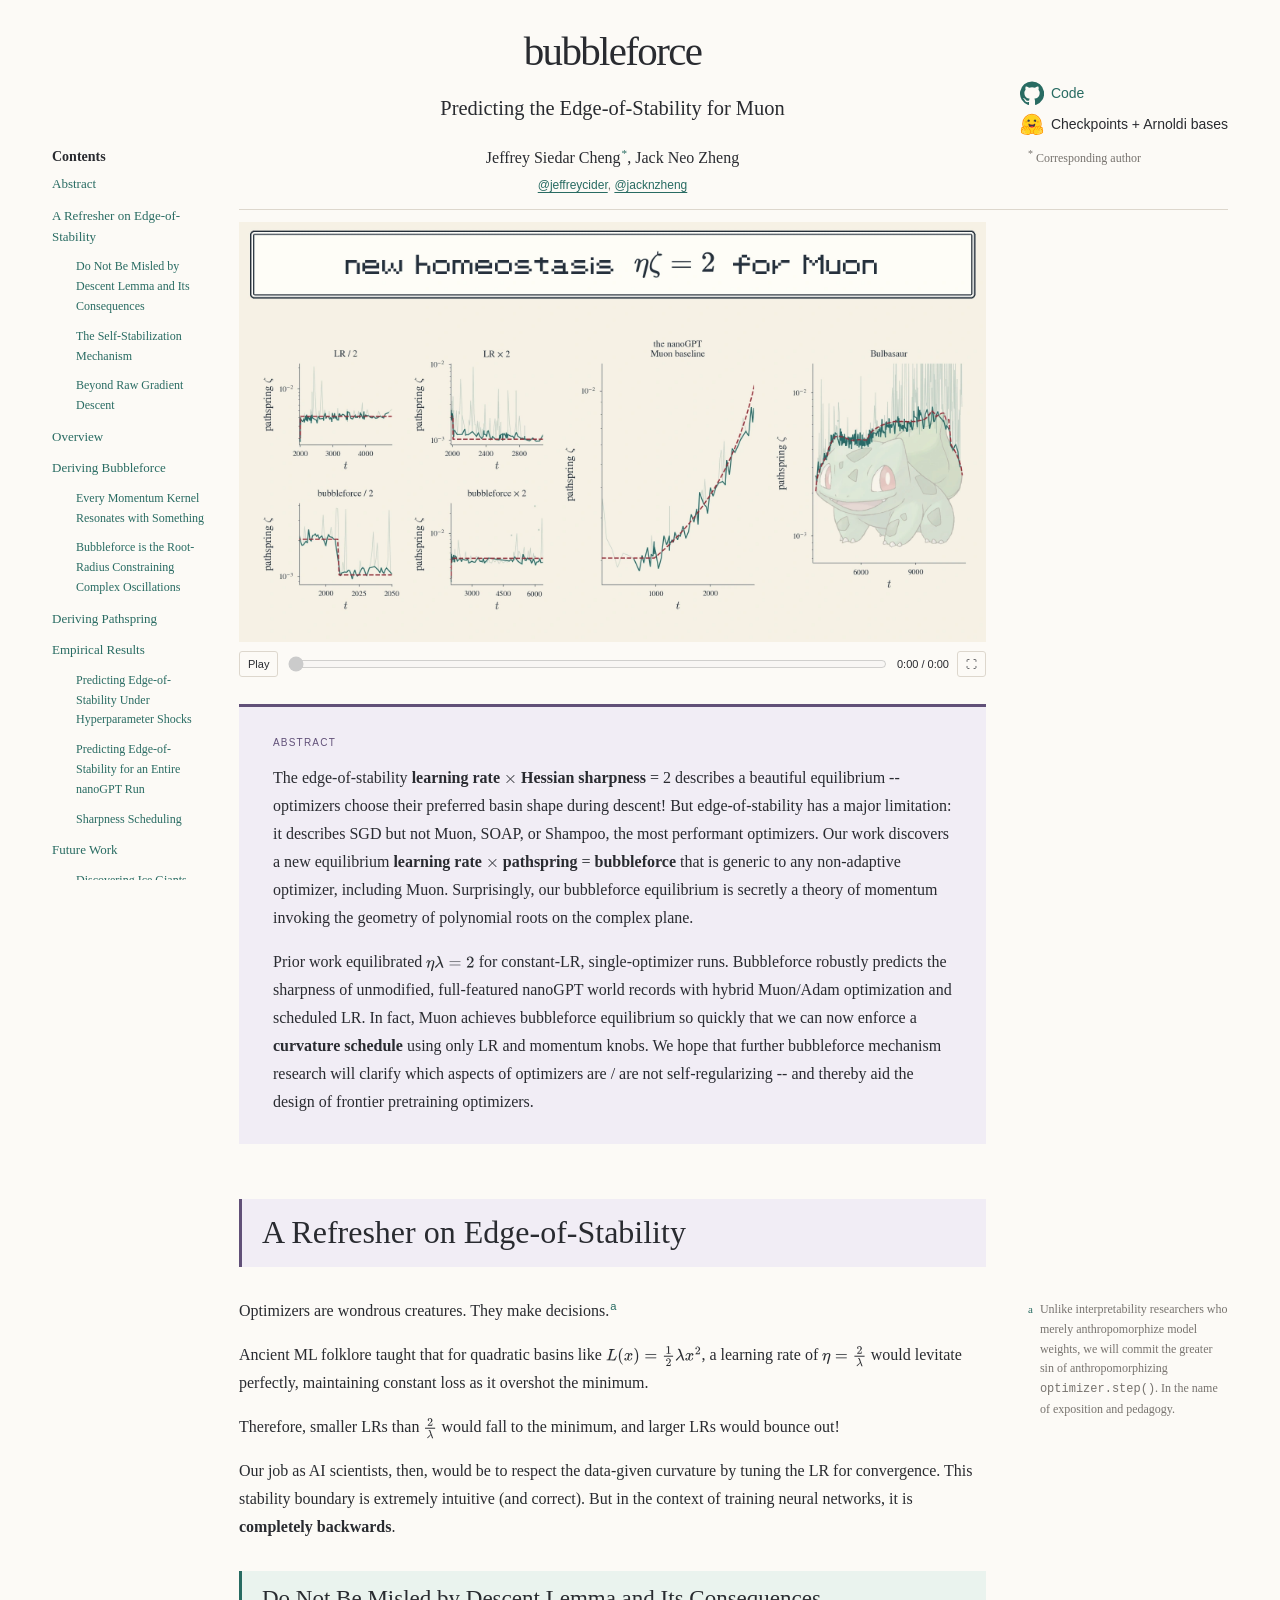
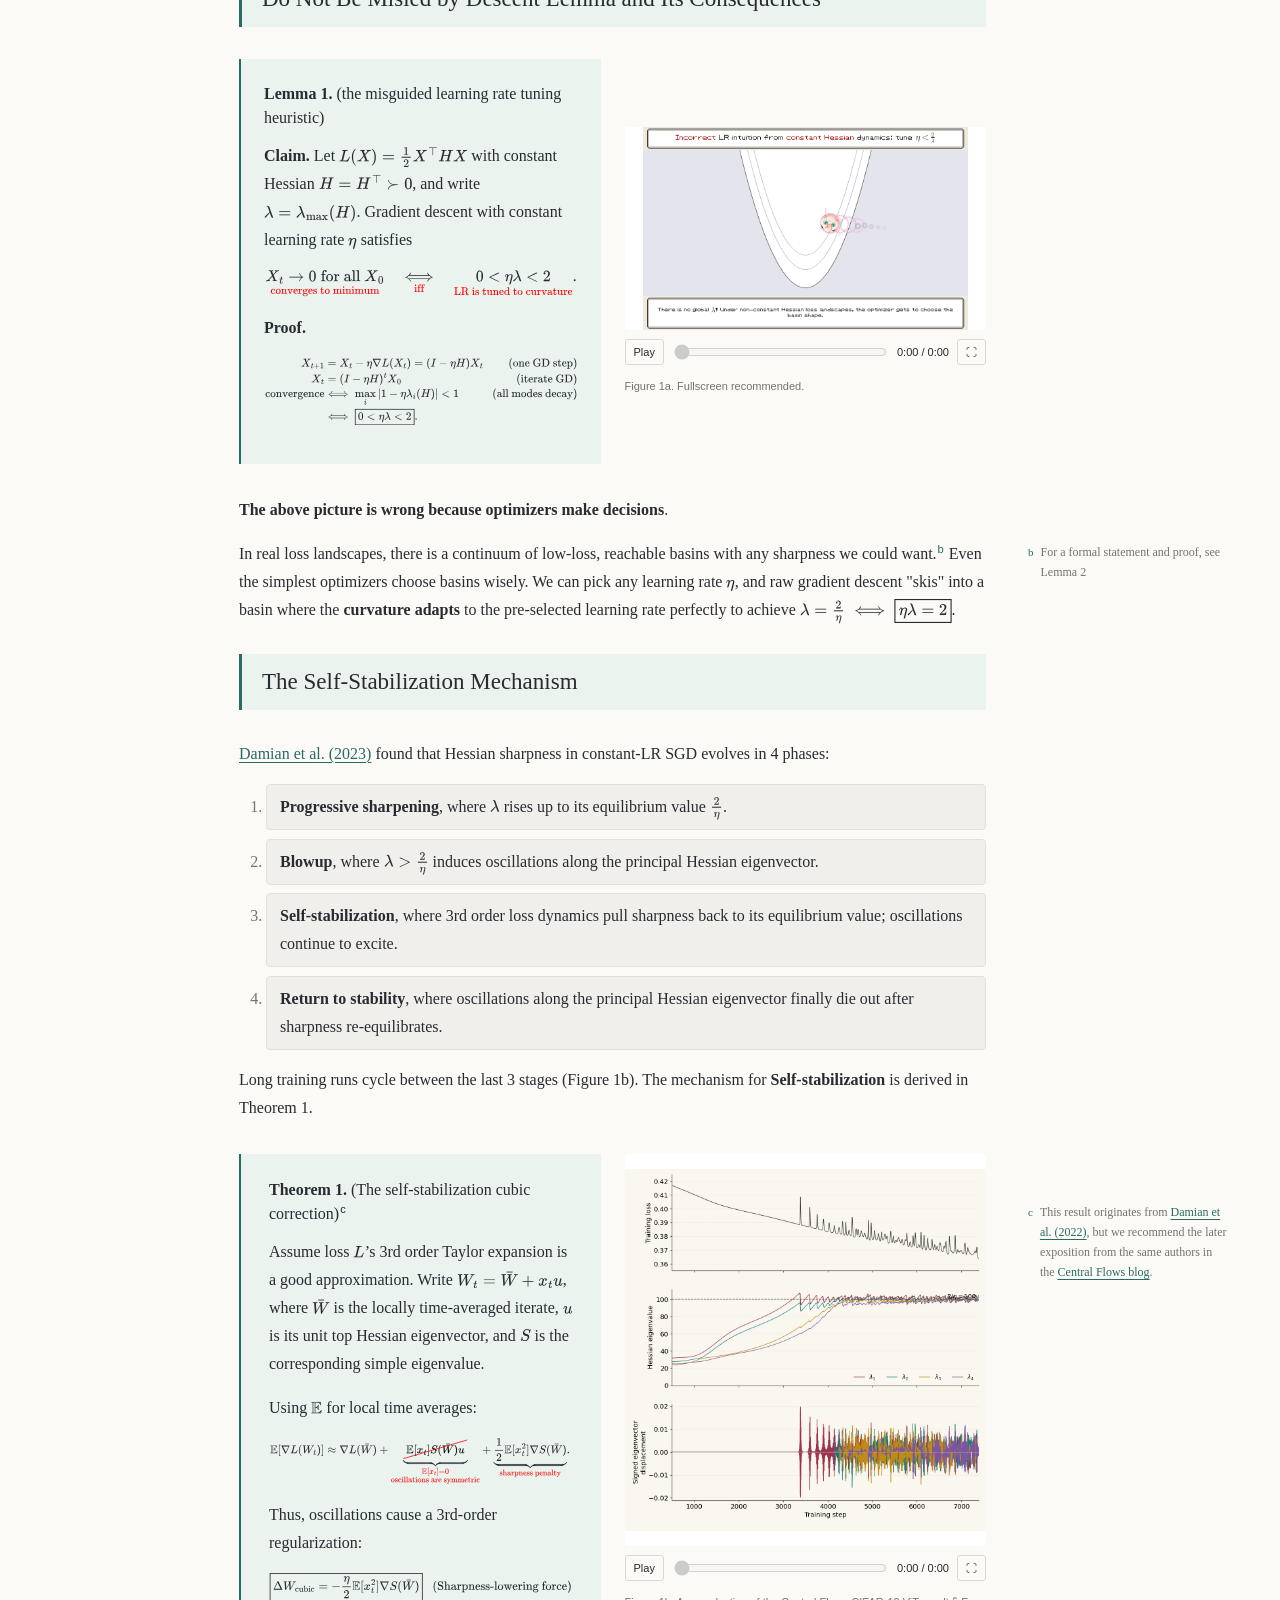
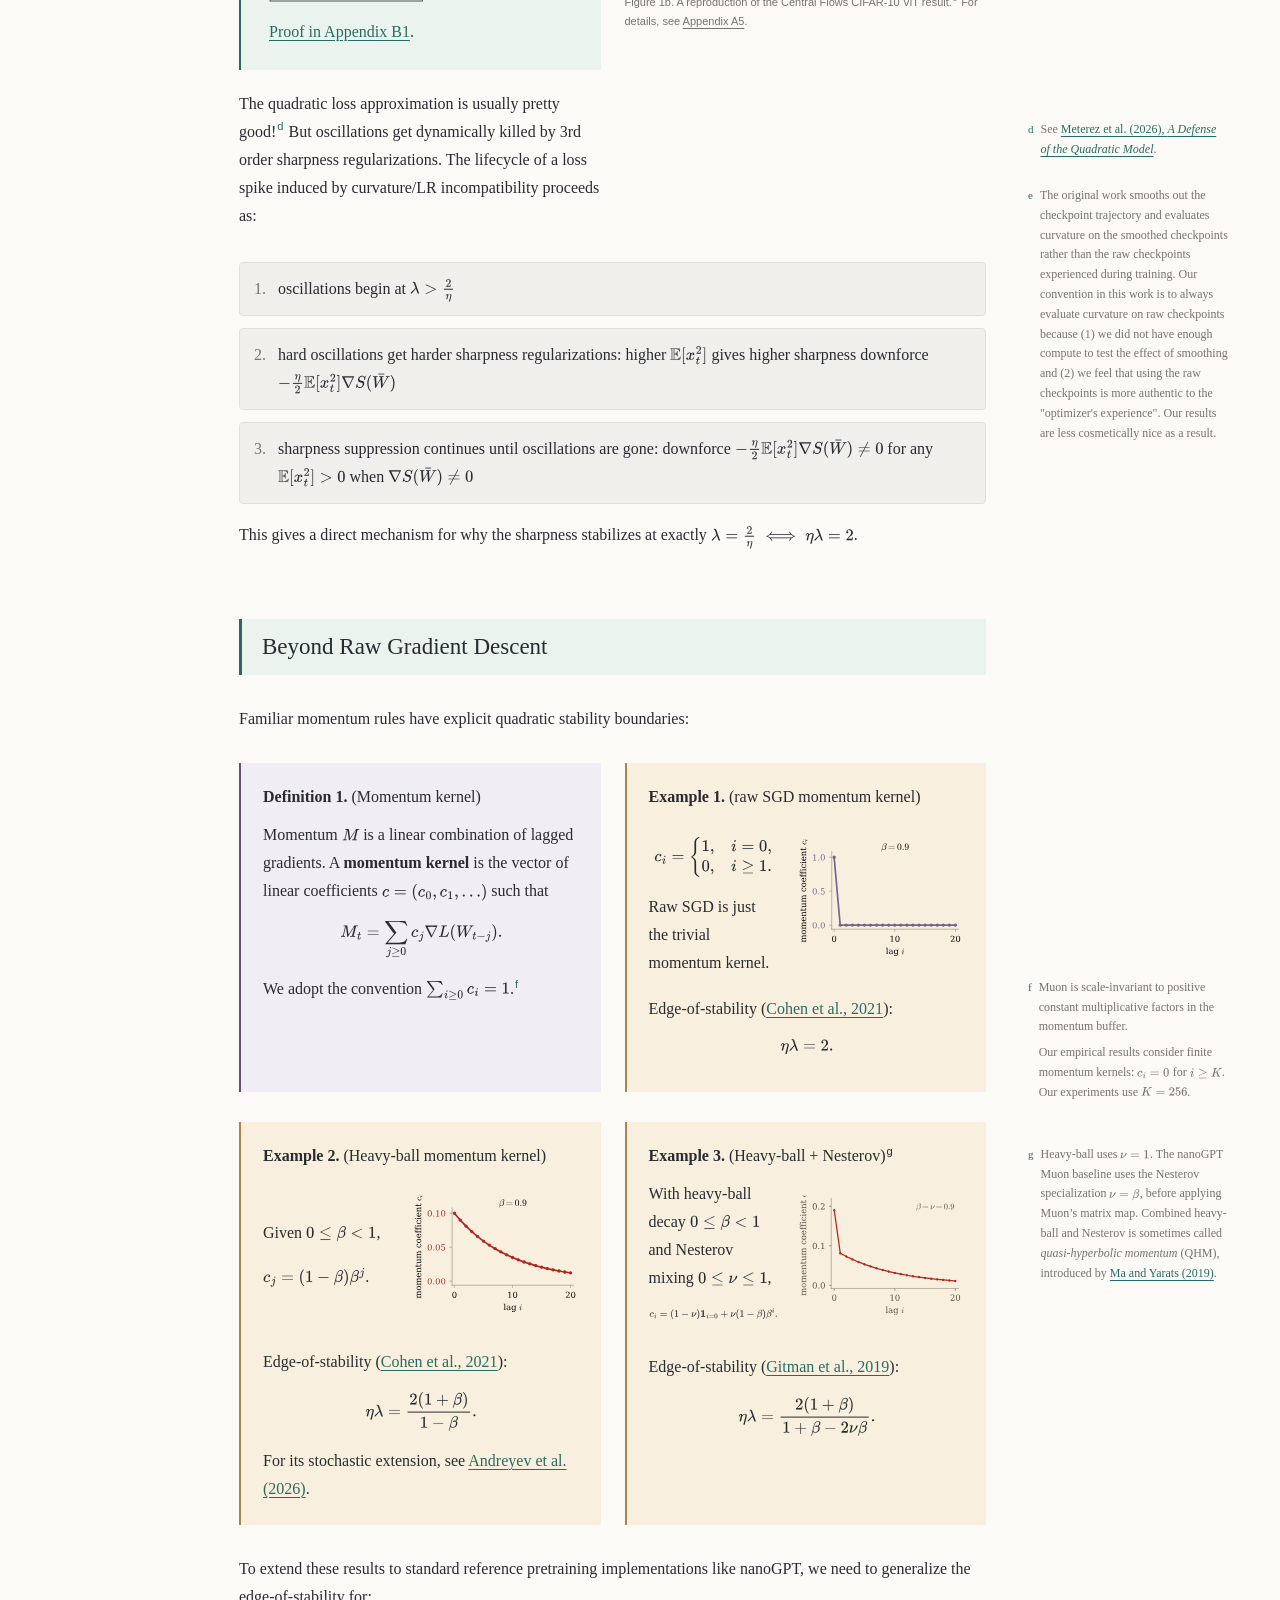
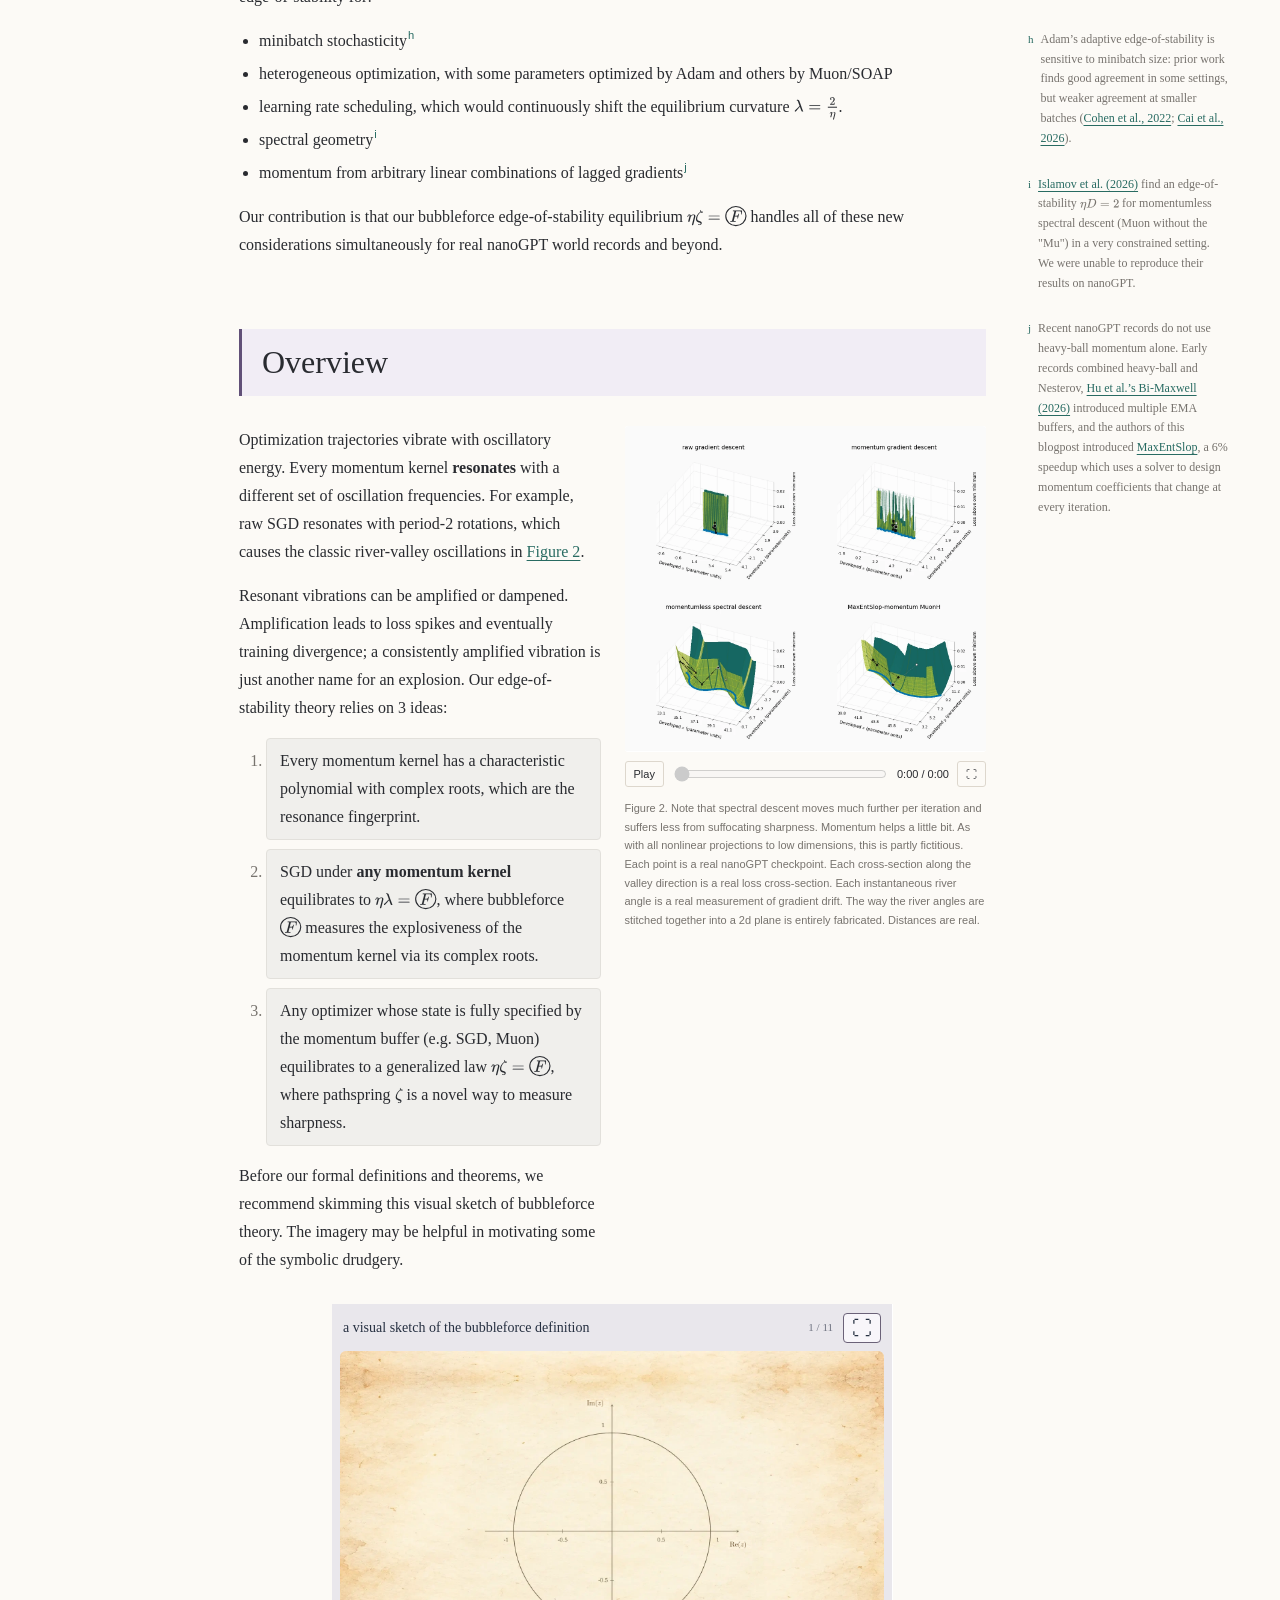
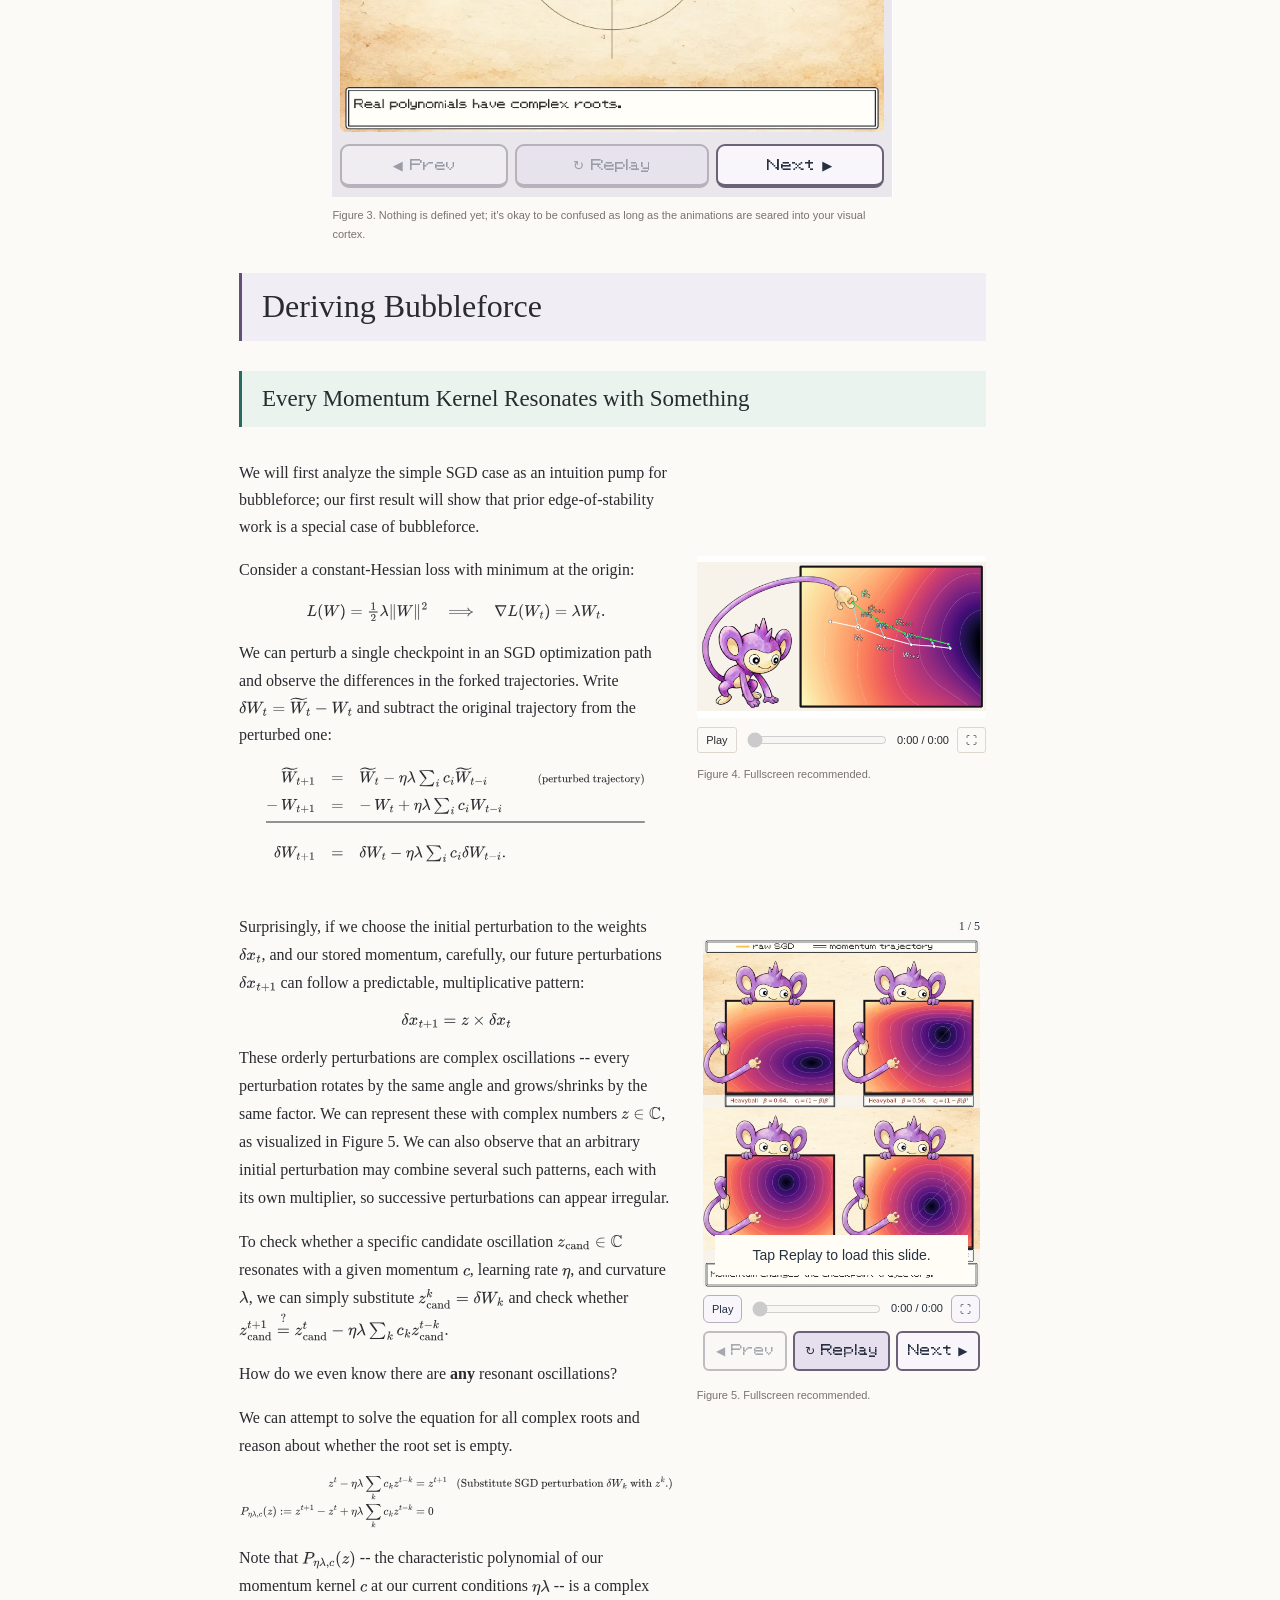
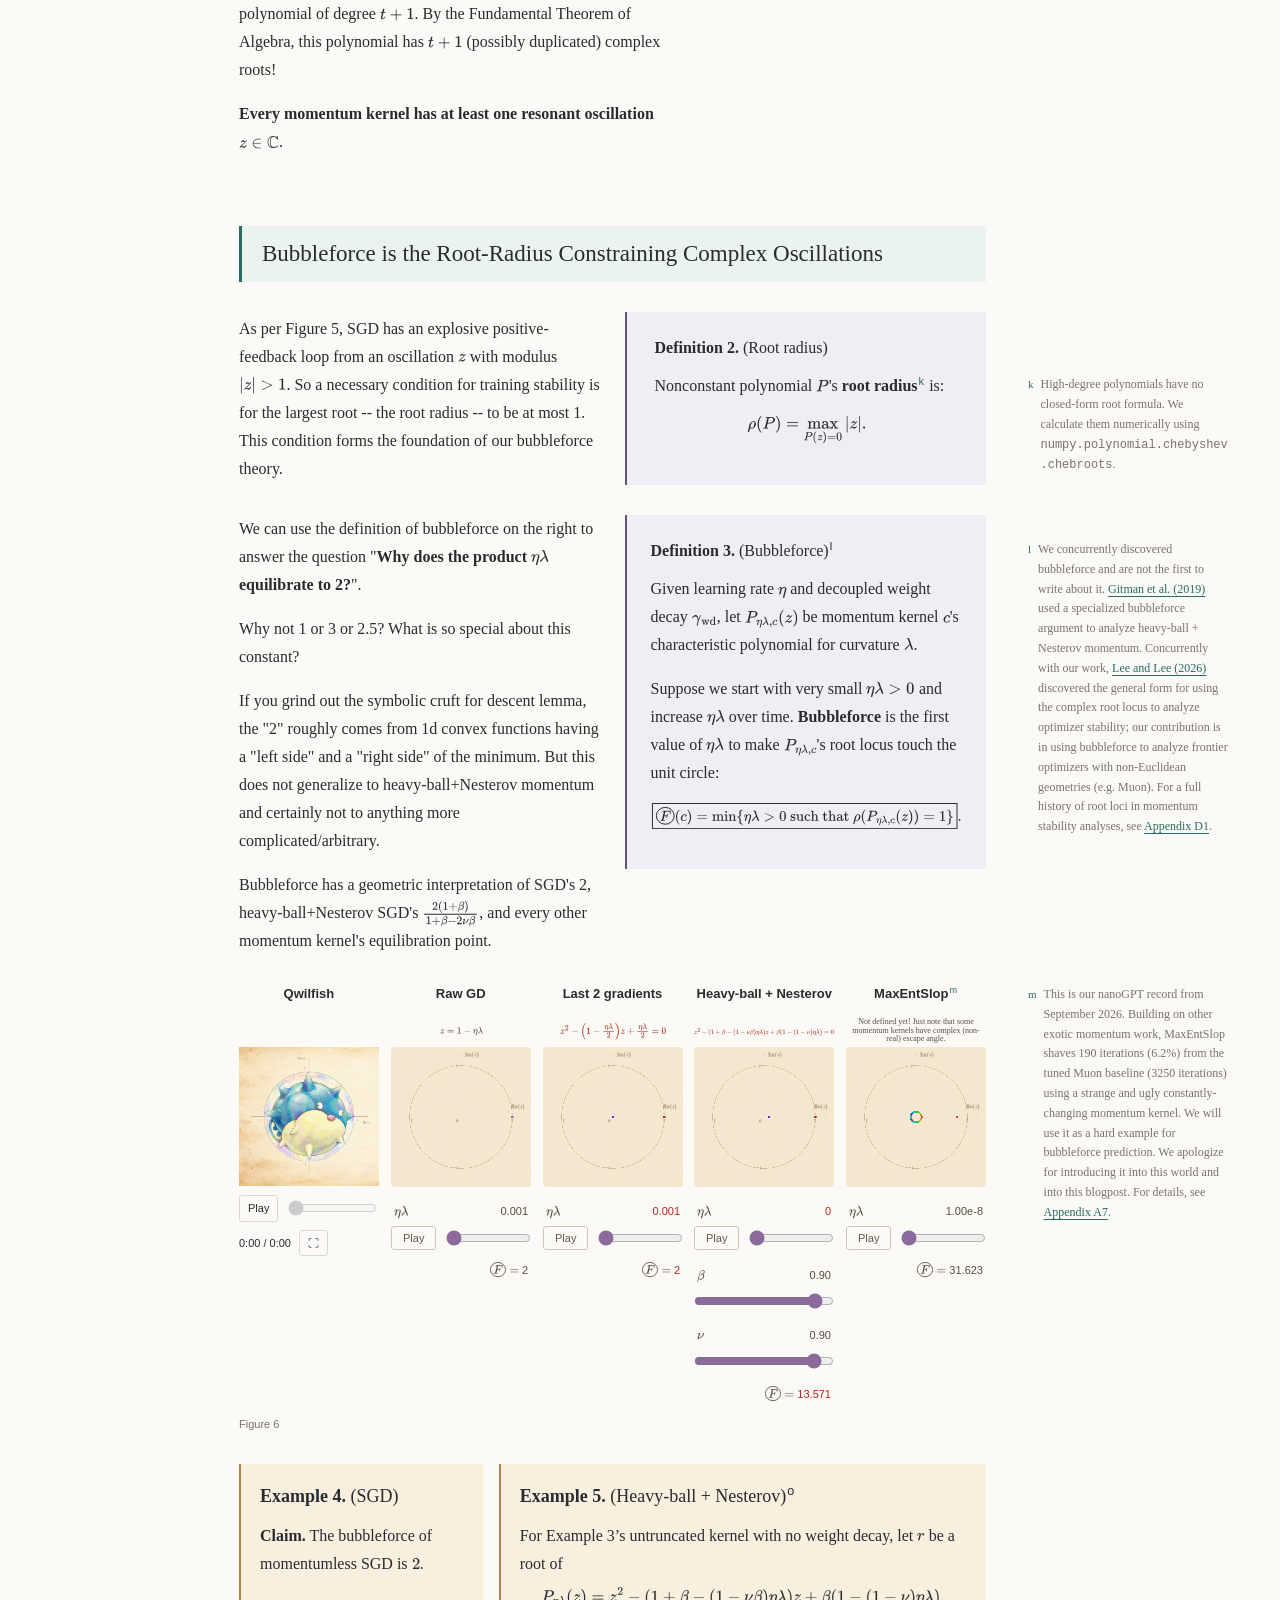
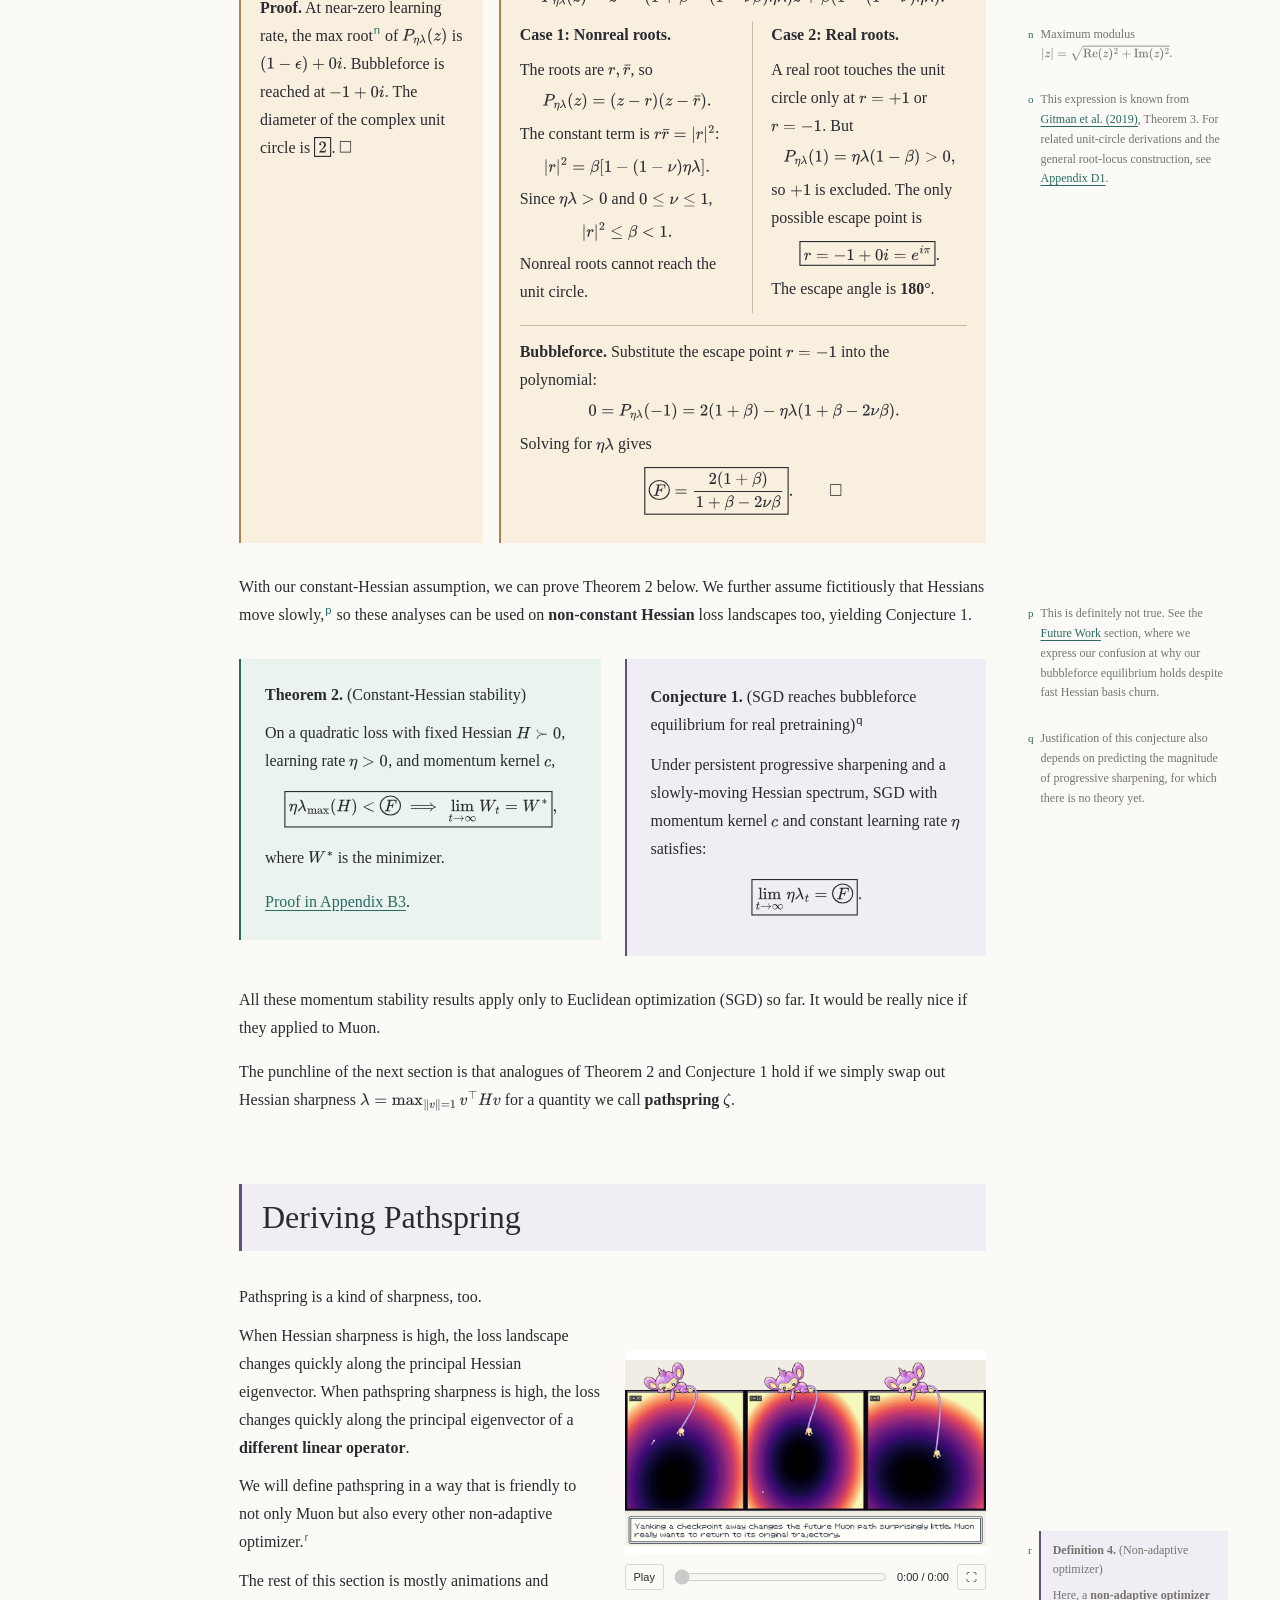
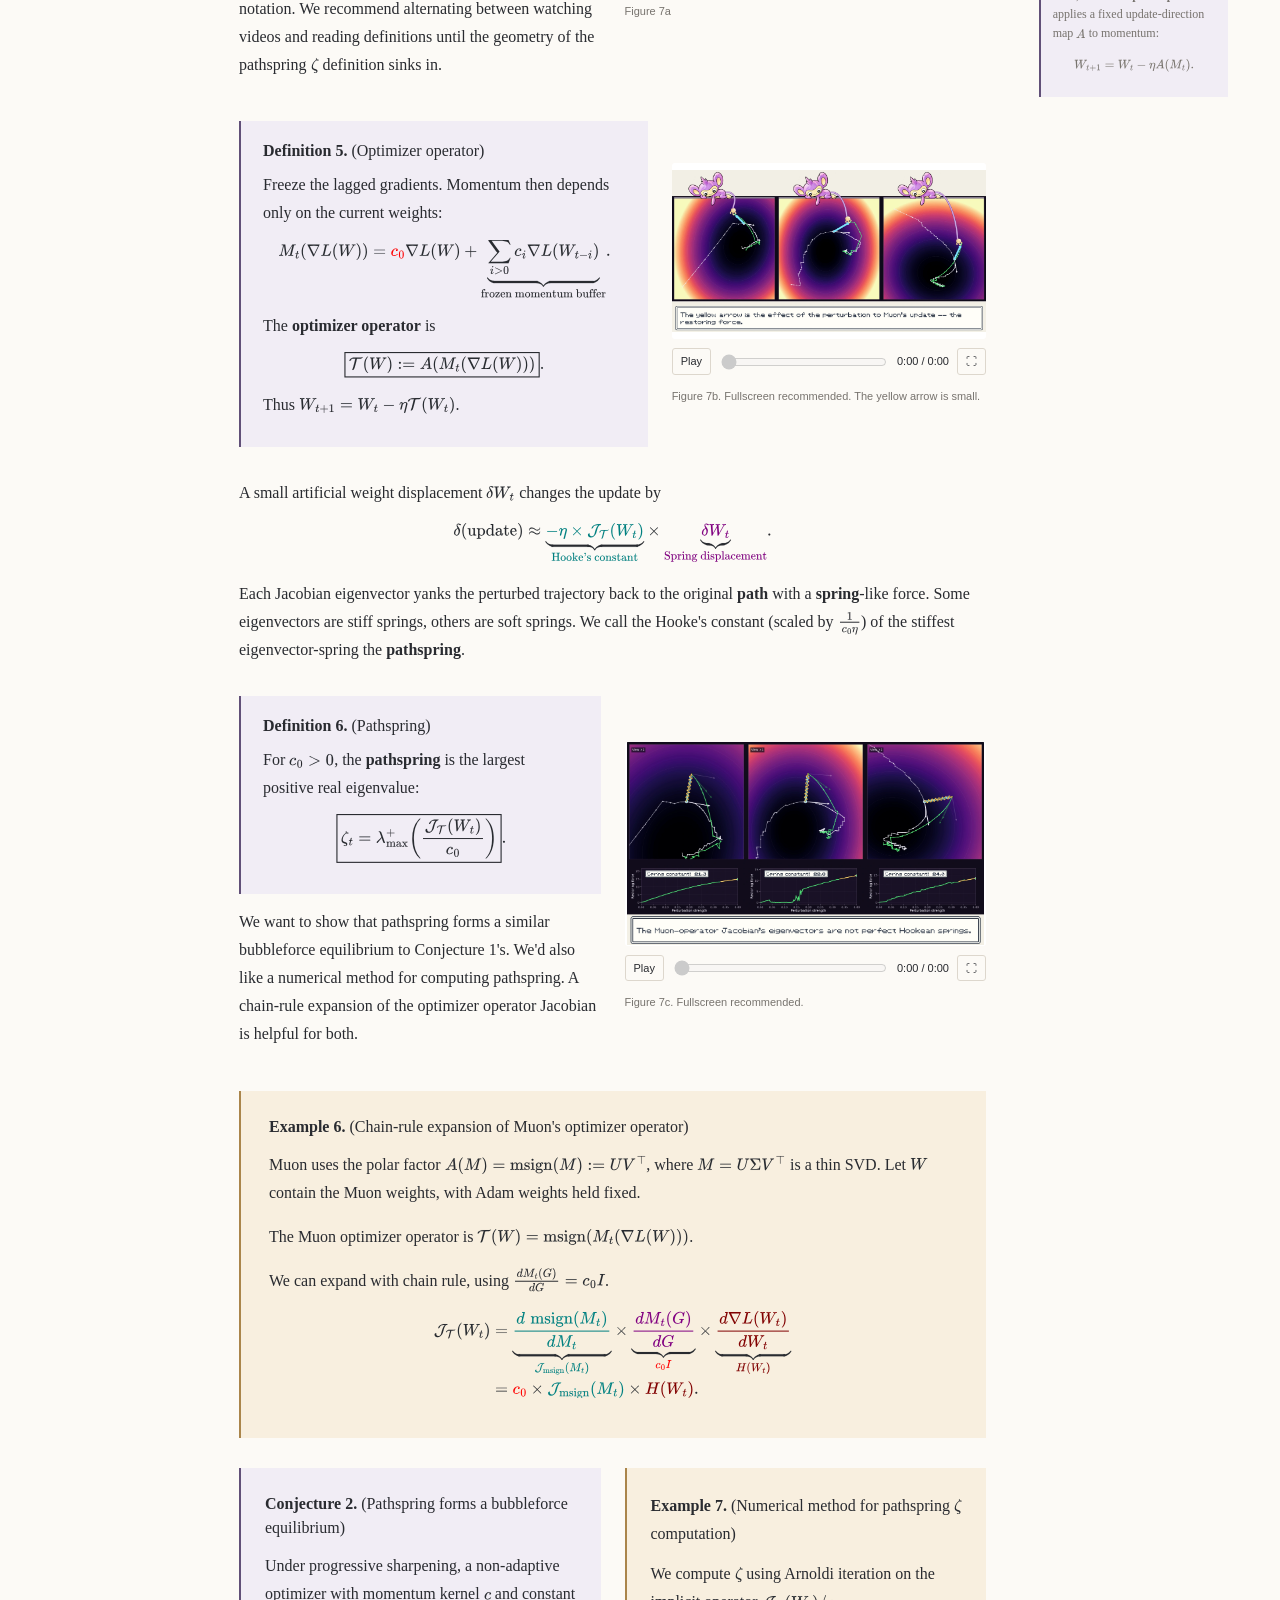
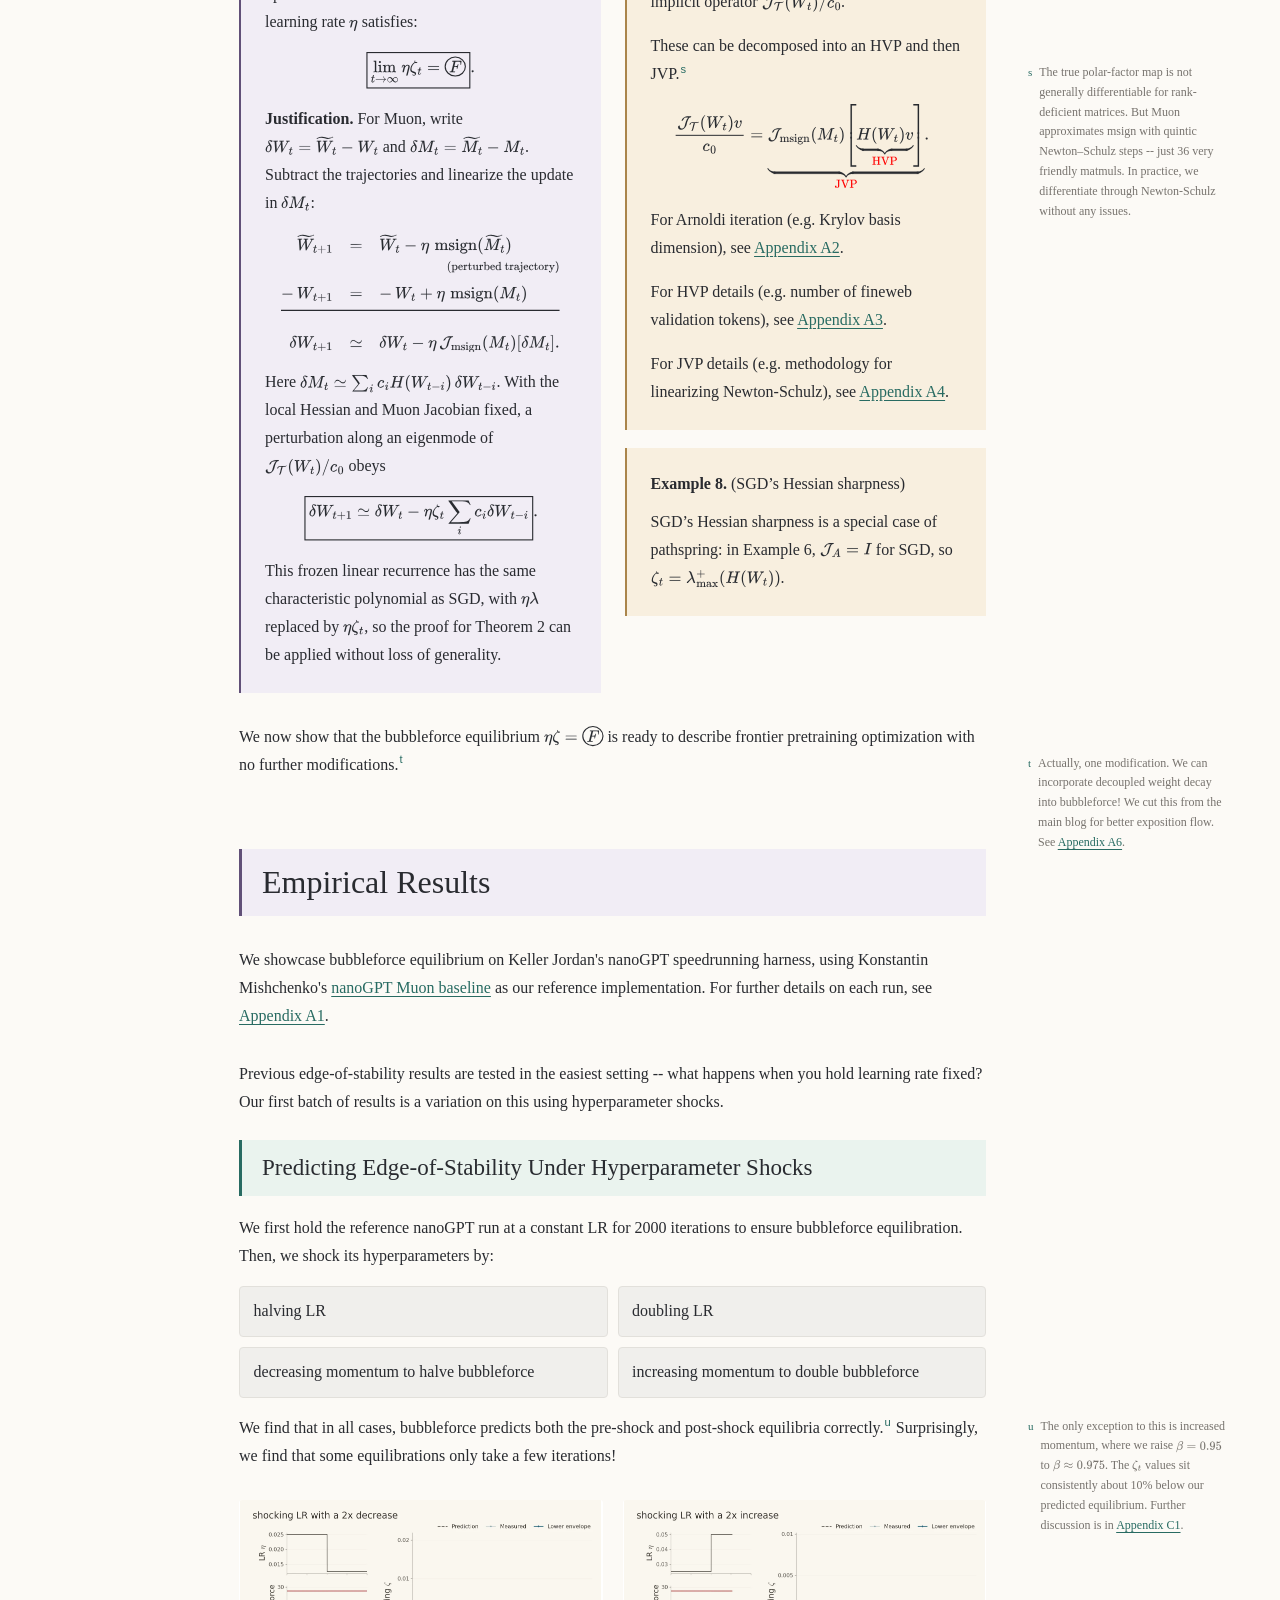
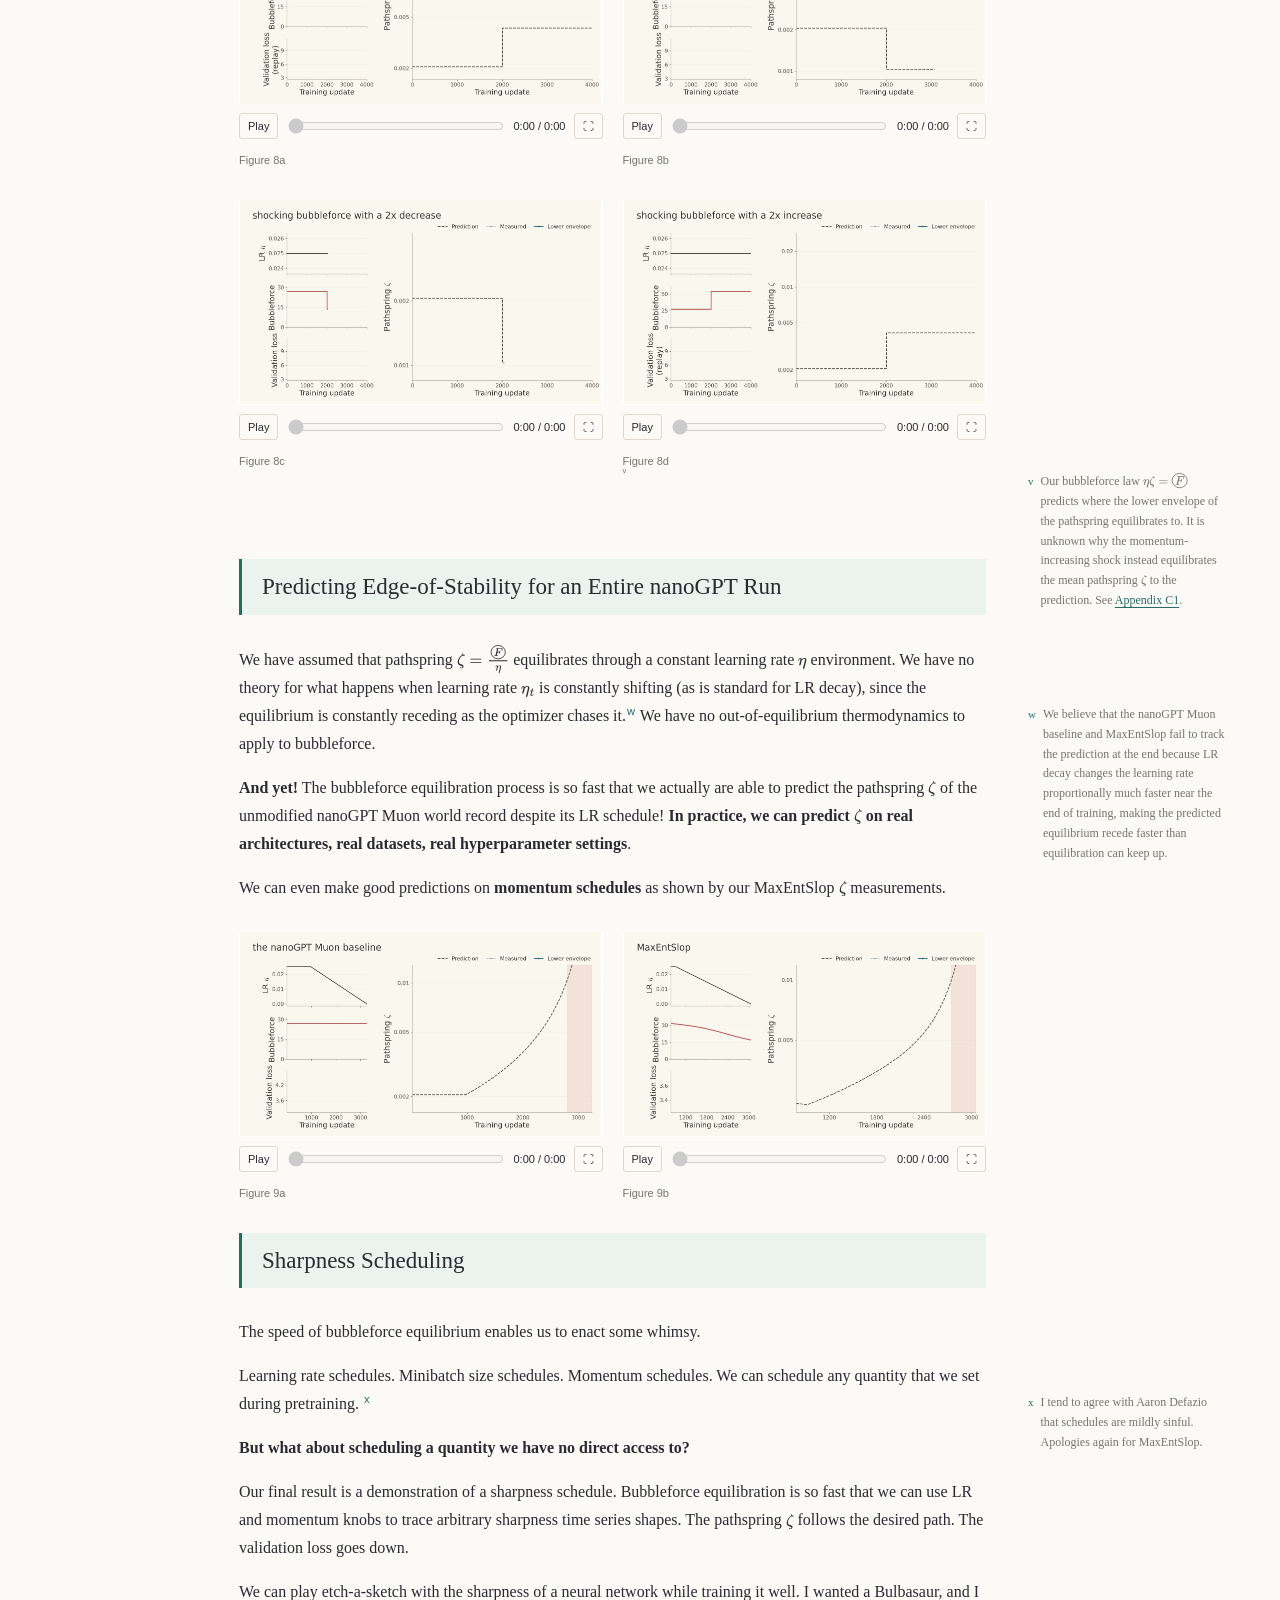
<file: posts/bubbleforce/index.html>
<!doctype html>
<html lang="en">
  <head>
    <meta charset="utf-8" />
    <meta content="width=device-width,initial-scale=1" name="viewport" />
    <meta
      content="bubbleforce — Jeffrey Siedar Cheng and Jack Neo Zheng on momentum, stability, and pathspring."
      name="description"
    />
    <title>bubbleforce: Predicting the Edge-of-Stability for Muon</title>
    <meta name="citation_title" content="bubbleforce: Predicting the Edge-of-Stability for Muon" />
    <meta name="citation_author" content="Jeffrey Siedar Cheng" />
    <meta name="citation_author" content="Jack Neo Zheng" />
    <meta name="citation_publication_date" content="2026" />
    <link rel="canonical" href="https://jeffreycider.github.io/posts/bubbleforce/" />
    <script type="application/ld+json">
      {
        "@context": "https://schema.org",
        "@type": "ScholarlyArticle",
        "@id": "https://jeffreycider.github.io/posts/bubbleforce/#article",
        "headline": "bubbleforce: Predicting the Edge-of-Stability for Muon",
        "url": "https://jeffreycider.github.io/posts/bubbleforce/",
        "inLanguage": "en",
        "author": [
          {
            "@type": "Person",
            "name": "Jeffrey Siedar Cheng",
            "sameAs": "https://scholar.google.com/citations?user=M8rllkcAAAAJ&hl=en"
          },
          {
            "@type": "Person",
            "name": "Jack Neo Zheng"
          }
        ]
      }
    </script>
    <link
      href="./favicon.png?v=pink-cyan-bubble6"
      rel="icon"
      type="image/png"
      sizes="64x64"
    />
    <link
      href="./favicon.svg?v=pink-cyan-bubble6"
      rel="icon"
      type="image/svg+xml"
      sizes="any"
    />
    <link href="./styles.css?v=still-tiled-a1-20261105" rel="stylesheet" />
    <script>
      window.MathJax = {
        loader: {
          paths: { mathjax: "./vendor/mathjax" },
          load: ["[tex]/enclose"],
        },
        tex: {
          packages: { "[+]": ["enclose"] },
          inlineMath: [
            ["$", "$"],
            ["\\(", "\\)"],
          ],
          displayMath: [
            ["$$", "$$"],
            ["\\[", "\\]"],
          ],
          processEscapes: true,
          macros: {
            script: ["\\mathcal{#1}", 1],
            bubbleforce: "\\mathord{\\enclose{circle}{F}}",
          },
        },
        svg: { fontCache: "global" },
        startup: { typeset: false },
      };
    </script>
    <script defer="" src="./vendor/mathjax/tex-svg.js"></script>
    <script defer="" src="reader.js?v=uranus-still3"></script>
  </head>
  <body>
    <main id="top">
      <nav aria-label="Table of contents" class="contents-rail">
        <strong>Contents</strong>
        <div id="contents-links">
          <a href="#abstract">Abstract</a
          ><a href="#heading-text-9515114f-58a2-4de6-8ab1-81e0f5251e71"
            >A Refresher on Edge-of-Stability</a
          ><a
            href="#heading-text-84718a60-5e1d-4a63-9e7e-cfe59e49741d"
            class="contents-subsection"
            >Do Not Be Misled by Descent Lemma and Its Consequences</a
          ><a
            href="#heading-text-839ff9dd-2f58-4145-b875-1f24e10a138d"
            class="contents-subsection"
            >The Self-Stabilization Mechanism</a
          ><a class="contents-subsection" href="#beyond-raw-gradient-descent"
            >Beyond Raw Gradient Descent</a
          ><a href="#bubbleforce">Overview</a
          ><a href="#heading-text-f4ac6807-8535-45a0-87c2-5e864e824eec"
            >Deriving Bubbleforce</a
          ><a
            href="#heading-text-278defdd-a231-4f93-9f94-23d192d2d495"
            class="contents-subsection"
            >Every Momentum Kernel Resonates with Something</a
          ><a href="#bubbleforce-root-radius" class="contents-subsection"
            >Bubbleforce is the Root-Radius Constraining Complex Oscillations</a
          ><a href="#pathspring">Deriving Pathspring</a
          ><a href="#results">Empirical Results</a
          ><a
            href="#predicting-hyperparameter-shocks"
            class="contents-subsection"
            >Predicting Edge-of-Stability Under Hyperparameter Shocks</a
          ><a href="#predicting-entire-run" class="contents-subsection"
            >Predicting Edge-of-Stability for an Entire nanoGPT Run</a
          ><a
            href="#heading-text-022772e9-04e1-4f6d-bd13-35da096f238e"
            class="contents-subsection"
            >Sharpness Scheduling</a
          ><a href="#heading-text-9fac017d-3b2d-43e3-9bfa-aefb3bd15521"
            >Future Work</a
          ><a href="#discovering-ice-giants" class="contents-subsection"
            >Discovering Ice Giants</a
          ><a href="#unsolved-mysteries" class="contents-subsection"
            >Unsolved Mysteries</a
          ><a href="#acknowledgements">Acknowledgements</a
          ><a href="#appendix">Appendix</a
          ><a href="#appendix-methods" class="contents-subsection"
            >A. Methods Details</a
          ><a href="#heading-runs-appendix-heading" class="contents-subsection"
            >A1. nanoGPT Implementation Details</a
          ><a
            href="#heading-arnoldi-appendix-heading"
            class="contents-subsection"
            >A2. Arnoldi Iteration Details</a
          ><a href="#heading-hvp-appendix-heading" class="contents-subsection"
            >A3. HVP Implementation Details</a
          ><a href="#heading-jvp-appendix-heading" class="contents-subsection"
            >A4. Optimizer JVP details</a
          ><a
            href="#heading-reproduction-appendix-heading"
            class="contents-subsection"
            >A5. Edge-of-Stability Reproduction Details</a
          ><a
            href="#heading-weight-decay-appendix-heading"
            class="contents-subsection"
            >A6. Decoupled Weight Decay</a
          ><a class="contents-subsection" href="#appendix-maxentslop"
            >A7. MaxEntSlop Momentum</a
          ><a href="#appendix-proofs" class="contents-subsection"
            >B. Proof Details</a
          ><a
            href="#heading-central-appendix-heading"
            class="contents-subsection"
            >B1. Proof of Theorem 1</a
          ><a href="#appendix-escape-path" class="contents-subsection"
            >B2. A Decreasing-Loss Escape Path</a
          ><a
            href="#heading-hessian-appendix-heading"
            class="contents-subsection"
            >B3. Proof of Theorem 2</a
          ><a href="#appendix-negative" class="contents-subsection"
            >C. Unexplained results</a
          ><a
            href="#heading-negative-momentum-heading"
            class="contents-subsection"
            >C1. Increased-Momentum Shock</a
          ><a
            href="#heading-negative-bulbasaur-heading"
            class="contents-subsection"
            >C2. Bulbasaur Lower Outline</a
          ><a href="#appendix-related" class="contents-subsection"
            >D. Related Work</a
          ><a
            href="#heading-influences-appendix-heading"
            class="contents-subsection"
            >D1. Selected Influences and Contemporary Work</a
          ><a href="#appendix-references" class="contents-subsection"
            >D2. References</a
          ><a href="#citation-heading">Citation</a>
        </div>
      </nav>
      <div class="manuscript-body">
        <header class="masthead">
          <div>
            <h1>
              <div
                class="text-block"
                data-text-style="paragraph"
                data-block="title"
              >
                <div class="rendered"><p>bubbleforce</p></div>
              </div>
            </h1>
            <p class="subtitle">Predicting the Edge-of-Stability for Muon</p>
            <div
              class="text-block authors"
              data-text-style="paragraph"
              data-block="authors"
            >
              <div class="rendered">
                <p>
                  Jeffrey Siedar Cheng<a href="#author-note">*</a>, Jack Neo
                  Zheng
                </p>
              </div>
            </div>
            <div
              class="text-block handles"
              data-text-style="paragraph"
              data-block="handles"
            >
              <div class="rendered">
                <p>
                  <a
                    href="https://x.com/jeffreycider"
                    target="_blank"
                    rel="noopener noreferrer"
                    >@jeffreycider</a
                  >,
                  <a
                    href="https://x.com/jacknzheng"
                    target="_blank"
                    rel="noopener noreferrer"
                    >@jacknzheng</a
                  >
                </p>
              </div>
            </div>
            <nav class="paper-links" aria-label="Project resources">
              <a href="https://github.com/jeffreycider/bubbleforce"
                ><svg viewBox="0 0 24 24" aria-hidden="true">
                  <path
                    fill="currentColor"
                    d="M12 .5a12 12 0 0 0-3.79 23.39c.6.11.82-.26.82-.58v-2.24c-3.34.73-4.04-1.42-4.04-1.42-.55-1.39-1.34-1.76-1.34-1.76-1.09-.75.08-.73.08-.73 1.21.09 1.85 1.24 1.85 1.24 1.07 1.84 2.81 1.31 3.5 1 .11-.78.42-1.31.76-1.61-2.67-.3-5.47-1.34-5.47-5.93 0-1.31.47-2.38 1.24-3.22-.12-.3-.54-1.52.12-3.18 0 0 1.01-.32 3.3 1.23a11.5 11.5 0 0 1 6 0c2.29-1.55 3.3-1.23 3.3-1.23.66 1.66.24 2.88.12 3.18.77.84 1.24 1.91 1.24 3.22 0 4.6-2.81 5.62-5.49 5.92.43.37.82 1.1.82 2.22v3.33c0 .32.22.7.83.58A12 12 0 0 0 12 .5Z"
                  /></svg
                ><span>Code</span></a
              ><a
                class="assets-link"
                href="https://huggingface.co/buckets/jacknzheng/bubbleforce"
                target="_blank"
                rel="noopener noreferrer"
                ><img
                  src="./media/huggingface-logo.svg"
                  width="24"
                  height="23"
                  alt="Hugging Face"
                /><span>Checkpoints + Arnoldi bases</span></a
              >
            </nav>
          </div>
          <aside class="margin-note" id="author-note">
            <div
              class="text-block"
              data-text-style="paragraph"
              data-block="author-note"
            >
              <div class="rendered">
                <p><sup>*</sup> Corresponding author</p>
              </div>
            </div>
          </aside>
        </header>
        <div class="manuscript-columns">
          <div class="paper-flow">
            <div
              class="asset-row abstract-row abstract-summary-row"
              data-row-id="row-0"
            >
              <figure class="abstract-art abstract-summary">
                <video
                  aria-label="Bubbleforce summary: SGD stability, Muon results, momentum roots, pathspring, and the equilibrium law."
                  muted=""
                  playsinline=""
                  poster="./media/bubbleforce-summary-20261103-poster.webp?v=homeostasis3"
                  preload="none"
                  src="./media/bubbleforce-summary-20261103.mp4?v=stability-math3"
                ></video>
              </figure>
              <section class="abstract" id="abstract">
                <div class="label">Abstract</div>
                <div
                  class="text-block"
                  data-text-style="paragraph"
                  data-block="abstract"
                >
                  <div class="rendered">
                    <p>
                      The edge-of-stability
                      <strong>learning rate</strong> $\times$
                      <strong>Hessian sharpness</strong> = 2 describes a
                      beautiful equilibrium -- optimizers choose their preferred
                      basin shape during descent! But edge-of-stability has a
                      major limitation: it describes SGD but not Muon, SOAP, or
                      Shampoo, the most performant optimizers. Our work
                      discovers a new equilibrium
                      <strong>learning rate</strong> $\times$
                      <strong>pathspring</strong> =
                      <strong>bubbleforce</strong> that is generic to any
                      non-adaptive optimizer, including Muon. Surprisingly, our
                      bubbleforce equilibrium is secretly a theory of momentum
                      invoking the geometry of polynomial roots on the complex
                      plane.
                    </p>
                    <p>
                      Prior work equilibrated $\eta\lambda=2$ for constant-LR,
                      single-optimizer runs. Bubbleforce robustly predicts the
                      sharpness of unmodified, full-featured nanoGPT world
                      records with hybrid Muon/Adam optimization and scheduled
                      LR. In fact, Muon achieves bubbleforce equilibrium so
                      quickly that we can now enforce a
                      <strong>curvature schedule</strong> using only LR and
                      momentum knobs. We hope that further bubbleforce mechanism
                      research will clarify which aspects of optimizers are /
                      are not self-regularizing -- and thereby aid the design of
                      frontier pretraining optimizers.
                    </p>
                  </div>
                </div>
              </section>
            </div>
            <div
              class="asset-row inserted-row"
              data-row-id="text-9515114f-58a2-4de6-8ab1-81e0f5251e71"
            >
              <div
                class="text-block"
                data-text-style="section"
                id="heading-text-9515114f-58a2-4de6-8ab1-81e0f5251e71"
                data-block="text-9515114f-58a2-4de6-8ab1-81e0f5251e71"
              >
                <div class="rendered">
                  <h2 class="heading-strip">
                    A Refresher on Edge-of-Stability
                  </h2>
                </div>
              </div>
            </div>
            <div
              class="asset-row inserted-row"
              data-row-id="text-7372ffc5-7dfa-4d08-8e80-72cb128bf8e7"
            >
              <div
                class="text-block"
                data-text-style="paragraph"
                data-block="text-7372ffc5-7dfa-4d08-8e80-72cb128bf8e7"
              >
                <div class="rendered">
                  <p>
                    Optimizers are wondrous creatures. They make decisions.<sup
                      class="footnote-ref"
                      id="footnote-ref-anthropomorphism"
                      ><a
                        aria-label="Footnote a"
                        href="#footnote-anthropomorphism"
                        >a</a
                      ></sup
                    >
                  </p>
                  <p>
                    Ancient ML folklore taught that for quadratic basins like
                    $L(x)=\frac{1}{2}\lambda x^2$, a learning rate of
                    $\eta=\frac{2}{\lambda}$ would levitate perfectly,
                    maintaining constant loss as it overshot the minimum.
                  </p>
                  <p>
                    Therefore, smaller LRs than $\frac{2}{\lambda}$ would fall
                    to the minimum, and larger LRs would bounce out!
                  </p>
                  <p>
                    Our job as AI scientists, then, would be to respect the
                    data-given curvature by tuning the LR for convergence. This
                    stability boundary is extremely intuitive (and correct). But
                    in the context of training neural networks, it is
                    <strong>completely backwards</strong>.
                  </p>
                </div>
              </div>
            </div>
            <div
              class="asset-row inserted-row"
              data-row-id="text-84718a60-5e1d-4a63-9e7e-cfe59e49741d"
            >
              <div
                class="text-block"
                data-text-style="subsection"
                id="heading-text-84718a60-5e1d-4a63-9e7e-cfe59e49741d"
                data-block="text-84718a60-5e1d-4a63-9e7e-cfe59e49741d"
              >
                <div class="rendered">
                  <h3 class="heading-strip">
                    Do Not Be Misled by Descent Lemma and Its Consequences
                  </h3>
                </div>
              </div>
            </div>
            <div class="asset-row" data-row-id="row-1">
              <div class="video-row">
                <div class="statement theorem heuristic-lemma">
                  <div class="statement-heading">
                    <strong>Lemma 1.</strong> (the misguided learning rate
                    tuning heuristic)
                  </div>
                  <div
                    class="text-block"
                    data-text-style="paragraph"
                    data-block="derivation"
                  >
                    <div class="rendered">
                      <p>
                        <strong>Claim.</strong> Let $L(X)=\tfrac12 X^\top HX$
                        with constant Hessian $H=H^\top\succ0$, and write
                        $\lambda=\lambda_{\max}(H)$. Gradient descent with
                        constant learning rate $\eta$ satisfies
                      </p>
                      <p>
                        $$\underset{\color{red}{\text{converges to minimum}}}{X_t\to0\;\text{for all }X_0}\quad\underset{\color{red}{\text{iff}}}{\Longleftrightarrow}\quad\underset{\color{red}{\text{LR is tuned to curvature}}}{0&lt;\eta\lambda&lt;2}.$$
                      </p>
                      <p>
                        <strong>Proof.</strong> $$\begin{align*}
                        X_{t+1}&amp;=X_t-\eta\nabla L(X_t)=(I-\eta H)X_t
                        \tag{one GD step}\\ X_t&amp;=(I-\eta H)^tX_0
                        \tag{iterate GD}\\
                        \text{convergence}&amp;\iff\max_i|1-\eta\lambda_i(H)|&lt;1
                        \tag{all modes decay}\\
                        &amp;\iff\boxed{0&lt;\eta\lambda&lt;2}. \end{align*}$$
                      </p>
                    </div>
                  </div>
                </div>
                <figure class="figure">
                  <video
                    aria-label="**Figure 1a · Jigglypuff.** A quadratic stability story."
                    muted=""
                    playsinline=""
                    poster="./media/jigglypuff-r105-poster.png"
                    preload="none"
                  >
                    <source
                      src="./media/jigglypuff-r105.mp4"
                      type="video/mp4"
                    />
                  </video>
                  <div class="caption">Figure 1a. Fullscreen recommended.</div>
                </figure>
              </div>
            </div>
            <div
              class="asset-row inserted-row"
              data-row-id="text-5f1899c2-b7d2-4b49-9338-fe8701fed64a"
            >
              <div
                class="text-block"
                data-text-style="paragraph"
                data-block="text-5f1899c2-b7d2-4b49-9338-fe8701fed64a"
              >
                <div class="rendered">
                  <p>
                    <strong
                      >The above picture is wrong because optimizers make
                      decisions</strong
                    >.
                  </p>
                  <p>
                    In real loss landscapes, there is a continuum of low-loss,
                    reachable basins with any sharpness we could want.<sup
                      class="footnote-ref"
                      id="footnote-ref-1"
                      ><a aria-label="Footnote b" href="#footnote-1">b</a></sup
                    >
                    Even the simplest optimizers choose basins wisely. We can
                    pick any learning rate $\eta$, and raw gradient descent
                    "skis" into a basin where the
                    <strong>curvature adapts</strong> to the pre-selected
                    learning rate perfectly to achieve $\lambda=\frac{2}{\eta}
                    \iff \boxed{\eta\lambda=2}$.
                  </p>
                </div>
              </div>
            </div>
            <div class="asset-row" data-row-id="row-2"></div>
            <div
              class="asset-row inserted-row"
              data-row-id="text-839ff9dd-2f58-4145-b875-1f24e10a138d"
            >
              <div
                class="text-block"
                data-text-style="subsection"
                id="heading-text-839ff9dd-2f58-4145-b875-1f24e10a138d"
                data-block="text-839ff9dd-2f58-4145-b875-1f24e10a138d"
              >
                <div class="rendered">
                  <h3 class="heading-strip">
                    The Self-Stabilization Mechanism
                  </h3>
                </div>
              </div>
            </div>
            <div
              class="asset-row inserted-row"
              data-row-id="text-11c24a3c-5e91-4412-b756-85217202e178"
            >
              <div
                class="text-block"
                data-text-style="paragraph"
                data-block="text-11c24a3c-5e91-4412-b756-85217202e178"
              >
                <div class="rendered">
                  <p>
                    <a href="#ref-damian2022">Damian et al. (2023)</a> found
                    that Hessian sharpness in constant-LR SGD evolves in 4
                    phases:
                  </p>
                  <ol>
                    <li>
                      <strong>Progressive sharpening</strong>, where $\lambda$
                      rises up to its equilibrium value $\frac{2}{\eta}$.
                    </li>
                    <li>
                      <strong>Blowup</strong>, where $\lambda &gt;
                      \frac{2}{\eta}$ induces oscillations along the principal
                      Hessian eigenvector.
                    </li>
                    <li>
                      <strong>Self-stabilization</strong>, where 3rd order loss
                      dynamics pull sharpness back to its equilibrium value;
                      oscillations continue to excite.
                    </li>
                    <li>
                      <strong>Return to stability</strong>, where oscillations
                      along the principal Hessian eigenvector finally die out
                      after sharpness re-equilibrates.
                    </li>
                  </ol>
                  <p>
                    Long training runs cycle between the last 3 stages (Figure
                    1b). The mechanism for
                    <strong>Self-stabilization</strong> is derived in Theorem 1.
                  </p>
                </div>
              </div>
            </div>
            <div class="asset-row" data-row-id="row-3">
              <div class="video-row central-flows-row">
                <div class="central-flows-text">
                  <section class="statement theorem" id="central-flows-theorem">
                    <div class="statement-heading">
                      <strong>Theorem 1.</strong> (<a href="#ref-damian2022"
                        >The self-stabilization cubic correction</a
                      >)<sup class="footnote-ref" id="footnote-ref-2"
                        ><a aria-label="Footnote c" href="#footnote-2"
                          >c</a
                        ></sup
                      >
                    </div>
                    <div
                      class="text-block"
                      data-text-style="paragraph"
                      data-block="central_theorem"
                    >
                      <div class="rendered">
                        <p>
                          Assume loss $L$’s 3rd order Taylor expansion is a good
                          approximation. Write $W_t=\bar W+x_tu$, where $\bar W$
                          is the locally time-averaged iterate, $u$ is its unit
                          top Hessian eigenvector, and $S$ is the corresponding
                          simple eigenvalue.
                        </p>
                        <p>Using $\mathbb E$ for local time averages:</p>
                        <p>
                          $$\mathbb E[\nabla L(W_t)]\approx\nabla L(\bar
                          W)+\underbrace{{\color{red}\enclose{updiagonalstrike}{{\color{black}\mathbb
                          E[x_t]S(\bar W)u}}}}_{\color{red}{\substack{\mathbb
                          E[x_t]=0\\\text{oscillations are symmetric}}}}+\underbrace{\frac12\mathbb
                          E[x_t^2]\nabla S(\bar W)}_{\color{red}{\text{sharpness penalty}}}.$$
                        </p>
                        <p>
                          Thus, oscillations cause a 3rd-order regularization:
                        </p>
                        <p>
                          $$\boxed{\Delta
                          W_{\mathrm{cubic}}=-\frac{\eta}{2}\mathbb
                          E[x_t^2]\nabla S(\bar W)}\tag{Sharpness-lowering force}$$
                        </p>
                        <p>
                          <a href="#appendix-central-flows"
                            >Proof in Appendix B1</a
                          >.
                        </p>
                      </div>
                    </div>
                  </section>
                  <div
                    class="text-block"
                    data-block="central-flows-commentary"
                    data-text-style="paragraph"
                  >
                    <div class="rendered">
                      <p>
                        The quadratic loss approximation is usually pretty
                        good!<sup
                          class="footnote-ref"
                          id="footnote-ref-quadratic"
                          ><a aria-label="Footnote d" href="#footnote-quadratic"
                            >d</a
                          ></sup
                        >
                        But oscillations get dynamically killed by 3rd order
                        sharpness regularizations. The lifecycle of a loss spike
                        induced by curvature/LR incompatibility proceeds as:
                      </p>
                    </div>
                  </div>
                </div>
                <figure class="figure">
                  <video
                    aria-label="Figure 1b. CIFAR-10 gradient descent on 40,000 training images: loss, four leading Hessian eigenvalues, and sign-aligned eigenvector displacements, zooming out through step 7,389."
                    muted=""
                    playsinline=""
                    poster="./media/central-flows-summary-poster.webp?v=clean-7389"
                    preload="none"
                  >
                    <source
                      src="./media/central-flows-summary.mp4?v=clean-7389"
                      type="video/mp4"
                    />
                  </video>
                  <div
                    class="caption text-block"
                    data-text-style="paragraph"
                    data-block="figure-2a-caption"
                  >
                    <div class="rendered">
                      <p>
                        Figure 1b. A reproduction of the Central Flows CIFAR-10
                        ViT result.<sup class="footnote-ref" id="footnote-ref-3"
                          ><a aria-label="Footnote e" href="#footnote-3"
                            >e</a
                          ></sup
                        >
                        For details, see
                        <a href="#appendix-reproduction">Appendix A5</a>.
                      </p>
                    </div>
                  </div>
                </figure>
              </div>
            </div>
            <div class="asset-row" data-row-id="row-central-flows-mechanism">
              <div
                class="text-block"
                data-block="central-flows-mechanism"
                data-text-style="paragraph"
              >
                <div class="rendered">
                  <ol class="tiled-enumeration">
                    <li>oscillations begin at $\lambda &gt; \frac{2}{\eta}$</li>
                    <li>
                      hard oscillations get harder sharpness regularizations:
                      higher $\mathbb E[x_t^2]$ gives higher sharpness downforce
                      $-\frac{\eta}{2}\mathbb E[x_t^2]\nabla S(\bar W)$
                    </li>
                    <li>
                      sharpness suppression continues until oscillations are
                      gone: downforce $-\frac{\eta}{2}\mathbb E[x_t^2]\nabla
                      S(\bar W)\ne0$ for any $\mathbb E[x_t^2]&gt;0$ when
                      $\nabla S(\bar W)\ne0$
                    </li>
                  </ol>
                  <p>
                    This gives a direct mechanism for why the sharpness
                    stabilizes at exactly $\lambda = \frac{2}{\eta} \iff
                    \eta\lambda=2$.
                  </p>
                </div>
              </div>
            </div>
            <div
              class="asset-row"
              data-row-id="row-beyond-raw-gradient-descent"
            >
              <header class="section-head" id="beyond-raw-gradient-descent">
                <h3 class="heading-strip">Beyond Raw Gradient Descent</h3>
              </header>
            </div>
            <div class="asset-row" data-row-id="row-momentum-boundaries-intro">
              <div
                class="text-block"
                data-block="momentum-boundaries-intro"
                data-text-style="paragraph"
              >
                <div class="rendered">
                  <p>
                    <span
                      >Familiar momentum rules have explicit quadratic stability
                      boundaries:</span
                    >
                  </p>
                </div>
              </div>
            </div>
            <div class="asset-row" data-row-id="row-6">
              <div class="momentum-example-pair">
                <section class="statement definition">
                  <div class="statement-heading">
                    <strong>Definition 1.</strong> (Momentum kernel)
                  </div>
                  <div
                    class="text-block"
                    data-text-style="paragraph"
                    data-block="momentum_definition"
                  >
                    <div class="rendered">
                      <p>
                        Momentum $M$ is a linear combination of lagged
                        gradients. A <strong>momentum kernel</strong> is the
                        vector of linear coefficients $c=(c_0,c_1,\ldots)$ such
                        that
                      </p>
                      <p>$$M_t=\sum_{j\ge0}c_j\nabla L(W_{t-j}).$$</p>
                      <p>
                        <span>We adopt the convention $\sum_{i\ge0}c_i=1$.</span
                        ><sup class="footnote-ref" id="footnote-ref-4"
                          ><a aria-label="Footnote f" href="#footnote-4"
                            >f</a
                          ></sup
                        >
                      </p>
                    </div>
                  </div>
                </section>
                <section class="statement example">
                  <div class="statement-heading">
                    <strong>Example 1.</strong> (raw SGD momentum kernel)
                  </div>
                  <div class="kernel-example-layout">
                    <div
                      class="text-block"
                      data-text-style="paragraph"
                      data-block="kernel-sgd"
                    >
                      <div class="rendered">
                        <p>
                          $$c_i=\begin{cases}1,&amp;i=0,\\0,&amp;i\ge1.\end{cases}$$
                        </p>
                        <p>Raw SGD is just the trivial momentum kernel.</p>
                      </div>
                    </div>
                    <img
                      alt="SGD momentum kernel: coefficient one at rank zero and zero thereafter."
                      class="kernel-mini-plot"
                      loading="lazy"
                      src="./figures/kernel-sgd-v14.svg?v=math-axes1"
                    />
                  </div>
                  <div
                    class="text-block kernel-stability"
                    data-block="kernel-sgd-stability"
                    data-text-style="paragraph"
                  >
                    <div class="rendered">
                      <p>
                        Edge-of-stability (<a href="#ref-cohen2021"
                          >Cohen et al., 2021</a
                        >):
                      </p>
                      <p>$$\eta\lambda=2.$$</p>
                    </div>
                  </div>
                </section>
              </div>
            </div>
            <div class="asset-row" data-row-id="row-qhm-kernel">
              <div class="momentum-example-pair">
                <section class="statement example">
                  <div class="statement-heading">
                    <strong>Example 2.</strong> (Heavy-ball momentum kernel)
                  </div>
                  <div class="kernel-example-layout">
                    <div
                      class="text-block"
                      data-text-style="paragraph"
                      data-block="kernel-heavyball"
                    >
                      <div class="rendered">
                        <p>Given $0\le\beta&lt;1$,</p>
                        <p><span>$c_j=(1-\beta)\beta^j$</span>.</p>
                      </div>
                    </div>
                    <img
                      alt="Heavyball momentum kernel with beta 0.9: exponentially decreasing coefficients."
                      class="kernel-mini-plot"
                      loading="lazy"
                      src="./figures/kernel-heavyball-v14.svg?v=math-axes1"
                    />
                  </div>
                  <div
                    class="text-block kernel-stability"
                    data-block="kernel-heavyball-stability"
                    data-text-style="paragraph"
                  >
                    <div class="rendered">
                      <p>
                        Edge-of-stability (<a href="#ref-cohen2021"
                          >Cohen et al., 2021</a
                        >):
                      </p>
                      <p>
                        <span>$$\eta\lambda=\frac{2(1+\beta)}{1-\beta}.$$</span>
                      </p>
                      <p>
                        For its stochastic extension, see
                        <a href="#ref-andreyev2026">Andreyev et al. (2026)</a>.
                      </p>
                    </div>
                  </div>
                </section>
                <section class="statement example" id="example-qhm">
                  <div class="statement-heading">
                    <strong>Example 3.</strong> (Heavy-ball + Nesterov)<sup
                      class="footnote-ref"
                      id="footnote-ref-qhm"
                      ><a aria-label="Footnote g" href="#footnote-qhm"
                        >g</a
                      ></sup
                    >
                  </div>
                  <div class="kernel-example-layout">
                    <div
                      class="text-block"
                      data-block="kernel-qhm"
                      data-text-style="paragraph"
                    >
                      <div class="rendered">
                        <p>
                          With heavy-ball decay $0\le\beta&lt;1$ and Nesterov
                          mixing $0\le\nu\le1$,
                        </p>
                        <p>
                          <span
                            >$$c_i=(1-\nu)\mathbf{1}_{i=0}+\nu(1-\beta)\beta^i.$$</span
                          >
                        </p>
                      </div>
                    </div>
                    <img
                      alt="Heavy-ball plus Nesterov momentum kernel with beta and nu both 0.9: unit total weight, with a boosted current gradient and an exponentially decreasing tail."
                      class="kernel-mini-plot"
                      loading="lazy"
                      src="./figures/kernel-qhm.svg?v=math-axes1"
                    />
                  </div>
                  <div
                    class="text-block kernel-stability"
                    data-block="kernel-qhm-stability"
                    data-text-style="paragraph"
                  >
                    <div class="rendered">
                      <p>
                        Edge-of-stability (<a href="#ref-gitman2019"
                          >Gitman et al., 2019</a
                        >):
                      </p>
                      <p>
                        <span
                          >$$\eta\lambda=\frac{2(1+\beta)}{1+\beta-2\nu\beta}.$$</span
                        >
                      </p>
                    </div>
                  </div>
                </section>
              </div>
            </div>
            <div
              class="asset-row inserted-row"
              data-row-id="text-8f7cf07b-a41d-4b9a-957b-fb27541ed4d6"
            >
              <div
                class="text-block"
                data-text-style="paragraph"
                data-block="text-8f7cf07b-a41d-4b9a-957b-fb27541ed4d6"
              >
                <div class="rendered">
                  <p>
                    To extend these results to standard reference pretraining
                    implementations like nanoGPT, we need to generalize the
                    edge-of-stability for:
                  </p>
                  <ul>
                    <li>
                      minibatch stochasticity<sup
                        class="footnote-ref"
                        id="footnote-ref-adam-literature"
                        ><a
                          aria-label="Footnote h"
                          href="#footnote-adam-literature"
                          >h</a
                        ></sup
                      >
                    </li>
                    <li>
                      heterogeneous optimization, with some parameters optimized
                      by Adam and others by Muon/SOAP
                    </li>
                    <li>
                      learning rate scheduling, which would continuously shift
                      the equilibrium curvature $\lambda=\frac{2}{\eta}$.
                    </li>
                    <li>
                      spectral geometry<sup
                        class="footnote-ref"
                        id="footnote-ref-spectral-literature"
                        ><a
                          aria-label="Footnote i"
                          href="#footnote-spectral-literature"
                          >i</a
                        ></sup
                      >
                    </li>
                    <li>
                      momentum from arbitrary linear combinations of lagged
                      gradients<sup
                        class="footnote-ref"
                        id="footnote-ref-momentum-literature"
                        ><a
                          aria-label="Footnote j"
                          href="#footnote-momentum-literature"
                          >j</a
                        ></sup
                      >
                    </li>
                  </ul>
                  <p>
                    Our contribution is that our bubbleforce edge-of-stability
                    equilibrium $\eta\zeta=\bubbleforce$ handles all of these
                    new considerations simultaneously for real nanoGPT world
                    records and beyond.
                  </p>
                </div>
              </div>
            </div>
            <div class="asset-row" data-row-id="row-5">
              <header class="section-head" id="bubbleforce">
                <h2 class="heading-strip">
                  <div
                    class="text-block"
                    data-text-style="section"
                    data-block="bubbleforce-heading"
                  >
                    <div class="rendered"><p>Overview</p></div>
                  </div>
                </h2>
              </header>
            </div>
            <div class="asset-row" data-row-id="row-7">
              <div class="overview-mosaic">
                <div
                  class="text-block"
                  data-block="video-text-2"
                  data-text-style="paragraph"
                >
                  <div class="rendered">
                    <p>
                      Optimization trajectories vibrate with oscillatory energy.
                      Every momentum kernel <strong>resonates</strong> with a
                      different set of oscillation frequencies. For example, raw
                      SGD resonates with period-2 rotations, which causes the
                      classic river-valley oscillations in
                      <a href="#figure-2">Figure 2</a>.
                    </p>
                    <p>
                      Resonant vibrations can be amplified or dampened.
                      Amplification leads to loss spikes and eventually training
                      divergence; a consistently amplified vibration is just
                      another name for an explosion. Our edge-of-stability
                      theory relies on 3 ideas:
                    </p>
                    <ol>
                      <li>
                        Every momentum kernel has a characteristic polynomial
                        with complex roots, which are the resonance fingerprint.
                      </li>
                      <li>
                        SGD under
                        <strong>any momentum kernel</strong> equilibrates to
                        $\eta\lambda=\bubbleforce$, where bubbleforce
                        $\bubbleforce$ measures the explosiveness of the
                        momentum kernel via its complex roots.
                      </li>
                      <li>
                        Any optimizer whose state is fully specified by the
                        momentum buffer (e.g. SGD, Muon) equilibrates to a
                        generalized law $\eta\zeta=\bubbleforce$, where
                        pathspring $\zeta$ is a novel way to measure sharpness.
                      </li>
                    </ol>
                    <p>
                      Before our formal definitions and theorems, we recommend
                      skimming this visual sketch of bubbleforce theory. The
                      imagery may be helpful in motivating some of the symbolic
                      drudgery.
                    </p>
                  </div>
                </div>
                <div class="overview-figures">
                  <figure class="figure river-valley-figure" id="figure-2">
                    <video
                      aria-label="River-valley oscillations with raw gradients and momentum"
                      muted=""
                      playsinline=""
                      poster="./media/river-valley.webp?v=math-axes1"
                      preload="none"
                      src="./media/river-valley.mp4?v=math-axes1"
                    ></video>
                    <figcaption class="caption">
                      Figure 2. Note that spectral descent moves much further
                      per iteration and suffers less from suffocating sharpness.
                      Momentum helps a little bit. As with all nonlinear
                      projections to low dimensions, this is partly fictitious.
                      Each point is a real nanoGPT checkpoint. Each
                      cross-section along the valley direction is a real loss
                      cross-section. Each instantaneous river angle is a real
                      measurement of gradient drift. The way the river angles
                      are stitched together into a 2d plane is entirely
                      fabricated. Distances are real.
                    </figcaption>
                  </figure>
                </div>
              </div>
            </div>
            <div class="asset-row" data-row-id="row-figure-3" id="figure-3">
              <figure class="figure">
                <iframe
                  class="player-frame"
                  loading="lazy"
                  src="./v71/qwilfish/index.html?v=freeze9-1"
                  allow="fullscreen"
                  allowfullscreen=""
                  title="a visual sketch of the bubbleforce definition"
                ></iframe>
                <figcaption class="caption">
                  Figure 3. Nothing is defined yet; it’s okay to be confused as
                  long as the animations are seared into your visual cortex.
                </figcaption>
              </figure>
            </div>
            <div
              class="asset-row inserted-row"
              data-row-id="text-f4ac6807-8535-45a0-87c2-5e864e824eec"
            >
              <div
                class="text-block"
                data-text-style="section"
                id="heading-text-f4ac6807-8535-45a0-87c2-5e864e824eec"
                data-block="text-f4ac6807-8535-45a0-87c2-5e864e824eec"
              >
                <div class="rendered">
                  <h2 class="heading-strip">Deriving Bubbleforce</h2>
                </div>
              </div>
            </div>
            <div
              class="asset-row inserted-row"
              data-row-id="text-278defdd-a231-4f93-9f94-23d192d2d495"
            >
              <div
                class="text-block"
                data-text-style="subsection"
                id="heading-text-278defdd-a231-4f93-9f94-23d192d2d495"
                data-block="text-278defdd-a231-4f93-9f94-23d192d2d495"
              >
                <div class="rendered">
                  <h3 class="heading-strip">
                    Every Momentum Kernel Resonates with Something
                  </h3>
                </div>
              </div>
            </div>
            <div
              class="asset-row trajectory-derivation-row"
              data-row-id="row-8"
            >
              <div class="video-row">
                <div
                  class="text-block"
                  data-text-style="paragraph"
                  data-block="video-text-3"
                >
                  <div class="rendered">
                    <p>
                      We will first analyze the simple SGD case as an intuition
                      pump for bubbleforce; our first result will show that
                      prior edge-of-stability work is a special case of
                      bubbleforce.
                    </p>
                    <p>
                      Consider a constant-Hessian loss with minimum at the
                      origin:
                    </p>
                    <p>
                      $$L(W)=\tfrac12\lambda\|W\|^2 \quad\Longrightarrow\quad
                      \nabla L(W_t)=\lambda W_t.$$
                    </p>
                    <p>
                      We can perturb a single checkpoint in an SGD optimization
                      path and observe the differences in the forked
                      trajectories. Write $\delta W_t=\widetilde W_t-W_t$ and
                      subtract the original trajectory from the perturbed one:
                    </p>
                    <p>
                      $$\begin{array}{rcll} \widetilde
                      W_{t+1}&amp;=&amp;\widetilde W_t-\eta\lambda\sum_i
                      c_i\widetilde
                      W_{t-i}&amp;\quad\scriptstyle\text{(perturbed trajectory)}
                      \\[0.3em] -\,W_{t+1}&amp;=&amp;-\,W_t+\eta\lambda\sum_i
                      c_iW_{t-i} \\[0.5em]\hline\\[-0.5em] \delta
                      W_{t+1}&amp;=&amp;\delta W_t-\eta\lambda\sum_i c_i\delta
                      W_{t-i}. \end{array}$$
                    </p>
                  </div>
                </div>
                <figure class="figure">
                  <video
                    aria-label="**Figure 4 · Defining $\delta W_t$.** Crouching SGD · horizontal labels and wrist alignment."
                    muted=""
                    playsinline=""
                    poster="./media/aipom-delta-w-r83-poster.webp"
                    preload="none"
                  >
                    <source
                      src="./media/aipom-delta-w-r83.mp4"
                      type="video/mp4"
                    />
                  </video>
                  <div class="caption">Figure 4. Fullscreen recommended.</div>
                </figure>
              </div>
            </div>
            <div class="asset-row" data-row-id="row-9">
              <div class="video-row">
                <div class="resonance-text-stack">
                  <div
                    class="text-block"
                    data-text-style="paragraph"
                    data-block="video-text-4"
                  >
                    <div class="rendered">
                      <p>
                        Surprisingly, if we choose the initial perturbation to
                        the weights $\delta x_t$, and our stored momentum,
                        carefully, our future perturbations $\delta x_{t+1}$
                        can follow a predictable, multiplicative pattern:
                      </p>
                      <p>$$\delta x_{t+1}=z\times\delta x_t$$</p>
                      <p>
                        These orderly perturbations are complex oscillations --
                        every perturbation rotates by the same angle and
                        grows/shrinks by the same factor. We can represent these
                        with complex numbers $z\in\mathbb{C}$, as visualized in
                        Figure 5. We can also observe that an arbitrary initial
                        perturbation may combine several such patterns, each
                        with its own multiplier, so successive perturbations
                        can appear irregular.
                      </p>
                      <p>
                        To check whether a specific candidate oscillation
                        $z_{\text{cand}}\in\mathbb{C}$ resonates with a given
                        momentum $c$, learning rate $\eta$, and curvature
                        $\lambda$, we can simply substitute
                        $z_{\text{cand}}^k=\delta W_k$ and check whether
                        $z^{t+1}_{\text{cand}}\overset{?}{=}z^t_{\text{cand}}-\eta\lambda\sum_k
                        c_kz^{t-k}_{\text{cand}}$.
                      </p>
                      <p>
                        How do we even know there are
                        <strong>any</strong> resonant oscillations?
                      </p>
                    </div>
                  </div>
                  <div
                    class="text-block"
                    data-text-style="paragraph"
                    data-block="text-4b97dc33-b657-441c-aa07-d2488b6b9efc"
                  >
                    <div class="rendered">
                      <p>
                        We can attempt to solve the equation for all complex
                        roots and reason about whether the root set is empty.
                      </p>
                      <p>
                        $$\begin{align} z^t-\eta\lambda \sum_k c_k
                        z^{t-k}&amp;=z^{t+1}\tag{Substitute SGD perturbation $\delta W_k$ with $z^k$.}\\ P_{\eta\lambda,
                        c}(z):=z^{t+1}-z^t+\eta\lambda \sum_k c_k
                        z^{t-k}&amp;=0\\ \end{align} $$
                      </p>
                      <p>
                        Note that $P_{\eta\lambda, c}(z)$ -- the characteristic
                        polynomial of our momentum kernel $c$ at our current
                        conditions $\eta\lambda$ -- is a complex polynomial of
                        degree $t+1$. By the Fundamental Theorem of Algebra,
                        this polynomial has $t+1$ (possibly duplicated) complex
                        roots!
                      </p>
                      <p>
                        <strong
                          >Every momentum kernel has at least one resonant
                          oscillation $z\in\mathbb{C}$</strong
                        >.
                      </p>
                    </div>
                  </div>
                </div>
                <figure class="figure">
                  <iframe
                    class="player-frame aipom-player-frame"
                    loading="lazy"
                    src="./v57/aipom/index.html?v=math-axes1"
                    title="Figure 5: momentum trajectories and resonant perturbations"
                  ></iframe>
                  <div class="caption">Figure 5. Fullscreen recommended.</div>
                </figure>
              </div>
            </div>
            <div class="asset-row" data-row-id="row-root-radius-heading">
              <header class="section-head" id="bubbleforce-root-radius">
                <h3 class="heading-strip">
                  Bubbleforce is the Root-Radius Constraining Complex
                  Oscillations
                </h3>
              </header>
            </div>
            <div class="asset-row" data-row-id="row-root-radius">
              <div
                class="text-block"
                data-text-style="paragraph"
                data-block="root-radius-commentary"
              >
                <div class="rendered">
                  <p>
                    As per Figure 5, SGD has an explosive positive-feedback loop
                    from an oscillation $z$ with modulus $|z|&gt;1$. So a
                    necessary condition for training stability is for the
                    largest root -- the root radius -- to be at most 1. This
                    condition forms the foundation of our bubbleforce theory.
                  </p>
                </div>
              </div>
              <section class="statement definition">
                <div class="statement-heading">
                  <strong>Definition 2.</strong> (Root radius)
                </div>
                <div
                  class="text-block"
                  data-text-style="paragraph"
                  data-block="root-radius-definition"
                >
                  <div class="rendered">
                    <p>
                      Nonconstant polynomial $P$'s <strong>root radius</strong
                      ><sup class="footnote-ref" id="footnote-ref-root-numerics"
                        ><a
                          aria-label="Footnote k"
                          href="#footnote-root-numerics"
                          >k</a
                        ></sup
                      >
                      is:
                    </p>
                    <p>$$\rho(P)=\max_{P(z)=0}|z|.$$</p>
                  </div>
                </div>
              </section>
            </div>
            <div class="asset-row" data-row-id="row-10">
              <div class="statement-pair">
                <div
                  class="text-block"
                  data-text-style="paragraph"
                  data-block="bubbleforce-commentary"
                >
                  <div class="rendered">
                    <p>
                      We can use the definition of bubbleforce on the right to
                      answer the question "<strong
                        >Why does the product $\eta\lambda$ equilibrate to
                        2?</strong
                      >".
                    </p>
                    <p>
                      Why not 1 or 3 or 2.5? What is so special about this
                      constant?
                    </p>
                    <p>
                      If you grind out the symbolic cruft for descent lemma, the
                      "2" roughly comes from 1d convex functions having a "left
                      side" and a "right side" of the minimum. But this does not
                      generalize to heavy-ball+Nesterov momentum and certainly
                      not to anything more complicated/arbitrary.
                    </p>
                    <p>
                      Bubbleforce has a geometric interpretation of SGD's 2,
                      heavy-ball+Nesterov SGD's
                      <span>$\frac{2(1+\beta)}{1+\beta-2\nu\beta}$</span>, and
                      every other momentum kernel's equilibration point.
                    </p>
                  </div>
                </div>
                <section class="statement definition">
                  <div class="statement-heading">
                    <strong>Definition 3.</strong> (Bubbleforce)<sup
                      class="footnote-ref"
                      id="footnote-ref-bubbleforce-history"
                      ><a
                        aria-label="Footnote l"
                        href="#footnote-bubbleforce-history"
                        >l</a
                      ></sup
                    >
                  </div>
                  <div
                    class="text-block"
                    data-text-style="paragraph"
                    data-block="bubbleforce_definition"
                  >
                    <div class="rendered">
                      <p>
                        Given learning rate $\eta$ and decoupled weight decay
                        $\gamma_{\mathrm{wd}}$, let $P_{\eta\lambda,c}(z)$ be
                        momentum kernel $c$'s characteristic polynomial for
                        curvature $\lambda$.
                      </p>
                      <p>
                        Suppose we start with very small $\eta\lambda &gt;0$ and
                        increase $\eta\lambda$ over time.
                        <strong>Bubbleforce</strong> is the first value of
                        $\eta\lambda$ to make $P_{\eta\lambda,c}$'s root locus
                        touch the unit circle:
                      </p>
                      <p>
                        $$\boxed{\bubbleforce(c)=\min\{\eta\lambda&gt;0\
                        \text{such that}\ \rho(P_{\eta\lambda,c}(z))=1\}}.$$
                      </p>
                    </div>
                  </div>
                </section>
              </div>
            </div>
            <div class="asset-row" data-row-id="row-13">
              <div class="four-up roots-with-text">
                <div class="root-card qwilfish-root-card">
                  <div class="root-card-heading"><h3>Qwilfish</h3></div>
                  <video
                    aria-label="Qwilfish pulse mode"
                    loop=""
                    muted=""
                    playsinline=""
                    poster="./v28/qwilfish/pulse-poster.webp"
                    preload="none"
                    src="./v28/qwilfish/pulse.mp4?v=math-axes1"
                  ></video>
                </div>
                <div class="root-card">
                  <div class="root-card-heading"><h3>Raw GD</h3></div>
                  <iframe
                    loading="lazy"
                    src="./blog/widgets/no-momentum.html?v=math-axes1"
                    title="raw gradients complex root locus visualizer"
                  ></iframe>
                </div>
                <div class="root-card">
                  <div class="root-card-heading"><h3>Last 2 gradients</h3></div>
                  <iframe
                    loading="lazy"
                    src="./blog/widgets/last-two.html?v=math-axes1"
                    title="Last two gradients complex root locus visualizer"
                  ></iframe>
                </div>
                <div class="root-card">
                  <div class="root-card-heading">
                    <h3>Heavy-ball + Nesterov</h3>
                  </div>
                  <iframe
                    loading="lazy"
                    src="./blog/widgets/qhm.html?v=math-axes1"
                    title="Heavy-ball + Nesterov complex root locus visualizer"
                  ></iframe>
                </div>
                <div class="root-card">
                  <div class="root-card-heading">
                    <h3>
                      MaxEntSlop<sup
                        class="footnote-ref"
                        id="footnote-ref-maxentslop"
                        ><a aria-label="Footnote m" href="#footnote-maxentslop"
                          >m</a
                        ></sup
                      >
                    </h3>
                  </div>
                  <iframe
                    loading="lazy"
                    src="./blog/widgets/maxent.html?v=escape-note1"
                    title="MaxEntSlop complex root locus visualizer"
                  ></iframe>
                </div>
              </div>
              <p class="caption">Figure 6</p>
            </div>
            <div class="asset-row" data-row-id="row-15"></div>
            <div class="asset-row" data-row-id="row-16">
              <div class="example-row">
                <section class="statement example">
                  <div class="statement-heading">
                    <strong>Example 4.</strong> (SGD)
                  </div>
                  <div
                    class="text-block"
                    data-block="gd-example"
                    data-text-style="paragraph"
                  >
                    <div class="rendered">
                      <p>
                        <strong>Claim.</strong> The bubbleforce of momentumless
                        SGD is $2$.
                      </p>
                      <p>
                        <strong>Proof.</strong> At near-zero learning rate, the
                        max root<sup class="footnote-ref" id="footnote-ref-5"
                          ><a aria-label="Footnote n" href="#footnote-5"
                            >n</a
                          ></sup
                        >
                        of $P_{\eta\lambda}(z)$ is $(1-\epsilon)+0i$.
                        Bubbleforce is reached at $-1+0i$. The diameter of the
                        complex unit circle is $\boxed{2}$. $\square$
                      </p>
                    </div>
                  </div>
                </section>
                <section class="statement example">
                  <div class="statement-heading">
                    <strong>Example 5.</strong> (Heavy-ball + Nesterov)<sup
                      class="footnote-ref"
                      id="footnote-ref-qhm-proof"
                      ><a aria-label="Footnote o" href="#footnote-qhm-proof"
                        >o</a
                      ></sup
                    >
                  </div>
                  <div
                    class="text-block"
                    data-block="heavyball-example"
                    data-text-style="paragraph"
                  >
                    <div class="rendered">
                      <p>
                        For Example 3’s untruncated kernel with no weight decay,
                        let $r$ be a root of
                      </p>
                      <p>
                        <span
                          >$$P_{\eta\lambda}(z)=z^2-\left(1+\beta-(1-\nu\beta)\eta\lambda\right)z+\beta\!\left(1-(1-\nu)\eta\lambda\right).$$</span
                        >
                      </p>
                      <div class="qhm-escape-cases">
                        <div class="qhm-escape-case">
                          <p><strong>Case 1: Nonreal roots.</strong></p>
                          <p>The roots are $r,\bar r$, so</p>
                          <p>$$P_{\eta\lambda}(z)=(z-r)(z-\bar r).$$</p>
                          <p>The constant term is $r\bar r=|r|^2$:</p>
                          <p>
                            <span
                              >$$|r|^2=\beta\!\left[1-(1-\nu)\eta\lambda\right].$$</span
                            >
                          </p>
                          <p>Since $\eta\lambda&gt;0$ and $0\le\nu\le1$,</p>
                          <p><span>$$|r|^2\le\beta&lt;1.$$</span></p>
                          <p>Nonreal roots cannot reach the unit circle.</p>
                        </div>
                        <div class="qhm-escape-case">
                          <p><strong>Case 2: Real roots.</strong></p>
                          <p>
                            A real root touches the unit circle only at $r=+1$
                            or $r=-1$. But
                          </p>
                          <p>
                            $$P_{\eta\lambda}(1)=\eta\lambda(1-\beta)&gt;0,$$
                          </p>
                          <p>
                            so $+1$ is excluded. The only possible escape point
                            is
                          </p>
                          <p>$$\boxed{r=-1+0i=e^{i\pi}}.$$</p>
                          <p>The escape angle is <strong>180°</strong>.</p>
                        </div>
                      </div>
                      <div class="qhm-boundary">
                        <p>
                          <strong>Bubbleforce.</strong> Substitute the escape
                          point $r=-1$ into the polynomial:
                        </p>
                        <p>
                          <span
                            >$$0=P_{\eta\lambda}(-1)=2(1+\beta)-\eta\lambda(1+\beta-2\nu\beta).$$</span
                          >
                        </p>
                        <p>Solving for $\eta\lambda$ gives</p>
                        <p>
                          <span
                            >$$\boxed{\bubbleforce=\frac{2(1+\beta)}{1+\beta-2\nu\beta}}.\qquad\square$$</span
                          >
                        </p>
                      </div>
                    </div>
                  </div>
                </section>
              </div>
            </div>
            <div class="asset-row" data-row-id="row-hessian-introduction">
              <div
                class="text-block"
                data-text-style="paragraph"
                data-block="hessian-introduction"
              >
                <div class="rendered">
                  <p>
                    With our constant-Hessian assumption, we can prove Theorem 2
                    below. We further assume fictitiously that Hessians move
                    slowly,<sup
                      class="footnote-ref"
                      id="footnote-ref-hessian-churn"
                      ><a aria-label="Footnote p" href="#footnote-hessian-churn"
                        >p</a
                      ></sup
                    >
                    so these analyses can be used on
                    <strong>non-constant Hessian</strong> loss landscapes too,
                    yielding Conjecture 1.
                  </p>
                </div>
              </div>
            </div>
            <div class="asset-row" data-row-id="row-hessian-theorem">
              <div class="statement-pair">
                <section class="statement theorem">
                  <div class="statement-heading">
                    <strong>Theorem 2.</strong> (Constant-Hessian stability)
                  </div>
                  <div
                    class="text-block"
                    data-text-style="paragraph"
                    data-block="hessian_theorem"
                  >
                    <div class="rendered">
                      <p>
                        On a quadratic loss with fixed Hessian $H\succ0$,
                        learning rate $\eta&gt;0$, and momentum kernel $c$,
                      </p>
                      <p>
                        $$\boxed{\eta\lambda_{\max}(H)&lt;\bubbleforce\
                        \Longrightarrow\ \lim_{t\rightarrow\infty}W_t=W^*},$$
                      </p>
                      <p>where $W^*$ is the minimizer.</p>
                      <p>
                        <a href="#appendix-hessian-stability"
                          >Proof in Appendix B3</a
                        >.
                      </p>
                    </div>
                  </div>
                </section>
                <section class="statement conjecture conjecture-one">
                  <div
                    class="text-block statement-heading"
                    data-text-style="paragraph"
                    data-block="equilibrium-title"
                  >
                    <div class="rendered">
                      <p>
                        <strong>Conjecture 1.</strong> (SGD reaches bubbleforce
                        equilibrium for real pretraining)<sup
                          class="footnote-ref"
                          id="footnote-ref-6"
                          ><a aria-label="Footnote q" href="#footnote-6"
                            >q</a
                          ></sup
                        >
                      </p>
                    </div>
                  </div>
                  <div
                    class="text-block"
                    data-text-style="paragraph"
                    data-block="equilibrium_draft"
                  >
                    <div class="rendered">
                      <p>
                        Under persistent progressive sharpening and a
                        slowly-moving Hessian spectrum, SGD with momentum kernel
                        $c$ and constant learning rate $\eta$ satisfies:
                        $$\boxed{\lim_{t\rightarrow\infty}\eta\lambda_t=\bubbleforce}.$$
                      </p>
                    </div>
                  </div>
                </section>
              </div>
            </div>
            <div class="asset-row" data-row-id="row-17">
              <div
                class="text-block"
                data-text-style="paragraph"
                data-block="muon_theorem"
              >
                <div class="rendered">
                  <p>
                    All these momentum stability results apply only to Euclidean
                    optimization (SGD) so far. It would be really nice if they
                    applied to Muon.
                  </p>
                  <p>
                    The punchline of the next section is that analogues of
                    Theorem 2 and Conjecture 1 hold if we simply swap out
                    Hessian sharpness $\lambda=\max_{\lVert v\rVert=1} v^\top
                    Hv$ for a quantity we call
                    <strong>pathspring</strong> $\zeta$.
                  </p>
                </div>
              </div>
            </div>
            <div class="asset-row" data-row-id="row-18">
              <header class="section-head" id="pathspring">
                <h2 class="heading-strip">
                  <div
                    class="text-block"
                    data-text-style="section"
                    data-block="pathspring-heading"
                  >
                    <div class="rendered"><p>Deriving Pathspring</p></div>
                  </div>
                </h2>
              </header>
            </div>
            <div class="asset-row" data-row-id="row-19">
              <div class="video-row pathspring-row">
                <div class="pathspring-definition-stack">
                  <div
                    class="text-block"
                    data-text-style="paragraph"
                    data-block="text-9de27111-a233-4a14-b50e-55b1cfb9dafe"
                  >
                    <div class="rendered">
                      <p>Pathspring is a kind of sharpness, too.</p>
                      <p>
                        When Hessian sharpness is high, the loss landscape
                        changes quickly along the principal Hessian eigenvector.
                        When pathspring sharpness is high, the loss changes
                        quickly along the principal eigenvector of a
                        <strong>different linear operator</strong>.
                      </p>
                      <p>
                        We will define pathspring in a way that is friendly to
                        not only Muon but also every other non-adaptive
                        optimizer.<sup class="footnote-ref" id="footnote-ref-7"
                          ><a aria-label="Footnote r" href="#footnote-7"
                            >r</a
                          ></sup
                        >
                      </p>
                      <p>
                        The rest of this section is mostly animations and
                        notation. We recommend alternating between watching
                        videos and reading definitions until the geometry of the
                        pathspring $\zeta$ definition sinks in.
                      </p>
                    </div>
                  </div>
                </div>
                <figure class="figure">
                  <video
                    aria-label="**Figure 7a · Muon trajectory.** Perturb a checkpoint and compare its future path."
                    muted=""
                    playsinline=""
                    poster="./media/aipom-muon-trajectory-r73-poster.webp?v=font-repair"
                    preload="none"
                  >
                    <source
                      src="./media/aipom-muon-trajectory-r73.mp4?v=font-repair"
                      type="video/mp4"
                    />
                  </video>
                  <div class="caption">Figure 7a</div>
                </figure>
              </div>
            </div>
            <div class="asset-row" data-row-id="row-20">
              <div class="video-row pathspring-row">
                <div class="pathspring-definition-stack">
                  <section class="statement definition">
                    <div class="statement-heading">
                      <strong>Definition 5.</strong> (Optimizer operator)
                    </div>
                    <div
                      class="text-block"
                      data-text-style="paragraph"
                      data-block="local-optimizer-definition"
                    >
                      <div class="rendered">
                        <p>
                          Freeze the lagged gradients. Momentum then depends
                          only on the current weights:
                        </p>
                        <p>
                          $$\begin{align*} M_t(\nabla L(W))
                          &={\color{red}{c_0}}\nabla
                          L(W)+\underbrace{\sum_{i&gt;0}c_i\nabla
                          L(W_{t-i})}_{\text{frozen momentum buffer}}.
                          \end{align*}$$
                        </p>
                        <p>The <strong>optimizer operator</strong> is</p>
                        <p>
                          $$\boxed{\script{T}(W):=A\!\left(M_t(\nabla
                          L(W))\right)}.$$
                        </p>
                        <p>Thus $W_{t+1}=W_t-\eta\script{T}(W_t)$.</p>
                      </div>
                    </div>
                  </section>
                </div>
                <figure class="figure">
                  <video
                    aria-label="**Figure 7b · Restoring force · eigenvectors · springs.** Align the perturbation with an eigenvector."
                    muted=""
                    playsinline=""
                    poster="./media/aipom-restoring-force-r73-poster.webp?v=font-repair"
                    preload="none"
                  >
                    <source
                      src="./media/aipom-restoring-force-r73.mp4?v=font-repair"
                      type="video/mp4"
                    />
                  </video>
                  <div class="caption">
                    Figure 7b. Fullscreen recommended. The yellow arrow is
                    small.
                  </div>
                </figure>
              </div>
            </div>
            <div
              class="asset-row inserted-row"
              data-row-id="text-8cc2e669-8cd7-470a-9af8-268e32793215"
            >
              <div
                class="text-block"
                data-text-style="paragraph"
                data-block="text-8cc2e669-8cd7-470a-9af8-268e32793215"
              >
                <div class="rendered">
                  <p>
                    A small artificial weight displacement $\delta W_t$ changes
                    the update by
                  </p>
                  <p>
                    $$\delta(\text{update})\approx
                    \underbrace{\color{teal}{-\eta\times\script{J}_{\script{T}}(W_t)}}_{\color{teal}{\text{Hooke's constant}}}\times \underbrace{\color{purple}{\delta
                    W_t}}_{\color{purple}{\text{Spring displacement}}}.$$
                  </p>
                  <p>
                    Each Jacobian eigenvector yanks the perturbed trajectory
                    back to the original <strong>path</strong> with a
                    <strong>spring</strong>-like force. Some eigenvectors are
                    stiff springs, others are soft springs. We call the Hooke's
                    constant (scaled by $\frac{1}{c_0\eta}$) of the stiffest
                    eigenvector-spring the <strong>pathspring</strong>.
                  </p>
                </div>
              </div>
            </div>
            <div class="asset-row" data-row-id="row-21">
              <div class="video-row pathspring-row">
                <div class="pathspring-definition-stack">
                  <section class="statement definition">
                    <div class="statement-heading">
                      <strong>Definition 6.</strong> (Pathspring)
                    </div>
                    <div
                      class="text-block"
                      data-text-style="paragraph"
                      data-block="video-text-5"
                    >
                      <div class="rendered">
                        <p>
                          For $c_0&gt;0$, the <strong>pathspring</strong> is the
                          largest positive real eigenvalue:
                        </p>
                        <p>
                          $$\boxed{\zeta_t=\lambda_{\max}^{+}\!\left(\frac{\script{J}_{\script{T}}(W_t)}{c_0}\right)}.$$
                        </p>
                      </div>
                    </div>
                  </section>
                  <div
                    class="text-block"
                    data-text-style="paragraph"
                    data-block="text-91b671d8-5fdd-4967-a837-9ed927a01aeb"
                  >
                    <div class="rendered">
                      <p>
                        We want to show that pathspring forms a similar
                        bubbleforce equilibrium to Conjecture 1's. We'd also
                        like a numerical method for computing pathspring. A
                        chain-rule expansion of the optimizer operator Jacobian
                        is helpful for both.
                      </p>
                    </div>
                  </div>
                </div>
                <figure class="figure">
                  <video
                    aria-label="**Figure 7c · Infinitesimal spring stiffness · pathspring.** Shrink the perturbation to measure the local response."
                    muted=""
                    playsinline=""
                    poster="./media/aipom-pathspring-r73-poster.webp?v=font-repair"
                    preload="none"
                  >
                    <source
                      src="./media/aipom-pathspring-r73.mp4?v=font-repair"
                      type="video/mp4"
                    />
                  </video>
                  <div class="caption">Figure 7c. Fullscreen recommended.</div>
                </figure>
              </div>
            </div>
            <div class="asset-row" data-row-id="row-pathspring-chain">
              <section class="statement example">
                <div class="statement-heading">
                  <strong>Example 6.</strong> (Chain-rule expansion of Muon's
                  optimizer operator)
                </div>
                <div
                  class="text-block"
                  data-text-style="paragraph"
                  data-block="pathspring-chain-rule"
                >
                  <div class="rendered">
                    <p>
                      Muon uses the polar factor
                      $A(M)=\operatorname{msign}(M):=UV^\top$, where $M=U\Sigma
                      V^\top$ is a thin SVD. Let $W$ contain the Muon weights,
                      with Adam weights held fixed.
                    </p>
                    <p>
                      The Muon optimizer operator is
                      $\script{T}(W)=\operatorname{msign}\!\left(M_t(\nabla
                      L(W))\right)$.
                    </p>
                    <p>
                      <span
                        >We can expand with chain rule, using
                        $\frac{dM_t(G)}{dG}=c_0I$.</span
                      >
                      $$\begin{align*} \script{J}_{\script{T}}(W_t)
                      &amp;=\underbrace{\color{teal}{\frac{d\,\operatorname{msign}(M_t)}{dM_t}}}_{\color{teal}{\script{J}_{\operatorname{msign}}(M_t)}}
                      \times\underbrace{\color{purple}{\frac{dM_t(G)}{dG}}}_{\color{red}{c_0I}}
                      \times\underbrace{\color{maroon}{\frac{d\nabla
                      L(W_t)}{dW_t}}}_{\color{maroon}{H(W_t)}}\\
                      &={\color{red}{c_0}}\times{\color{teal}{\script{J}_{\operatorname{msign}}(M_t)}}\times{\color{maroon}{H(W_t)}}.
                      \end{align*}$$
                    </p>
                  </div>
                </div>
              </section>
            </div>
            <div class="asset-row" data-row-id="row-pathspring-text-7">
              <div class="statement-pair">
                <section class="statement conjecture">
                  <div class="statement-heading">
                    <strong>Conjecture 2.</strong> (Pathspring forms a
                    bubbleforce equilibrium)
                  </div>
                  <div
                    class="text-block"
                    data-block="pathspring-equilibrium-claim"
                    data-text-style="paragraph"
                  >
                    <div class="rendered">
                      <p>
                        Under progressive sharpening, a non-adaptive optimizer
                        with momentum kernel $c$ and constant learning rate
                        $\eta$ satisfies:
                      </p>
                      <p>
                        $$\boxed{\lim_{t\rightarrow\infty}\eta\zeta_t=\bubbleforce}.$$
                      </p>
                    </div>
                  </div>
                  <div
                    class="text-block"
                    data-block="video-text-7"
                    data-text-style="paragraph"
                  >
                    <div class="rendered">
                      <p>
                        <strong>Justification.</strong> For Muon, write $\delta
                        W_t=\widetilde W_t-W_t$ and $\delta M_t=\widetilde
                        M_t-M_t$. Subtract the trajectories and linearize the
                        update in $\delta M_t$:
                      </p>
                      <p>
                        $$\begin{array}{rcl} \widetilde
                        W_{t+1}&amp;=&amp;\widetilde
                        W_t-\eta\,\operatorname{msign}(\widetilde M_t)
                        \\[-0.2em] &amp;&amp;\hfill\scriptstyle\text{(perturbed trajectory)} \\[0.3em]
                        -\,W_{t+1}&amp;=&amp;-\,W_t+\eta\,\operatorname{msign}(M_t)
                        \\[0.5em]\hline\\[-0.5em] \delta
                        W_{t+1}&amp;\simeq&amp;\delta W_t-\eta\,\mathcal
                        J_{\operatorname{msign}}(M_t)[\delta M_t]. \end{array}$$
                      </p>
                      <p>
                        Here $\delta M_t\simeq\sum_i c_iH(W_{t-i})\,\delta
                        W_{t-i}$. With the local Hessian and Muon Jacobian
                        fixed, a perturbation along an eigenmode of
                        <span>$\script{J}_{\script{T}}(W_t)/c_0$</span> obeys
                      </p>
                      <p>
                        $$\boxed{\delta W_{t+1}\simeq\delta
                        W_t-\eta\zeta_t\sum_ic_i\delta W_{t-i}}.$$
                      </p>
                      <p>
                        This frozen linear recurrence has the same
                        characteristic polynomial as SGD, with $\eta\lambda$
                        replaced by $\eta\zeta_t$, so the proof for Theorem 2
                        can be applied without loss of generality.
                      </p>
                    </div>
                  </div>
                </section>
                <div class="pathspring-examples-stack">
                  <section class="statement example">
                    <div
                      class="text-block statement-heading"
                      data-block="pathspring-numerical-title"
                      data-text-style="paragraph"
                    >
                      <div class="rendered">
                        <p>
                          <strong>Example 7.</strong> (Numerical method for
                          pathspring $\zeta$ computation)
                        </p>
                      </div>
                    </div>
                    <div
                      class="text-block"
                      data-block="pathspring-numerical-method"
                      data-text-style="paragraph"
                    >
                      <div class="rendered">
                        <p>
                          <span
                            >We compute $\zeta$ using Arnoldi iteration on the
                            implicit operator
                            $\script{J}_{\script{T}}(W_t)/c_0$.</span
                          >
                        </p>
                        <p>
                          These can be decomposed into an HVP and then JVP.<sup
                            class="footnote-ref"
                            id="footnote-ref-9"
                            ><a aria-label="Footnote s" href="#footnote-9"
                              >s</a
                            ></sup
                          >
                        </p>
                        <p>
                          $$\frac{\script{J}_{\script{T}}(W_t)v}{c_0}
                          =\underbrace{\script{J}_{\operatorname{msign}}(M_t)\!\left[
                          \underbrace{H(W_t)v}_{\color{red}{\text{HVP}}}
                          \right]}_{\color{red}{\text{JVP}}}.$$
                        </p>
                        <p>
                          For Arnoldi iteration (e.g. Krylov basis dimension),
                          see <a href="#appendix-arnoldi">Appendix A2</a>.
                        </p>
                        <p>
                          For HVP details (e.g. number of fineweb validation
                          tokens), see <a href="#appendix-hvp">Appendix A3</a>.
                        </p>
                        <p>
                          For JVP details (e.g. methodology for linearizing
                          Newton-Schulz), see
                          <a href="#appendix-jvp">Appendix A4</a>.
                        </p>
                      </div>
                    </div>
                  </section>
                  <div class="asset-row" data-row-id="row-pathspring-sgd">
                    <section class="statement example">
                      <div class="statement-heading">
                        <strong>Example 8.</strong> (SGD’s Hessian sharpness)
                      </div>
                      <div
                        class="text-block"
                        data-block="pathspring-sgd"
                        data-text-style="paragraph"
                      >
                        <div class="rendered">
                          <p>
                            SGD’s Hessian sharpness is a special case of
                            pathspring: in Example 6, $\script{J}_A=I$ for SGD,
                            so $\zeta_t=\lambda_{\max}^{+}(H(W_t))$.
                          </p>
                        </div>
                      </div>
                    </section>
                  </div>
                </div>
              </div>
            </div>
            <div
              class="asset-row inserted-row"
              data-row-id="text-a02fbc61-4ab8-43bc-9275-d132140c60ef"
            >
              <div
                class="text-block"
                data-text-style="paragraph"
                data-block="text-a02fbc61-4ab8-43bc-9275-d132140c60ef"
              >
                <div class="rendered">
                  <p>
                    We now show that the bubbleforce equilibrium
                    $\eta\zeta=\bubbleforce$ is ready to describe frontier
                    pretraining optimization with no further modifications.<sup
                      class="footnote-ref"
                      id="footnote-ref-10"
                      ><a aria-label="Footnote t" href="#footnote-10">t</a></sup
                    >
                  </p>
                </div>
              </div>
            </div>
            <div class="asset-row" data-row-id="row-22">
              <header class="section-head" id="results">
                <h2 class="heading-strip">
                  <div
                    class="text-block"
                    data-text-style="section"
                    data-block="results-heading"
                  >
                    <div class="rendered"><p>Empirical Results</p></div>
                  </div>
                </h2>
              </header>
            </div>
            <div
              class="asset-row inserted-row"
              data-row-id="text-6e8bd40c-cbbc-4ee7-8582-7747a176430c"
            >
              <div
                class="text-block"
                data-text-style="paragraph"
                data-block="text-6e8bd40c-cbbc-4ee7-8582-7747a176430c"
              >
                <div class="rendered">
                  <p>
                    We showcase bubbleforce equilibrium on Keller Jordan's
                    nanoGPT speedrunning harness, using Konstantin Mishchenko's
                    <a href="#ref-nanogpt-muon">nanoGPT Muon baseline</a> as our
                    reference implementation. For further details on each run,
                    see <a href="#appendix-runs">Appendix A1</a>.
                  </p>
                </div>
              </div>
            </div>
            <div
              class="asset-row inserted-row"
              data-row-id="text-484823c6-8193-43b9-b44f-32c651782bdb"
            >
              <div
                class="text-block"
                data-text-style="paragraph"
                data-block="text-484823c6-8193-43b9-b44f-32c651782bdb"
              >
                <div class="rendered">
                  <p>
                    Previous edge-of-stability results are tested in the easiest
                    setting -- what happens when you hold learning rate fixed?
                    Our first batch of results is a variation on this using
                    hyperparameter shocks.
                  </p>
                  <h3
                    class="heading-strip"
                    id="predicting-hyperparameter-shocks"
                  >
                    Predicting Edge-of-Stability Under Hyperparameter Shocks
                  </h3>
                  <p>
                    We first hold the reference nanoGPT run at a constant LR for
                    2000 iterations to ensure bubbleforce equilibration. Then,
                    we shock its hyperparameters by:
                  </p>
                  <ul>
                    <li>halving LR</li>
                    <li>doubling LR</li>
                    <li>decreasing momentum to halve bubbleforce</li>
                    <li>increasing momentum to double bubbleforce</li>
                  </ul>
                  <p>
                    We find that in all cases, bubbleforce predicts both the
                    pre-shock and post-shock equilibria correctly.<sup
                      class="footnote-ref"
                      id="footnote-ref-12"
                      ><a aria-label="Footnote u" href="#footnote-12">u</a></sup
                    >
                    Surprisingly, we find that some equilibrations only take a
                    few iterations!
                  </p>
                </div>
              </div>
            </div>
            <div class="asset-row" data-row-id="row-23">
              <div class="result-grid">
                <figure class="figure">
                  <video
                    aria-label="shocking LR with a 2x decrease"
                    class="result-video"
                    muted=""
                    playsinline=""
                    poster="./media/results-20261103/lrhalf-poster.webp?v=no-shading1"
                    preload="none"
                    src="./media/results-20261103/lrhalf.mp4?v=no-shading1"
                  ></video>
                  <div class="caption">Figure 8a</div>
                </figure>
                <figure class="figure">
                  <video
                    aria-label="shocking LR with a 2x increase"
                    class="result-video"
                    muted=""
                    playsinline=""
                    poster="./media/results-20261103/lr2x-poster.webp?v=math-axes1"
                    preload="none"
                    src="./media/results-20261103/lr2x.mp4?v=math-axes1"
                  ></video>
                  <div class="caption">Figure 8b</div>
                </figure>
              </div>
            </div>
            <div class="asset-row" data-row-id="row-24">
              <div class="result-grid">
                <figure class="figure">
                  <video
                    aria-label="shocking bubbleforce with a 2x decrease"
                    class="result-video"
                    muted=""
                    playsinline=""
                    poster="./media/results-20261103/lower-zeta-poster.webp?v=math-axes1"
                    preload="none"
                    src="./media/results-20261103/lower-zeta.mp4?v=math-axes1"
                  ></video>
                  <div class="caption">Figure 8c</div>
                </figure>
                <figure class="figure">
                  <video
                    aria-label="shocking bubbleforce with a 2x increase"
                    class="result-video"
                    muted=""
                    playsinline=""
                    poster="./media/results-20261103/higher-zeta-poster.webp?v=math-axes1"
                    preload="none"
                    src="./media/results-20261103/higher-zeta.mp4?v=math-axes1"
                  ></video>
                  <div
                    class="caption text-block"
                    data-text-style="paragraph"
                    data-block="figure-8d-caption"
                  >
                    <div class="rendered">
                      <p>
                        Figure 8d<sup class="footnote-ref" id="footnote-ref-13"
                          ><a aria-label="Footnote v" href="#footnote-13"
                            >v</a
                          ></sup
                        >
                      </p>
                    </div>
                  </div>
                </figure>
              </div>
            </div>
            <div class="asset-row" data-row-id="row-predicting-entire-run">
              <header class="section-head" id="predicting-entire-run">
                <h3 class="heading-strip">
                  Predicting Edge-of-Stability for an Entire nanoGPT Run
                </h3>
              </header>
            </div>
            <div
              class="asset-row inserted-row"
              data-row-id="text-bb6459e2-20ee-400b-b503-06c5c29f8681"
            >
              <div
                class="text-block"
                data-text-style="paragraph"
                data-block="text-bb6459e2-20ee-400b-b503-06c5c29f8681"
              >
                <div class="rendered">
                  <p>
                    We have assumed that pathspring
                    $\zeta=\frac{\bubbleforce}{\eta}$ equilibrates through a
                    constant learning rate $\eta$ environment. We have no theory
                    for what happens when learning rate $\eta_t$ is constantly
                    shifting (as is standard for LR decay), since the
                    equilibrium is constantly receding as the optimizer chases
                    it.<sup class="footnote-ref" id="footnote-ref-14"
                      ><a aria-label="Footnote w" href="#footnote-14">w</a></sup
                    >
                    We have no out-of-equilibrium thermodynamics to apply to
                    bubbleforce.
                  </p>
                  <p>
                    <strong>And yet!</strong> The bubbleforce equilibration
                    process is so fast that we actually are able to predict the
                    pathspring $\zeta$ of the unmodified nanoGPT Muon world
                    record despite its LR schedule!
                    <strong
                      >In practice, we can predict $\zeta$ on real
                      architectures, real datasets, real hyperparameter
                      settings</strong
                    >.
                  </p>
                  <p>
                    We can even make good predictions on
                    <strong>momentum schedules</strong> as shown by our
                    MaxEntSlop $\zeta$ measurements.
                  </p>
                </div>
              </div>
            </div>
            <div class="asset-row" data-row-id="row-25">
              <div class="result-grid">
                <figure class="figure">
                  <video
                    aria-label="the nanoGPT Muon baseline"
                    class="result-video"
                    muted=""
                    playsinline=""
                    poster="./media/results-v54/nanogpt-muon-baseline-poster.webp?v=math-axes1"
                    preload="none"
                    src="./media/results-v54/nanogpt-muon-baseline.mp4?v=math-axes1"
                  ></video>
                  <div
                    class="caption text-block"
                    data-text-style="paragraph"
                    data-block="figure-9a-caption"
                  >
                    <div class="rendered"><p>Figure 9a</p></div>
                  </div>
                </figure>
                <figure class="figure">
                  <video
                    aria-label="MaxEntSlop"
                    class="result-video"
                    muted=""
                    playsinline=""
                    poster="./media/results-v54/maxentslop-poster.webp?v=math-axes1"
                    preload="none"
                    src="./media/results-v54/maxentslop.mp4?v=math-axes1"
                  ></video>
                  <div class="caption">Figure 9b</div>
                </figure>
              </div>
            </div>
            <div
              class="asset-row inserted-row"
              data-row-id="text-022772e9-04e1-4f6d-bd13-35da096f238e"
            >
              <div
                class="text-block"
                data-text-style="subsection"
                id="heading-text-022772e9-04e1-4f6d-bd13-35da096f238e"
                data-block="text-022772e9-04e1-4f6d-bd13-35da096f238e"
              >
                <div class="rendered">
                  <h3 class="heading-strip">Sharpness Scheduling</h3>
                </div>
              </div>
            </div>
            <div
              class="asset-row inserted-row"
              data-row-id="text-f3fc1a63-09e6-4731-806c-c09ab22e020c"
            >
              <div
                class="text-block"
                data-text-style="paragraph"
                data-block="text-f3fc1a63-09e6-4731-806c-c09ab22e020c"
              >
                <div class="rendered">
                  <p>
                    The speed of bubbleforce equilibrium enables us to enact
                    some whimsy.
                  </p>
                  <p>
                    Learning rate schedules. Minibatch size schedules. Momentum
                    schedules. We can schedule any quantity that we set during
                    pretraining.
                    <sup class="footnote-ref" id="footnote-ref-15"
                      ><a aria-label="Footnote x" href="#footnote-15">x</a></sup
                    >
                  </p>
                  <p>
                    <strong
                      >But what about scheduling a quantity we have no direct
                      access to?</strong
                    >
                  </p>
                  <p>
                    Our final result is a demonstration of a sharpness schedule.
                    Bubbleforce equilibration is so fast that we can use LR and
                    momentum knobs to trace arbitrary sharpness time series shapes. The pathspring $\zeta$ follows the desired path. The
                    validation loss goes down.
                  </p>
                  <p>
                    We can play etch-a-sketch with the sharpness of a neural
                    network while training it well. I wanted a Bulbasaur, and I
                    got a Bulbasaur.
                  </p>
                </div>
              </div>
            </div>
            <div class="asset-row" data-row-id="row-26">
              <figure class="figure result-single">
                <video
                  aria-label="Bulbasaur"
                  class="result-video"
                  muted=""
                  playsinline=""
                  poster="./media/results-v54/bulbasaur-poster.webp?v=math-axes1"
                  preload="none"
                  src="./media/results-v54/bulbasaur.mp4?v=math-axes1"
                ></video>
                <div
                  class="caption text-block"
                  data-text-style="paragraph"
                  data-block="figure-10-caption"
                >
                  <div class="rendered">
                    <p>
                      Figure 10<sup class="footnote-ref" id="footnote-ref-16"
                        ><a aria-label="Footnote y" href="#footnote-16"
                          >y</a
                        ></sup
                      >
                    </p>
                  </div>
                </div>
              </figure>
            </div>
            <div
              class="asset-row inserted-row"
              data-row-id="text-40a96738-e799-44da-a9e4-a1111f4c0029"
            >
              <div
                class="text-block"
                data-text-style="paragraph"
                data-block="text-40a96738-e799-44da-a9e4-a1111f4c0029"
              >
                <div class="rendered">
                  <p>
                    One somewhat-controversial conjecture is that low sharpness
                    is related to improved generalization and grokking. If true,
                    we could imagine wanting to add features (learn) and prune
                    features (grok) at different times. With bubbleforce, we can
                    design entry into a high or low sharpness regime however we
                    please!
                  </p>
                </div>
              </div>
            </div>
            <div
              class="asset-row inserted-row"
              data-row-id="text-9fac017d-3b2d-43e3-9bfa-aefb3bd15521"
            >
              <div
                class="text-block"
                data-text-style="section"
                id="heading-text-9fac017d-3b2d-43e3-9bfa-aefb3bd15521"
                data-block="text-9fac017d-3b2d-43e3-9bfa-aefb3bd15521"
              >
                <div class="rendered">
                  <h2 class="heading-strip">Future Work</h2>
                </div>
              </div>
            </div>
            <div
              class="asset-row inserted-row"
              data-row-id="text-future-introduction"
            >
              <div
                class="text-block"
                data-text-style="paragraph"
                data-block="text-future-introduction"
              >
                <div class="rendered">
                  <p>
                    A Millennium problem has fallen to AI, but every nanoGPT
                    record is held by a human. Pretraining theory is really
                    hard! We think progress will come inevitably from
                    edge-of-stability work for the same reason that no new
                    planets were discovered for 4000 years ... and then Uranus
                    and Neptune within the same century.
                  </p>
                </div>
              </div>
            </div>
            <div
              class="asset-row inserted-row"
              data-row-id="discovering-ice-giants-heading"
            >
              <div
                class="text-block"
                data-text-style="subsection"
                id="discovering-ice-giants"
                data-block="discovering-ice-giants-heading"
              >
                <div class="rendered">
                  <h3 class="heading-strip">Discovering Ice Giants</h3>
                </div>
              </div>
            </div>
            <div
              class="asset-row inserted-row planet-uranus-row"
              data-row-id="text-future-herschel"
            >
              <div
                class="text-block"
                data-text-style="paragraph"
                data-block="text-future-herschel"
              >
                <div class="rendered">
                  <p>
                    <strong>Uranus, 1781</strong>: William Herschel, a musician,
                    decided he was going to study double stars.<sup
                      class="footnote-ref"
                      id="footnote-ref-double-stars"
                      ><a aria-label="Footnote z" href="#footnote-double-stars"
                        >z</a
                      ></sup
                    >
                    Herschel DIY'd his own ludicrous copper/tin mirrors for a hypermagnifying telescope.<sup class="footnote-ref" id="footnote-ref-herschel-magnification"><a aria-label="Footnote aa" href="#footnote-herschel-magnification">aa</a></sup> Herschel slowly swept the night sky
                    at $4.5\times$ higher magnification than anyone before, and
                    he spotted Uranus by coincidence. Assuming it was a comet,
                    Herschel used a focal length trick to confirm Uranus was not
                    a star (<a href="#figure-11">Figure 11</a>), and the rest is
                    history.
                  </p>
                  <p>
                    The discovery of Uranus required
                    <strong>misguided equipment</strong> applied to a
                    <strong>doomed project</strong> where a
                    <strong>wrong categorization</strong> accidentally inspired
                    the right data collection technique.
                  </p>
                  <p>$$\boxed{\text{Astronomically lucky.}}$$</p>
                </div>
              </div>
              <figure class="figure" id="figure-11">
                <video
                  muted
                  playsinline
                  preload="none"
                  src="./media/ice-giants-uranus.mp4?v=planets7"
                  poster="./media/ice-giants-uranus-poster.png?v=planets7"
                  aria-label="Herschel telescope illustration: Uranus grows as magnification rises from 227 to 932, while comparison stars grow much less."
                ></video>
                <figcaption class="caption">
                  Figure 11. How to vibecheck whether a celestial body is
                  outside our solar system.
                </figcaption>
              </figure>
            </div>
            <div
              class="asset-row inserted-row planet-neptune-text"
              data-row-id="text-future-astronomy"
            >
              <div
                class="text-block"
                data-text-style="paragraph"
                data-block="text-future-astronomy"
              >
                <div class="rendered">
                  <p>
                    <strong>Neptune, 1846</strong>: By 1834, Uranus's orbit
                    undeniably showed deviations from Newtonian models. People
                    suspected a dark shadowy unknown yanking Uranus out of
                    orbit. The <strong>targeted search</strong> for a planet was
                    completely different; discovering this shadowy source of
                    gravity -- Neptune -- only required inventing perturbation
                    theory and applying it to Uranus's orbital data (<a
                      href="#figure-12"
                      >Figure 12</a
                    >). It took 12 years.
                  </p>
                  <p>
                    $$\boxed{\text{Inevitable.}}$$ There was so little luck
                    involved that Neptune's sky location was first predicted
                    concurrently by two separate astronomers.
                  </p>
                </div>
              </div>
              <figure class="figure" id="figure-12">
                <video
                  muted
                  playsinline
                  preload="none"
                  src="./media/ice-giants-neptune.mp4?v=planets6"
                  poster="./media/ice-giants-neptune-poster.png?v=planets6"
                  aria-label="The same simulated Uranus trajectory compared against geodesic path families without Neptune and with Neptune. Uranus leaves the first bright path and follows the second."
                ></video>
                <figcaption class="caption">Figure 12.</figcaption>
              </figure>
            </div>
            <div
              class="asset-row inserted-row"
              data-row-id="text-future-unknown-quantities"
            >
              <div
                class="text-block"
                data-text-style="paragraph"
                data-block="text-future-unknown-quantities"
              >
                <div class="rendered">
                  <p>
                    We suspect that pretraining theory is mostly made of Uranuses. Eldritch
                    fairies silently guide our models to victory, and their
                    effects on the model are invisible to our current methods. They are unknown unknowns to us and a
                    directed search for them is impossible.
                  </p>
                  <p>
                    <strong>Edge-of-stability is a Neptune.</strong> Pretraining
                    trajectories deviate from the quadratic model, but the
                    deviations tend to be regularizing -- even on optimizers for
                    which we lack an edge-of-stability law. There are unseen
                    benevolent dynamics regularizing our models for free. Today,
                    we can only measure their effects crudely, but tomorrow, we
                    may uncover the perturbation theory necessary to point our
                    telescopes directly at the True Face of neural optimization.
                    The eventual unmasking of these benevolent dynamics is
                    inevitable.
                  </p>
                  <p><strong>Come discover Neptune with us!</strong></p>
                </div>
              </div>
            </div>
            <div
              class="asset-row inserted-row"
              data-row-id="unsolved-mysteries-heading"
            >
              <div
                class="text-block"
                data-text-style="subsection"
                id="unsolved-mysteries"
                data-block="unsolved-mysteries-heading"
              >
                <div class="rendered">
                  <h3 class="heading-strip">Unsolved Mysteries</h3>
                </div>
              </div>
            </div>
            <div class="asset-row inserted-row" data-row-id="unsolved-mysteries-introduction">
              <div class="text-block" data-text-style="paragraph" data-block="unsolved-mysteries-introduction">
                <div class="rendered">
                  <p>While this blogpost takes a first step at understanding edge of stability dynamics for more complex, frontier optimizers like Muon, there is still much work to do.</p>
                  <p><a href="#ref-damian2022">Damian et al.</a> finds an elegant, analytical explanation for why SGD’s edge of stability self-stabilizes and oscillates along the top Hessian eigenvector direction. We have nothing close to this for Muon. Muon’s oscillations don’t appear to oscillate along any clear axis, and they do not even appear to live in the top-64 eigenvector subspace of our optimizer Jacobian!</p>
                  <p>What makes spectral descent with momentum so special? We enumerate a few of our most puzzling observations below:</p>
                </div>
              </div>
            </div>
            <div class="mystery-tiles">
              <div class="mystery-tile-stack">
                <div
                  class="asset-row inserted-row"
                  data-row-id="text-future-mystery-1"
                >
                  <div
                    class="text-block statement mystery"
                    data-text-style="paragraph"
                    data-block="text-future-mystery-1"
                  >
                    <div class="rendered">
                      <p><strong>Mystery 1.</strong> We wanted to explain why Muon's edge-of-stability is based on pathspring $\zeta$ instead of on Hessian sharpness $\lambda$ like in SGD's edge-of-stability. Our initial hypothesis was that both equilibrate based on their directional sharpness -- the sharpness along their chosen update direction, which is the only thing an optimizer can feel. For SGD, a local Taylor expansion predicts oscillations occur along the top Hessian eigenvector direction. Our expectation was that Muon would similarly oscillate along the top $k$ principal $\mathcal{J}_{\mathcal{T}}$ eigenvectors. <strong>This is not true.</strong> Only 25% of the Muon oscillation is represented in the top-64 eigenspace of $\mathcal{J}_{\mathcal{T}}$. <strong>Where do the Muon oscillations live, if not in the sharpest directions?</strong></p>
                    </div>
                  </div>
                </div>
              </div>
              <div class="mystery-tile-stack">
                <div
                  class="asset-row inserted-row"
                  data-row-id="text-future-mystery-2"
                >
                  <div
                    class="text-block statement mystery"
                    data-text-style="paragraph"
                    data-block="text-future-mystery-2"
                  >
                    <div class="rendered">
                      <p><strong>Mystery 2.</strong> What causes progressive sharpening?</p>
                    </div>
                  </div>
                </div>
                <div
                  class="asset-row inserted-row"
                  data-row-id="text-future-mystery-3"
                >
                  <div
                    class="text-block statement mystery"
                    data-text-style="paragraph"
                    data-block="text-future-mystery-3"
                  >
                    <div class="rendered">
                      <p><strong>Mystery 3.</strong> Can bubbleforce be generalized to adaptive optimizers? We tried to apply $\eta\zeta=\bubbleforce$ to Adam. Like <a href="#ref-bai2026">Bai et al. (2026)</a>, we found that almost-dead neurons invalidate principal eigenvalues as a measurement tool.</p>
                    </div>
                  </div>
                </div>
                <div
                  class="asset-row inserted-row"
                  data-row-id="text-future-mystery-4"
                >
                  <div
                    class="text-block statement mystery"
                    data-text-style="paragraph"
                    data-block="text-future-mystery-4"
                  >
                    <div class="rendered">
                      <p><strong>Mystery 4.</strong> Why did increasing momentum cause our pathspring to consistently sit under our predicted equilibrium? Why did the Bulbasaur's lower outline training run diverge, even when train loss remained steady?</p>
                    </div>
                  </div>
                </div>
              </div>
              <div class="mystery-tile-stack">
                <div
                  class="asset-row inserted-row"
                  data-row-id="text-future-mystery-5"
                >
                  <div
                    class="text-block statement mystery"
                    data-text-style="paragraph"
                    data-block="text-future-mystery-5"
                  >
                    <div class="rendered">
                      <p><strong>Mystery 5.</strong> Hessian basis churn in SGD is actually quite dramatic, but operator Jacobian $\mathcal{J}_{\mathcal{T}}$ basis churn is worse. Damian and Cohen's proposed mechanisms for self-stabilization involve oscillation along a fixed eigenvector over time to trigger a sharpness penalty in the gradient. But most top Hessian eigenvectors rotate out of the principal subspace by 50 degrees every iteration. For Muon's $\mathcal{J}_{\mathcal{T}}$ that angle is usually around 75 degrees. Are these rotations structured in a way that is compatible with the 3rd order regularization narrative?</p>
                    </div>
                  </div>
                </div>
              </div>
            </div>
            <div class="asset-row" data-row-id="row-27">
              <header class="section-head" id="acknowledgements">
                <h2 class="heading-strip">
                  <div
                    class="text-block"
                    data-text-style="section"
                    data-block="acknowledgements-heading"
                  >
                    <div class="rendered"><p>Acknowledgements</p></div>
                  </div>
                </h2>
              </header>
            </div>
            <div class="asset-row" data-row-id="row-28">
              <div class="prose">
                <div
                  class="text-block"
                  data-text-style="paragraph"
                  data-block="acknowledgements"
                >
                  <div class="rendered">
                    <p>Special thanks to:</p>
                    <ul>
                      <li>
                        Sung Jae Bae, Jasper Gilley, Vasu Raman, Simran Arora,
                        Akhil Ganti, James Ho, Joshua Penman, Eric Gu, Jerry
                        Hong, Eshaan Pathak for helpful discussions.
                      </li>
                      <li>
                        <a href="https://lambda.ai/">Lambda Labs</a>,
                        <a href="https://strangeloopresearch.com/"
                          >Strangeloop</a
                        >, <a href="https://tearlabs.ai/">Tear Labs</a>, and
                        <a href="https://primeintellect.ai/">Prime Intellect</a>
                        for generously providing compute for this project.
                        Spamming Hessian-vector products for Arnoldi is not
                        cheap.
                      </li>
                    </ul>
                  </div>
                </div>
              </div>
            </div>
            <div class="asset-row" data-row-id="row-29">
              <header class="section-head" id="appendix">
                <h2 class="heading-strip">
                  <div
                    class="text-block"
                    data-text-style="section"
                    data-block="appendix-heading"
                  >
                    <div class="rendered"><p>Appendix</p></div>
                  </div>
                </h2>
              </header>
            </div>
            <div
              class="asset-row appendix-group"
              data-row-id="row-methods-appendix"
            >
              <header class="section-head" id="appendix-methods">
                <h3 class="heading-strip">
                  <div
                    class="text-block"
                    data-text-style="subsection"
                    data-block="methods-appendix-heading"
                  >
                    <div class="rendered"><p>A. Methods Details</p></div>
                  </div>
                </h3>
              </header>
            </div>
            <div class="asset-row" data-row-id="row-runs-appendix">
              <section class="proof appendix-proof" id="appendix-runs">
                <h3 class="heading-strip">
                  <div
                    class="text-block"
                    data-text-style="subsection"
                    id="heading-runs-appendix-heading"
                    data-block="runs-appendix-heading"
                  >
                    <div class="rendered">
                      <p>A1. nanoGPT Implementation Details</p>
                    </div>
                  </div>
                </h3>
                <div
                  class="text-block"
                  data-text-style="paragraph"
                  data-block="runs-appendix"
                >
                  <div class="rendered a1-methods">
<p>
                      The reference implementation is Konstantin Mishchenko’s
                      <a href="#ref-nanogpt-muon">nanoGPT Muon baseline</a>, in
                      Keller Jordan’s speedrunning harness. We test bubbleforce
                      on this implementation and then 5 adaptations of this
                      reference.
                      <a href="#ref-maxentslop">MaxEntSlop</a> changes the
                      momentum kernel, see
                      <a href="#appendix-maxentslop">Appendix A7</a>. Our other
                      4 shocks are applied to LR and momentum at update 2009.
                      Prior to update 2009 we use the reference implementation.
                    </p>
<div class="a1-layout">
<div class="a1-tile-column">
<div class="method-table-wrap" tabindex="0" role="region" aria-label="nanoGPT Muon Baseline Hyperparameters">
                    <table class="method-table"><caption>nanoGPT Muon Baseline Hyperparameters <a class="method-source" href="https://github.com/KellerJordan/modded-nanogpt/blob/452cc392f6af4f29834d1af64edeac55d1315397/records/track_3_optimization/train_gpt_simple.py#L248-L329">Source</a></caption>
                    <thead><tr><th scope="col">Setting</th><th scope="col">Value</th></tr></thead>
                    <tbody>
                    <tr><th scope="row">Training data; sequence length</th><td class="ai-authored">FineWeb; 1,024 tokens</td></tr>
                    <tr><th scope="row">Model</th><td class="ai-authored">12 layers; width 768; 6 attention heads; vocabulary 50,304</td></tr>
                    <tr><th scope="row">Global batch; microbatch</th><td class="ai-authored">524,288 tokens; 64 sequences per GPU</td></tr>
                    <tr><th scope="row">Training duration</th><td class="ai-authored">3,250 updates</td></tr>
                    <tr><th scope="row">LR schedule</th><td class="ai-authored">Constant for 975 updates, then linear decay to zero over 2,275 updates</td></tr>
                    <tr><th scope="row">Muon LR; weight decay</th><td class="ai-authored">$\eta=0.025$; $\gamma_{\mathrm{wd}}=0.05$</td></tr>
                    <tr><th scope="row">Muon momentum</th><td class="ai-authored">Nesterov with $\beta=0.95$</td></tr>
                    <tr><th scope="row">Newton–Schulz</th><td class="ai-authored">12 quintic iterations; coefficients $(2,-1.5,0.5)$</td></tr>
                    <tr><th scope="row">AdamW LRs</th><td class="ai-authored">Embeddings 0.7; output projection 0.004; scalar parameters 0.015</td></tr>
                    <tr><th scope="row">AdamW settings</th><td class="ai-authored">$\beta_1=0.8$, $\beta_2=0.95$; $\epsilon=10^{-10}$; weight decay 0.001</td></tr>
                    <tr><th scope="row">Validation loss</th><td class="ai-authored">10,485,760 tokens; every 125 updates, every 25 in the final 10%, and at the endpoint</td></tr>
                    </tbody></table></div>
<p>
                      <strong>Lower envelope.</strong> For each candidate point
                      in the lower envelope, we look within 400 training steps
                      on either side, requiring at least 15 measurements in this
                      window. After accounting for the local trend, we find the
                      lowest level around which measurements repeatedly cluster.
                      To identify clusters, we let each measurement contribute
                      to the count at nearby values, with its contribution
                      fading over a scale of roughly 7% per step. We then select
                      measurements approximately 16% below to 19% above the
                      lowest cluster’s center. We connect their original values
                      and show all measurements in the faint curve on our
                      graphs. We do not use the lower envelope values to
                      establish equilibrium.
                    </p>
</div>
<div class="a1-tile-column">
<div class="method-table-wrap" tabindex="0" role="region" aria-label="Shared Hyperparameter Shock Settings">
                    <table class="method-table"><caption>Shared Hyperparameter Shock Settings</caption>
                    <thead><tr><th scope="col">Setting</th><th scope="col">Value</th></tr></thead>
                    <tbody>
                    <tr><th scope="row">Pre-shock Muon LR; momentum</th><td class="ai-authored">$\eta=0.025$; Nesterov $\beta=0.95$</td></tr>
                    <tr><th scope="row">Muon weight decay</th><td class="ai-authored">$\gamma_{\mathrm{wd}}=0.05$</td></tr>
                    <tr><th scope="row">LR schedule</th><td class="ai-authored">Constant LR continuation instead of the baseline cooldown</td></tr>
                    <tr><th scope="row">Shared checkpoint; first affected update</th><td class="ai-authored">2,009; 2,010</td></tr>
                    <tr><th scope="row">Shared pathspring observations</th><td class="ai-authored">92 through update 2,009; sampled every 25 updates from 975 to 2,000</td></tr>
                    </tbody></table></div>
<div
                      class="method-table-wrap"
                      tabindex="0"
                      role="region"
                      aria-label="Hyperparameter shock differences"
                    >
                      <table class="method-table shock-settings">
                        <caption>
                          Unique Hyperparameter Shock Settings
                        </caption>
                        <thead>
                          <tr>
                            <th scope="col">Shock</th>
                            <th scope="col">Muon LR</th>
                            <th scope="col">$\beta$</th>
                            <th scope="col">Bubbleforce multiplier</th>
                          </tr>
                        </thead>
                        <tbody>
                          <tr>
                            <th scope="row">Halve LR</th>
                            <td>0.0125</td>
                            <td>0.95</td>
                            <td>1</td>
                          </tr>
                          <tr>
                            <th scope="row">Double LR</th>
                            <td>0.05</td>
                            <td>0.95</td>
                            <td>1</td>
                          </tr>
                          <tr>
                            <th scope="row">Decrease momentum</th>
                            <td>0.025</td>
                            <td>0.8990666066</td>
                            <td>1/2</td>
                          </tr>
                          <tr>
                            <th scope="row">Increase momentum</th>
                            <td>0.025</td>
                            <td>0.9750961447</td>
                            <td>2</td>
                          </tr>
                        </tbody>
                      </table>
                    </div>
<p>
                      <strong>Measurements.</strong> The six comparison panels
                      use the latest supplied checkpoint measurements, each
                      evaluated on 16,777,216 validation tokens. The four LR
                      shock and momentum shock panels share 92 pathspring
                      measurements through to update 2009, with an update every
                      25 steps from 975 to 2000. Each intervention begins at
                      update 2010.
                    </p>
</div>
</div>
                  </div>
                </div>
              </section>
            </div>
            <div class="asset-row" data-row-id="row-arnoldi-appendix">
              <section class="proof appendix-proof" id="appendix-arnoldi">
                <h3 class="heading-strip">
                  <div
                    class="text-block"
                    data-text-style="subsection"
                    id="heading-arnoldi-appendix-heading"
                    data-block="arnoldi-appendix-heading"
                  >
                    <div class="rendered">
                      <p>A2. Arnoldi Iteration Details</p>
                    </div>
                  </div>
                </h3>
                <div
                  class="text-block"
                  data-text-style="paragraph"
                  data-block="arnoldi-appendix"
                >
                  <div class="rendered">
                    <div class="arnoldi-grid">
                      <section
                        class="arnoldi-panel"
                        aria-labelledby="arnoldi-symbols-title"
                      >
                        <h4 id="arnoldi-symbols-title">Symbols</h4>
                        <table>
                          <thead>
                            <tr>
                              <th>Symbol</th>
                              <th>Meaning</th>
                            </tr>
                          </thead>
                          <tbody>
                            <tr>
                              <td>$A,\ n,\ p$</td>
                              <td>
                                Optimizer Jacobian; parameter count; requested
                                eigenpairs
                              </td>
                            </tr>
                            <tr>
                              <td>$m,\ q_m,\ Q_m$</td>
                              <td>
                                Krylov basis dimension; recent Krylov basis
                                vector; Krylov basis
                              </td>
                            </tr>
                            <tr>
                              <td>$h_m,\ u_m$</td>
                              <td>
                                Projection coefficients; remaining direction
                              </td>
                            </tr>
                            <tr>
                              <td>$\overline H_m,\ H_m$</td>
                              <td>
                                Extended Hessenberg matrix; optimizer Jacobian
                                in Krylov basis (Hessenberg matrix)
                              </td>
                            </tr>
                            <tr>
                              <td>
                                $\widehat\lambda_j^{(s)},\ y_j^{(s)},\ \widehat
                                v_j$
                              </td>
                              <td>
                                Selected eigenvalue; Hessenberg eigenvector;
                                Hessenberg eigenvector in normal basis
                              </td>
                            </tr>
                            <tr>
                              <td>$t,\ W_t$</td>
                              <td>
                                Eigenpair approximation time; latest $N$
                                eigenpair approximations
                              </td>
                            </tr>
                            <tr>
                              <td>$Y_t,\ U_t$</td>
                              <td>
                                Selected Hessenberg eigenvectors; orthonormal
                                basis of their span
                              </td>
                            </tr>
                            <tr>
                              <td>
                                $\operatorname{Stop}_\lambda,\
                                \operatorname{Stop}_s$
                              </td>
                              <td>
                                Eigenvalue variation; change in the span of
                                eigenvectors across multiple iterations
                              </td>
                            </tr>

                            <tr>
                              <td>$\epsilon,\ r_j$</td>
                              <td>
                                Float32 machine precision; Krylov basis
                                eigenvector approximation residual
                              </td>
                            </tr>
                          </tbody>
                        </table>
                      </section>
                      <section
                        class="arnoldi-panel"
                        aria-labelledby="arnoldi-math-title"
                      >
                        <h4 id="arnoldi-math-title">Arnoldi iteration math</h4>
                        <ol class="tiled-enumeration arnoldi-iterations">
                          <li>
                            <p>
                              <strong>Initialize and extend the basis.</strong>
                              Initialize your first Krylov basis vector with a
                              random seed $s$.
                            </p>
                            <div class="arnoldi-equation">
                              $$g\sim\mathcal N(0,I_n),\qquad
                              q_1=\frac{g}{\|g\|_2}$$
                            </div>
                            <p>We will build the Krylov basis $Q_m$.</p>
                            <div class="arnoldi-equation">
                              $$Q_m=[q_1,\ldots,q_m],\qquad Q_m^\top Q_m=I_m.$$
                            </div>
                            <div class="arnoldi-equation">
                              $$\operatorname{range}(Q_m)=\mathcal
                              K_m(A,q_1)=\operatorname{span}\{q_1,Aq_1,\ldots,A^{m-1}q_1\}.$$
                            </div>
                            <p>
                              First, apply $A$ to the latest vector $q_m$, then
                              remove its projection onto the basis $Q_m$.
                            </p>
                            <div class="arnoldi-equation">
                              $$h_m=Q_m^\top Aq_m,\qquad u_m=Aq_m-Q_mh_m$$
                            </div>
                            <p>
                              Normalize $u_m$ then add it to your Krylov basis,
                              and repeat until the dimension is of the desired
                              size in $\mathcal M$ or until the basis is
                              exhausted.
                            </p>
                            <div class="arnoldi-equation">
                              $$q_{m+1}=\frac{u_m}{\|u_m\|_2},\qquad
                              Q_{m+1}=[Q_m,q_{m+1}]$$
                            </div>
                          </li>
                          <li>
                            <p>
                              <strong
                                >Approximate the eigenpairs of $A$.</strong
                              >
                              $H_m$, the Hessenberg matrix, is an approximation
                              of the transformation $A$, in the Krylov basis,
                              composed of the vectors $h_m$.
                            </p>
                            <div class="arnoldi-equation">
                              $$\overline H_m=\begin{bmatrix}\overline
                              H_{m-1}&amp;h_m\\0&amp;\|u_m\|_2\end{bmatrix},\qquad
                              H_m=(\overline H_m)_{1:m,\,1:m}.$$
                            </div>
                            <div class="arnoldi-equation">
                              $$AQ_m=Q_{m+1}\overline H_m,\qquad H_m=Q_m^\top A
                              Q_m.\qquad H_my_j=\widehat\lambda_jy_j,$$
                            </div>
                          </li>
                          <li>
                            <p>
                              <strong>Reconstruct after stopping.</strong> Once
                              stopping conditions are met, transform the
                              eigenvectors $y_j$ from the Krylov basis back into
                              the normal basis eigenvectors $\widehat v_j$.
                              Select up to $p$ independent real eigenpairs.
                            </p>
                            <div class="arnoldi-equation">
                              $$H_my_j=\widehat\lambda_jy_j,\qquad \widehat
                              v_j=\frac{Q_my_j}{\|Q_my_j\|_2}.$$
                            </div>
                          </li>
                        </ol>
                      </section>
                      <section
                        class="arnoldi-panel"
                        aria-labelledby="arnoldi-hyperparameters-title"
                      >
                        <h4 id="arnoldi-hyperparameters-title">
                          Hyperparameters
                        </h4>
                        <table>
                          <thead>
                            <tr>
                              <th>Parameter</th>
                              <th>Value</th>
                            </tr>
                          </thead>
                          <tbody>
                            <tr>
                              <td>Requested eigenpairs</td>
                              <td>$p=1$</td>
                            </tr>
                            <tr>
                              <td>Evaluation dimensions</td>
                              <td>$\mathcal M=\{1,2,\ldots,128\}$</td>
                            </tr>
                            <tr>
                              <td>
                                Maximum basis dimension<br /><code
                                  >max_basis_dimension</code
                                >
                              </td>
                              <td>$128$</td>
                            </tr>
                            <tr>
                              <td>
                                Comparison window<br /><code
                                  >comparison_window</code
                                >
                              </td>
                              <td>$N=9$ approximations</td>
                            </tr>
                            <tr>
                              <td>
                                Eigenvalue tolerance<br /><code
                                  >eigenvalue_rtol</code
                                >
                              </td>
                              <td>$0.001$</td>
                            </tr>
                            <tr>
                              <td>
                                Subspace tolerance<br /><code
                                  >subspace_tol</code
                                >
                              </td>
                              <td>$0.01$</td>
                            </tr>
                            <tr>
                              <td>
                                Span exhaustion tolerance<br /><code
                                  >span_exhaustion_tol</code
                                >
                              </td>
                              <td>
                                $10^{-12}$, with the $m\epsilon$ precision floor
                              </td>
                            </tr>
                            <tr>
                              <td>Gram-Schmidt passes</td>
                              <td>$2$</td>
                            </tr>
                            <tr>
                              <td>Random seed $s$ on worker $r$</td>
                              <td>$s=921+104729r$</td>
                            </tr>
                            <tr>
                              <td>Basis / Hessenberg precision</td>
                              <td>Float32 / Float64</td>
                            </tr>
                          </tbody>
                        </table>
                      </section>
                      <section
                        class="arnoldi-panel"
                        aria-labelledby="arnoldi-stopping-title"
                      >
                        <h4 id="arnoldi-stopping-title">Stopping conditions</h4>
                        <p>We use stopping conditions to save compute.</p>
                        <div class="arnoldi-algorithm-title">
                          <strong>Algorithm 1</strong> Stopping test at
                          evaluation $t$
                        </div>
                        <ol class="arnoldi-algorithm">
                          <li>
                            <div class="arnoldi-step i0">
                              <div class="arnoldi-equation">
                                $$\mathbf{if}\
                                \|u_m\|_2\leq\max(\mathtt{span\_exhaustion\_tol},m\epsilon)\|Aq_m\|_2\
                                \lor\ m=n:$$
                              </div>
                            </div>
                          </li>
                          <li>
                            <div class="arnoldi-step i1">
                              <div class="arnoldi-equation">
                                $$\mathbf{return}\ \text{span exhausted}$$
                              </div>
                            </div>
                          </li>
                          <li>
                            <div class="arnoldi-step i0">
                              <div class="arnoldi-equation">
                                $$W_t\leftarrow\{t-\mathtt{comparison\_window}+1,\ldots,t\}$$
                              </div>
                            </div>
                          </li>
                          <li>
                            <div class="arnoldi-step i0">
                              <div class="arnoldi-equation">
                                $$\mathbf{if}\ t\geq\mathtt{comparison\_window}\
                                \land\ (\forall s\in
                                W_t:\operatorname{rank}(Y_s)=p):$$
                              </div>
                            </div>
                          </li>
                          <li>
                            <div class="arnoldi-step i1">
                              <div class="arnoldi-equation">
                                $$\operatorname{Stop}_\lambda\leftarrow\displaystyle\max_{1\leq
                                j\leq p}\frac{\max_{s\in
                                W_t}\widehat\lambda_j^{(s)}-\min_{s\in
                                W_t}\widehat\lambda_j^{(s)}}{\max_{s\in
                                W_t}|\widehat\lambda_j^{(s)}|}$$
                              </div>
                            </div>
                          </li>
                          <li>
                            <div class="arnoldi-step i1">
                              <div class="arnoldi-equation">
                                $$\operatorname{Stop}_s\leftarrow0$$
                              </div>
                            </div>
                          </li>
                          <li>
                            <div class="arnoldi-step i1">
                              <div class="arnoldi-equation">
                                $$\mathbf{if}\
                                p&gt;1:\quad\operatorname{Stop}_s\leftarrow\operatorname{SpanChange}(Y_{t-1},Y_t)$$
                              </div>
                            </div>
                          </li>
                          <li>
                            <div class="arnoldi-step i1">
                              <div class="arnoldi-equation">
                                $$\mathbf{if}\
                                \operatorname{Stop}_\lambda\leq\mathtt{eigenvalue\_rtol}\
                                \land\
                                \operatorname{Stop}_s\leq\mathtt{subspace\_tol}:$$
                              </div>
                            </div>
                          </li>
                          <li>
                            <div class="arnoldi-step i2">
                              <div class="arnoldi-equation">
                                $$\mathbf{return}\ \text{agreement}$$
                              </div>
                            </div>
                          </li>
                          <li>
                            <div class="arnoldi-step i0">
                              <div class="arnoldi-equation">
                                $$\mathbf{if}\
                                m=\mathtt{max\_basis\_dimension}:\quad\mathbf{return}\
                                \text{budget reached}$$
                              </div>
                            </div>
                          </li>
                          <li>
                            <div class="arnoldi-step i0">
                              <div class="arnoldi-equation">
                                $$\mathbf{return}\ \text{continue}$$
                              </div>
                            </div>
                          </li>
                        </ol>
                        <p>
                          <strong>Subspace comparison.</strong>
                          $\operatorname{orth}(Y)$ constructs an orthonormal
                          basis for the column span of $Y$.
                        </p>
                        <div class="arnoldi-equation">
                          $$\widetilde
                          Y_{t-1}=\begin{bmatrix}Y_{t-1}\\0\end{bmatrix}.$$
                        </div>
                        <div class="arnoldi-equation">
                          $$U_{t-1}=\operatorname{orth}(\widetilde
                          Y_{t-1}),\qquad U_t=\operatorname{orth}(Y_t).$$
                        </div>
                        <div class="arnoldi-equation">
                          $$\operatorname{SpanChange}(Y_{t-1},Y_t)=\sqrt{1-\sigma_{\min}^2(U_{t-1}^\top
                          U_t)}.$$
                        </div>
                        <p>
                          $\sigma_{\min}$ is the smallest singular value. Line 4
                          requires $p$ independent modes in every evaluation.
                          For $p=1$, skip the subspace test.
                        </p>
                      </section>
                    </div>
                  </div>
                </div>
              </section>
            </div>
            <div class="asset-row" data-row-id="row-hvp-appendix">
              <section class="proof appendix-proof" id="appendix-hvp">
                <h3 class="heading-strip">
                  <div
                    class="text-block"
                    data-text-style="subsection"
                    id="heading-hvp-appendix-heading"
                    data-block="hvp-appendix-heading"
                  >
                    <div class="rendered">
                      <p>A3. HVP Implementation Details</p>
                    </div>
                  </div>
                </h3>
                <div
                  class="text-block"
                  data-text-style="paragraph"
                  data-block="hvp-appendix"
                >
                  <div class="rendered">
                    <table class="hvp-symbols">
                      <caption>Symbols in the distributed Hessian-vector product</caption>
                      <thead>
                        <tr><th scope="col">Symbol</th><th scope="col">Description</th></tr>
                      </thead>
                      <tbody>
                        <tr>
                          <th scope="row">$v_i$</th>
                          <td>The shard of the Krylov basis vector $v$ stored on GPU $i$.</td>
                        </tr>
                        <tr>
                          <th scope="row">$H_i$</th>
                          <td>GPU $i$'s Hessian contribution. Each GPU gets 2,097,152 tokens (2,048 sequences) and computes its contribution over the full model parameter vector used in the HVP.</td>
                        </tr>
                        <tr>
                          <th scope="row">$Hv$</th>
                          <td>The full Hessian-vector product, summed over all GPUs' data.</td>
                        </tr>
                        <tr>
                          <th scope="row">$(Hv)_i$</th>
                          <td>GPU $i$'s shard of the full Hessian-vector product, corresponding to its shard $v_i$. For example, GPU 1 stores $(Hv)_1$.</td>
                        </tr>
                      </tbody>
                    </table>
                    <figure class="figure">
                      <a href="./figures/hvp-implementation.svg"
                        ><img
                          src="./figures/hvp-implementation.svg"
                          alt="Sharded Hessian-vector product across eight GPUs: split validation data, gather the direction vector, compute local products, and reduce-scatter the result."
                          width="1450"
                          height="1324"
                          loading="lazy"
                      /></a>
                    </figure>
                    <p><strong>Runtime</strong></p>
                    <p>
                      We ran $8\times$H100s and performed each distributed HVP
                      over the full 16.8M-token probe (2.1M tokens per GPU,
                      running 16 sequences at a time per GPU). We only performed
                      the HVP over the 84.9M Muon parameters, excluding the
                      embedding and LM head, and Adam matrices.
                    </p>
                    <p>
                      This took roughly 23.5s per HVP, and a single $\zeta$
                      point needed 16-33 HVPs, so a point took about 6-13
                      minutes.
                    </p>
                    <p>
                      HVP implementation in the codebase:
                      <a
                        href="https://github.com/jeffreycider/bubbleforce/blob/main/bubbleforce/analysis/sharded_hessian.py#L12"
                        ><code>compute_distributed_hvp</code></a
                      >.
                    </p>
                  </div>
                </div>
              </section>
            </div>
            <div class="asset-row" data-row-id="row-jvp-appendix">
              <section class="proof appendix-proof" id="appendix-jvp">
                <h3 class="heading-strip">
                  <div
                    class="text-block"
                    data-text-style="subsection"
                    id="heading-jvp-appendix-heading"
                    data-block="jvp-appendix-heading"
                  >
                    <div class="rendered">
                      <p>A4. Optimizer JVP details</p>
                    </div>
                  </div>
                </h3>
                <div
                  class="text-block"
                  data-text-style="paragraph"
                  data-block="jvp-appendix"
                >
                  <div class="rendered">
                    <div class="optimizer-jvp-overview">
                      <p>
                        For Muon update $\Delta W$, the Jacobian-vector product
                        (JVP) asks how the Muon update changes $\delta(\Delta
                        W)$ when the weights are perturbed by $\delta W_t$.
                      </p>
                      <figure class="figure optimizer-jvp-weights">
                        <a
                          href="./figures/optimizer-jvp-weights.png?v=20261104-2237"
                          ><img
                            src="./figures/optimizer-jvp-weights.png?v=20261104-2237"
                            alt="Collect weights from two layers and flatten each layer matrix into a combined weight vector."
                            width="1302"
                            height="1188"
                            loading="lazy"
                        /></a>
                      </figure>
                      <figure class="figure optimizer-jvp-response">
                        <a
                          href="./figures/optimizer-jvp-response.png?v=20261104-2237"
                          ><img
                            src="./figures/optimizer-jvp-response.png?v=20261104-2237"
                            alt="Perturb weight 2 in layer 1 and multiply the perturbation vector by the Muon Jacobian to approximate the change in the applied Muon update."
                            width="1858"
                            height="786"
                            loading="lazy"
                        /></a>
                      </figure>
                      <p>
                        In the above diagram, we see how perturbing a weight in
                        layer 1 affects the Muon update for other layers, since
                        Muon is a transformation on the combined hidden matrices
                        of the model.
                      </p>
                      <p>
                        The JVP approximates this change in the Muon update
                        $\delta(\Delta W_t)$ to the first order.
                      </p>
                      <div
                        class="optimizer-jvp-table-wrap"
                        role="region"
                        aria-label="Original and perturbed Muon updates"
                        tabindex="0"
                      >
                        <table class="optimizer-jvp-table">
                          <thead>
                            <tr>
                              <th scope="col">Run</th>
                              <th scope="col">Starting weights</th>
                              <th scope="col">Applied Muon step</th>
                              <th scope="col">Weights after the step</th>
                            </tr>
                          </thead>
                          <tbody>
                            <tr>
                              <th scope="row">Original</th>
                              <td>$W_t$</td>
                              <td>$\Delta W_t$</td>
                              <td>$W_t+\Delta W_t$</td>
                            </tr>
                            <tr>
                              <th scope="row">Perturbed</th>
                              <td>$W_t+\delta W_t$</td>
                              <td>$\Delta W_t+\delta(\Delta W_t)$</td>
                              <td>
                                $W_t+\delta W_t+\Delta W_t+\delta(\Delta W_t)$
                              </td>
                            </tr>
                          </tbody>
                        </table>
                      </div>
                    </div>
                  </div>
                </div>
              </section>
            </div>
            <div class="asset-row" data-row-id="row-reproduction-appendix">
              <section class="proof appendix-proof" id="appendix-reproduction">
                <h3 class="heading-strip">
                  <div
                    class="text-block"
                    data-text-style="subsection"
                    id="heading-reproduction-appendix-heading"
                    data-block="reproduction-appendix-heading"
                  >
                    <div class="rendered">
                      <p>A5. Edge-of-Stability Reproduction Details</p>
                    </div>
                  </div>
                </h3>
                <div
                  class="text-block"
                  data-text-style="paragraph"
                  data-block="reproduction-appendix"
                >
                  <div class="rendered">
                    <p>
                      <strong>Figure 1b.</strong> Full-batch gradient descent on
                      40,000 CIFAR-10 training images across all 10 classes,
                      using a 497,386-parameter SimpleViT and constant learning
                      rate $\eta=0.02$. The model takes the full $32\times32$
                      RGB images, without PCA. The loss is half the squared
                      error, summed over classes and averaged over training
                      examples. The displayed run spans steps 500–7,389.
                    </p>
                    <p>
                      Hessians are evaluated at the current weights on all
                      40,000 training images. The four leading eigenvalues and
                      their corresponding signed eigenvector displacements share
                      colors, ranked largest to smallest. Eigenvector signs are
                      aligned by overlap between measurements, including across
                      the implementation restart. The displacement along
                      $u_i(t)$ is $u_i(t)^\top(W_t-\bar W_t)$, where $\bar
                      W_t=(W_{t-1}+2W_t+W_{t+1})/4$. This center defines the
                      oscillation displacement; it is not the point where the
                      Hessian is evaluated.
                    </p>
                    <p>
                      Hessians are measured every iteration around the first
                      instability and every five iterations afterward; earlier
                      reconnaissance measurements are spaced 50 steps apart.
                      Loss is measured every iteration. No curve smoothing or
                      point simplification is applied. The dashed line is
                      $2/\eta=100$. Held-out Hessian audits remain pending.
                    </p>
                    <p>
                      Inspired by
                      <a href="#ref-central-flows-blog">Central Flows, Part I</a
                      >.
                      <a
                        href="./figures/central-flows-summary.csv?v=approved-7389"
                        >Measurements</a
                      >
                      ·
                      <a
                        href="./figures/central-flows-method.json?v=approved-7389"
                        >Method</a
                      >.
                    </p>
                  </div>
                </div>
              </section>
            </div>
            <div class="asset-row" data-row-id="row-weight-decay-appendix">
              <section class="proof appendix-proof" id="appendix-weight-decay">
                <h3 class="heading-strip">
                  <div
                    class="text-block"
                    data-block="weight-decay-appendix-heading"
                    data-text-style="subsection"
                    id="heading-weight-decay-appendix-heading"
                  >
                    <div class="rendered">A6. Decoupled Weight Decay</div>
                  </div>
                </h3>
                <div
                  class="text-block"
                  data-block="weight-decay-appendix"
                  data-text-style="paragraph"
                >
                  <div class="rendered">
                    <p>
                      For SGD with decoupled weight decay
                      $\gamma_{\mathrm{wd}}$, a constant-curvature perturbation
                      mode obeys
                    </p>
                    <p>
                      $$\delta W_{t+1}=(1-\eta\gamma_{\mathrm{wd}})\delta
                      W_t-\eta\lambda\sum_{i=0}^{K}c_i\delta W_{t-i}.$$
                    </p>
                    <p>
                      For a kernel ending at lag $K$, its characteristic
                      polynomial is
                    </p>
                    <p>
                      $$P_{\eta\lambda,c,\gamma_{\mathrm{wd}}}(z)=z^{K+1}-(1-\eta\gamma_{\mathrm{wd}})z^K+\eta\lambda\sum_{i=0}^{K}c_i
                      z^{K-i}.$$
                    </p>
                    <p>
                      At fixed $\eta$ and $\gamma_{\mathrm{wd}}$, bubbleforce is
                      the first unit-circle contact reached by increasing
                      $\eta\lambda$ from a stable small-positive regime. Thus
                      weight decay changes the polynomial through the retention
                      factor $1-\eta\gamma_{\mathrm{wd}}$. Setting
                      $\gamma_{\mathrm{wd}}=0$ recovers the recurrence used in
                      the main text.
                    </p>
                  </div>
                </div>
              </section>
            </div>
            <div class="asset-row" data-row-id="row-maxentslop-appendix">
              <h3 id="appendix-maxentslop" class="heading-strip">
                A7. MaxEntSlop Momentum
              </h3>
            </div>
            <div class="asset-row" data-row-id="row-maxent-kernel">
              <div class="statement-pair">
                <section class="statement example">
                  <div class="statement-heading">
                    <strong>MaxEntSlop momentum kernel.</strong>
                  </div>
                  <div
                    class="text-block"
                    data-text-style="paragraph"
                    data-block="kernel-maxent"
                  >
                    <div class="rendered">
                      <p>
                        Given desired mean lag $\mathbb E[i]=\mu$, lag spread
                        $\mathbb E[\log(1+i)]=s$, and newest weights $\bar
                        c_0,\bar c_1$,
                        <a href="#ref-maxentslop">MaxEntSlop</a> solves:
                      </p>
                      <p>
                        $$\max_{c_0,\ldots,c_{255}\ge0}\;-\sum_i c_i\log c_i$$
                      </p>
                      <p>
                        $$\begin{align} \text{s.t.}\quad c_0&=\bar c_0,\quad
                        c_1=\bar c_1 \tag{newest-gradient weights}\\[-0.4em]
                        \sum_i c_i&=1 \tag{unit total weight}\\[-0.4em]
                        \sum_i(-1)^i c_i&=0 \tag{cancel period 2}\\[-0.4em]
                        \sum_i i\,c_i&=\mu \tag{desired mean lag}\\[-0.4em]
                        \sum_i c_i\log(1+i)&=s. \tag{desired lag spread}
                        \end{align}$$
                      </p>
                    </div>
                  </div>
                  <div class="maxent-kernel-video">
                    <video
                      aria-label="MaxEntSlop and muon baseline momentum kernels synchronized with recorded validation loss"
                      muted=""
                      playsinline=""
                      poster="./media/maxentslop-kernel-comparison.jpg?v=approved-colors1"
                      preload="none"
                    >
                      <source
                        src="./media/maxentslop-kernel-comparison.mp4?v=approved-colors1"
                        type="video/mp4"
                      />
                    </video>
                  </div>
                  <div
                    class="text-block"
                    data-text-style="paragraph"
                    data-block="maxent-comparison-note"
                  >
                    <div class="rendered">
                      <p>
                        We display both kernels after dividing their weights by
                        the current-gradient weight, so $c_0=1$. For validation
                        loss, the Muon baseline uses 10,485,760 tokens and
                        MaxEntSlop uses 8,388,608 tokens; the evaluation sets
                        differ in size.
                      </p>
                    </div>
                  </div>
                </section>
                <div
                  class="text-block"
                  data-text-style="paragraph"
                  data-block="maxent-kernel-commentary"
                >
                  <div class="rendered">
                    <p>
                      <strong>MaxEntSlop is an ugly momentum kernel</strong>. We
                      made it SOTA for nanoGPT's
                      <a href="#ref-maxentslop">Muon</a> and
                      <a href="#ref-maxentslop-muonh">MuonH</a> tracks. Sorry.
                    </p>
                    <p>
                      It is so ugly that we cannot even write out an expression
                      for what the momentum kernel coefficients are.
                    </p>
                    <p>Momentum has two jobs:</p>
                    <ol>
                      <li>remove oscillations</li>
                      <li>
                        handle the effective-batch-size vs. staleness tradeoff.
                      </li>
                    </ol>
                    <p>
                      MaxEntSlop originated from the insight in
                      <a href="#ref-hu2026"
                        >Hu et al.’s Bi-Maxwell method (2026)</a
                      >
                      that a single exponential decay factor is not expressive
                      enough to do both jobs.
                    </p>
                    <p>
                      MaxEntSlop purges period-2 oscillation by simply ensuring
                      that the odd-lag gradients and the even-lag gradients have
                      the same momentum weight: $\sum_i c_{2i}=\sum_i c_{2i+1}$.
                    </p>
                    <p>
                      MaxEntSlop then handles the staleness tradeoff by tuning a
                      2-dimensional staleness schedule.
                    </p>
                    <p>
                      We don't recommend MaxEntSlop. We bring it up for 3
                      reasons.
                    </p>
                    <ol>
                      <li>
                        It does shave 200 iterations (6.2%) off Muon's nanoGPT
                        record. It's performant, at least in this setting.
                      </li>
                      <li>
                        Unlike heavy-ball, MaxEntSlop's largest-modulus roots
                        are nonreal at the edge-of-stability. It's a good test
                        of bubbleforce.
                      </li>
                      <li>
                        If bubbleforce equilibrium can handle MaxEntSlop's
                        horrid scheduled momentum, it can handle anything.
                      </li>
                    </ol>
                  </div>
                </div>
              </div>
            </div>
            <div
              class="asset-row appendix-group"
              data-row-id="row-proofs-appendix"
            >
              <header class="section-head" id="appendix-proofs">
                <h3 class="heading-strip">
                  <div
                    class="text-block"
                    data-text-style="subsection"
                    data-block="proofs-appendix-heading"
                  >
                    <div class="rendered"><p>B. Proof Details</p></div>
                  </div>
                </h3>
              </header>
            </div>
            <div class="asset-row" data-row-id="row-32">
              <section class="proof appendix-proof" id="appendix-central-flows">
                <h3 class="heading-strip">
                  <div
                    class="text-block"
                    data-text-style="subsection"
                    id="heading-central-appendix-heading"
                    data-block="central-appendix-heading"
                  >
                    <div class="rendered"><p>B1. Proof of Theorem 1</p></div>
                  </div>
                </h3>
                <div
                  class="text-block"
                  data-text-style="paragraph"
                  data-block="central_proof"
                >
                  <div class="rendered">
                    <p>
                      <strong>Proof of Theorem 1.</strong> Write $g=\nabla
                      L(\bar W)$, $H=\nabla^2L(\bar W)$, and $T=\nabla^3L(\bar
                      W)$. The third-order Taylor expansion is
                    </p>
                    <p>
                      $$L^{(3)}(\bar W+\delta)=L(\bar
                      W)+g^\top\delta+\frac12\delta^\top
                      H\delta+\frac16T[\delta,\delta,\delta].$$
                    </p>
                    <p>Differentiate, then substitute $\delta=xu$:</p>
                    <p>
                      $$\nabla L^{(3)}(\bar W+xu)=g+xHu+\frac{x^2}{2}T[u,u].$$
                    </p>
                    <p>
                      The linear term averages to zero. For a simple eigenvalue,
                      differentiating $Hu=S(\bar W)u$ gives $T[u,u]=\nabla
                      S(\bar W)$. Multiplying the remaining quadratic term by
                      $-\eta$ proves the formula. In particular, its first-order
                      effect on sharpness is
                    </p>
                    <p>
                      $$\nabla S(\bar W)^\top\Delta
                      W_{\mathrm{cubic}}=-\frac{\eta}{2}\mathbb E[x^2]\|\nabla
                      S(\bar W)\|^2\le0.$$
                    </p>
                    <p>
                      For the original loss, $\nabla L(\bar W+\delta)=\nabla
                      L^{(3)}(\bar W+\delta)+o(\|\delta\|^2)$. Thus, for
                      $x=\epsilon\xi$ with bounded, zero-mean $\xi$, the
                      expected update differs from the cubic formula by
                      $o(\eta\epsilon^2)$ as $\epsilon\to0$. $\square$
                    </p>
                  </div>
                </div>
              </section>
            </div>
            <div class="asset-row" data-row-id="row-escape-appendix">
              <header class="section-head" id="appendix-escape-path">
                <h3 class="heading-strip">
                  <div
                    class="text-block"
                    data-text-style="subsection"
                    data-block="escape-appendix-heading"
                  >
                    <div class="rendered">
                      <p>B2. A Decreasing-Loss Escape Path</p>
                    </div>
                  </div>
                </h3>
              </header>
            </div>
            <div class="asset-row" data-row-id="row-30">
              <section class="statement theorem">
                <div class="statement-heading">
                  <strong>Lemma 2.</strong> (A decreasing-loss escape path)
                </div>
                <div
                  class="text-block"
                  data-text-style="paragraph"
                  data-block="lemma"
                >
                  <div class="rendered">
                    <p>
                      Let $g=\nabla L(W)\ne0$ and $H=\nabla^2L(W)$, where $L$
                      has continuous third derivatives near $W$. Assume $Hv=Sv$,
                      $\|v\|=1$, and $S=\lambda_{\max}(H)&gt;0$ is simple. If a
                      diagonal matrix $A$ generates an exact local symmetry
                    </p>
                    <p>$$L(e^{sA}U)=L(U)\quad\text{for all nearby }U,s,$$</p>
                    <p>
                      and $v^\top Av\ne0$, then every neighborhood of $W$
                      contains an open set of points reachable from $W$ along
                      paths on which
                      <strong>both loss and sharpness strictly decrease</strong
                      >.
                    </p>
                  </div>
                </div>
              </section>
            </div>
            <div class="asset-row" data-row-id="row-31">
              <div class="prose">
                <div
                  class="text-block"
                  data-text-style="paragraph"
                  data-block="lemma_proof"
                >
                  <div class="rendered">
                    <p>
                      <strong>Proof of Lemma 2.</strong> Write $H=\nabla^2L(W)$
                      and $D_s=e^{sA}$. Differentiating the exact identity
                      $L(D_sW)=L(W)$ twice gives
                    </p>
                    <p>$$H(D_sW)=D_s^{-T}H(W)D_s^{-1}.$$</p>
                    <p>The derivative of a simple eigenvalue therefore gives</p>
                    <p>
                      $$\left.\frac{d}{ds}S(D_sW)\right|_{s=0}=v^\top(-AH-HA)v=-2S\,v^\top
                      Av.$$
                    </p>
                    <p>
                      Choose the sign of $A$ so this derivative is negative. The
                      tangent $d=AW$ obeys $\nabla L(W)^\top d=0$. For
                      sufficiently small $\epsilon&gt;0$, the direction
                      $h=d-\epsilon\nabla L(W)$ satisfies
                    </p>
                    <p>
                      $$DL(W)[h]=-\epsilon\|\nabla L(W)\|^2&lt;0,\qquad
                      DS(W)[h]&lt;0.$$
                    </p>
                    <p>
                      Both inequalities persist on sufficiently short straight
                      paths and in a small open ball of directions around $h$,
                      by continuity. Their endpoints form an open region with
                      the claimed properties. $\square$
                    </p>
                    <p>
                      For $V\operatorname{ReLU}(Uh+b)^2+c$, scale one incoming
                      row and its bias by $e^s$, and the matching outgoing
                      column by $e^{-2s}$. The network function is unchanged,
                      and
                    </p>
                    <p>
                      $$v^\top
                      Av=\|v_{U_{i,:}}\|^2+|v_{b_i}|^2-2\|v_{V_{:,i}}\|^2.$$
                    </p>
                    <p>
                      The lemma concerns full-parameter sharpness and allows
                      biases to change. Its imbalance hypothesis is sufficient;
                      it has not been verified at the measured checkpoints. It
                      guarantees a nearby descent path, not a fixed amount of
                      flattening or that SGD follows it.
                    </p>
                  </div>
                </div>
              </div>
            </div>
            <div class="asset-row" data-row-id="row-hessian-appendix">
              <section
                class="proof appendix-proof"
                id="appendix-hessian-stability"
              >
                <h3 class="heading-strip">
                  <div
                    class="text-block"
                    data-text-style="subsection"
                    data-block="hessian-appendix-heading"
                    id="heading-hessian-appendix-heading"
                  >
                    <div class="rendered"><p>B3. Proof of Theorem 2</p></div>
                  </div>
                </h3>
                <div
                  class="text-block"
                  data-text-style="paragraph"
                  data-block="hessian_proof"
                >
                  <div class="rendered">
                    <p>
                      <strong>Proof.</strong> Center at $W^*$: with
                      $e_t=W_t-W^*$, the gradient is exactly $He_t$, so
                    </p>
                    <p>$$e_{t+1}=e_t-\eta\sum_{i\ge0}c_iHe_{t-i}.$$</p>
                    <p>
                      Diagonalize
                      $H=Q\operatorname{diag}(\lambda_1,\ldots,\lambda_d)Q^\top$.
                      In coordinates $u_t=Q^\top e_t$, the directions decouple:
                    </p>
                    <p>
                      $$u_{j,t+1}=u_{j,t}-\eta\lambda_j\sum_{i\ge0}c_i
                      u_{j,t-i}.$$
                    </p>
                    <p>
                      Each direction therefore has characteristic polynomial
                      $P_{\eta\lambda_j}$. Since
                      $0&lt;\eta\lambda_j\le\eta\lambda_{\max}&lt;\bubbleforce$,
                      every direction lies in the stable interval before the
                      first unit-circle contact.
                    </p>
                    <p>
                      A finite-state linear recurrence is a sum of root modes
                      $t^kz^t$; repeated roots only introduce the polynomial
                      factor $t^k$. Every mode tends to zero when $|z|&lt;1$.
                      Thus all $u_{j,t}\to0$, so $e_t=Qu_t\to0$ and $W_t\to
                      W^*$. $\square$
                    </p>
                  </div>
                </div>
              </section>
            </div>
            <div
              class="asset-row appendix-group"
              data-row-id="row-negative-appendix"
            >
              <header class="section-head" id="appendix-negative">
                <h3 class="heading-strip">
                  <div
                    class="text-block"
                    data-text-style="subsection"
                    data-block="negative-appendix-heading"
                  >
                    <div class="rendered">C. Unexplained results</div>
                  </div>
                </h3>
              </header>
            </div>
            <div class="asset-row" data-row-id="row-negative-momentum">
              <section
                class="proof appendix-proof"
                id="appendix-negative-momentum"
              >
                <h3 class="heading-strip">
                  <div
                    class="text-block"
                    data-text-style="subsection"
                    data-block="negative-momentum-heading"
                    id="heading-negative-momentum-heading"
                  >
                    <div class="rendered">C1. Increased-Momentum Shock</div>
                  </div>
                </h3>
                <div
                  class="text-block"
                  data-text-style="paragraph"
                  data-block="negative-momentum"
                >
                  <div class="rendered">
                    <p>
                      After increasing momentum from $\beta=0.95$ to
                      $\beta\approx0.975$, we observed that the lower envelope
                      of the pathspring $\zeta$ remained about 10% below our
                      predicted equilibrium, even around 4,000 steps after the
                      perturbation.
                    </p>
                    <p>
                      About 4,000 steps after the perturbation, $\zeta$ began to
                      spike sporadically before returning to the same level
                      below the predicted equilibrium. We also observed this
                      behavior in the Bulbasaur upper outline.
                    </p>
                    <figure class="figure negative-result-figure">
                      <a
                        href="./figures/increased-momentum-full.png?v=20261105-clearbg"
                        ><img
                          src="./figures/increased-momentum-full.png?v=20261105-clearbg"
                          alt="Increased-momentum run at beta = 0.975: lower-envelope measurements and an exponential moving average compared with the predicted equilibrium."
                          width="4178"
                          height="1378"
                          loading="lazy"
                      /></a>
                      <figcaption class="caption">
                        Figure C1. Increased-momentum shock.
                      </figcaption>
                    </figure>
                    <p>
                      When we decreased momentum to $\beta\approx0.9$, or
                      doubled or halved the learning rate, we observed
                      equilibration within a few steps. The increased-momentum
                      run behaved differently.
                    </p>
                    <p>
                      We hypothesize that the longer momentum history
                      contributes to the prediction error. The mean gradient age
                      is about 40 steps after increasing momentum, compared with
                      20 steps at $\beta=0.95$. In deriving the characteristic
                      polynomial, we assume that $\zeta_t$, the top eigenvalue
                      of the optimizer Jacobian, stays constant across the
                      updates represented in the momentum buffer. We expect this
                      approximation to become less accurate when we assign more
                      weight to older updates, whose $\zeta_t$ values may differ
                      substantially.
                    </p>
                    <p>
                      We do not yet have a mechanism explaining why the measured
                      lower envelope stays consistently below the predicted
                      equilibrium.
                    </p>
                  </div>
                </div>
              </section>
            </div>
            <div class="asset-row" data-row-id="row-negative-bulbasaur">
              <section
                class="proof appendix-proof"
                id="appendix-negative-bulbasaur"
              >
                <h3 class="heading-strip">
                  <div
                    class="text-block"
                    data-text-style="subsection"
                    data-block="negative-bulbasaur-heading"
                    id="heading-negative-bulbasaur-heading"
                  >
                    <div class="rendered">C2. Bulbasaur Lower Outline</div>
                  </div>
                </h3>
                <div
                  class="text-block"
                  data-text-style="paragraph"
                  data-block="negative-bulbasaur"
                >
                  <div class="rendered">
                    <p>
                      While the upper outline had most $\zeta$ values within 15%
                      of the predicted equilibrium, this was not the case for
                      the lower outline which diverged to 2-10x from the
                      predicted equilibrium after ~3000 steps.
                    </p>
                    <figure class="figure negative-result-figure">
                      <a
                        href="./figures/bulbasaur-lower-vs-upper.png?v=20261105-clearbg"
                        ><img
                          src="./figures/bulbasaur-lower-vs-upper.png?v=20261105-clearbg"
                          alt="Bulbasaur lower-outline runs at learning rates 0.025 and 0.0143 compared with the upper-outline run at 0.0125, with pathspring and loss plots."
                          width="4067"
                          height="1507"
                          loading="lazy"
                      /></a>
                      <figcaption class="caption">
                        Figure C2. Bulbasaur lower and upper outlines.
                      </figcaption>
                    </figure>
                    <p>
                      There were a few confounding factors that may have caused
                      this:
                    </p>
                    <ol>
                      <li>
                        more frequent changes in momentum hyper-parameter per
                        step
                      </li>
                      <li>
                        loss divergence pushes the optimizer into higher
                        pathspring
                      </li>
                      <li>
                        higher LR in the lower outline (as to get a lower
                        $\zeta$ value)
                      </li>
                      <li>
                        $\zeta=0.0009$ is not a stable value, where the upper
                        outline typically sets $\zeta=0.004$
                      </li>
                    </ol>
                    <p>
                      We ruled out (1) by simplifying the lower outline into
                      five points, so that the amount by which momentum needs to
                      changes per step is less than the upper outline. We found
                      after ~3000 updates, the $\zeta$ value still diverges to
                      5x our predicted equilibrium (see figure below).
                    </p>
                    <p>
                      It is unclear whether loss divergence is a symptom of, or
                      causally related to higher pathspring. We observe that in
                      the lower outline runs, both training and val loss
                      flatline or increase and the corresponding $\zeta$ values
                      also diverge at similar times. We do not have a clear
                      mechanism for this correlation.
                    </p>
                    <p>
                      We tested multiple configurations of LRs as well, where LR
                      was in the same window as in the upper outline (LR ~0.04),
                      as was $\beta \approx 0.93$, but we still found $\zeta$
                      jumped to 6-16x our predicted equilibrium.
                    </p>
                    <figure class="figure negative-result-figure">
                      <a
                        href="./figures/bulbasaur-lower-fivepoint.png?v=20261105-clearbg"
                        ><img
                          src="./figures/bulbasaur-lower-fivepoint.png?v=20261105-clearbg"
                          alt="Bulbasaur lower outline at learning rate 0.04: pathspring and loss for the full outline and simplified five-point outline."
                          width="2717"
                          height="1507"
                          loading="lazy"
                      /></a>
                      <figcaption class="caption">
                        Figure C3. Bulbasaur full and five-point lower outlines.
                      </figcaption>
                    </figure>
                    <p>
                      Our hypothesis is that the unknown mechanism for
                      progressive sharpening, makes certain $\zeta$ values
                      unstable and in our lower outline, our desired $\zeta$
                      value is far too low.
                    </p>
                  </div>
                </div>
              </section>
            </div>
            <div
              class="asset-row appendix-group"
              data-row-id="row-related-appendix"
            >
              <header class="section-head" id="appendix-related">
                <h3 class="heading-strip">
                  <div
                    class="text-block"
                    data-text-style="subsection"
                    data-block="related-appendix-heading"
                  >
                    <div class="rendered"><p>D. Related Work</p></div>
                  </div>
                </h3>
              </header>
            </div>
            <div class="asset-row" data-row-id="row-influences-appendix">
              <section class="proof appendix-proof" id="appendix-influences">
                <h3 class="heading-strip">
                  <div
                    class="text-block"
                    data-text-style="subsection"
                    id="heading-influences-appendix-heading"
                    data-block="influences-appendix-heading"
                  >
                    <div class="rendered">
                      <p>D1. Selected Influences and Contemporary Work</p>
                    </div>
                  </div>
                </h3>
                <div
                  class="text-block"
                  data-text-style="paragraph"
                  data-block="influences-appendix"
                >
                  <div class="rendered">
                    <p><strong>Edge of stability</strong></p>
                    <p>
                      In 2021,
                      <a href="#ref-cohen2021">Cohen et al.</a> observed that
                      neural networks can continue learning and lowering loss
                      while oscillating in and out of the stable region for
                      gradient descent. In full-batch GD, sharpness, measured by
                      the largest Hessian eigenvalue, fluctuates around
                      $2/\eta$, where $\eta$ is the learning rate. They called
                      this regime ‘training at the <em>edge of stability</em>’.
                      This motivated the question in this blog, which was: can
                      we calculate a similar <em>edge of stability</em> for
                      arbitrary momentum implementations and for even
                      non-adaptive optimizers, such as Muon?
                    </p>
                    <p>
                      But first, to understand why training under GD remains
                      near the $2/\eta$ threshold, we need to understand how
                      optimizers alter the curvature experienced by the weights.
                      <a href="#ref-damian2022">Damian et al. (2022)</a> uses
                      the third order term of the loss to show how oscillations
                      along the sharpness direction can cause gradient descent
                      to regularize the weights toward lower sharpness. They
                      called this mechanism <em>self-stabilization</em>.
                      <a href="#ref-central-flows2024">Cohen et al. (2024)</a>
                      developed Central Flows to describe the average movement
                      of the weights as training oscillates at the edge of
                      stability.
                    </p>
                    <p><strong>Edge of stability for momentum</strong></p>
                    <p>
                      Using a toy smooth quadratic loss,
                      <a href="#ref-goh2017">Goh (2017)</a> analyzes momentum
                      with gradient descent, by rewriting its linear recurrence
                      as a matrix update and solving for the eigenvalues. As
                      both the learning rate and curvature increase, the
                      boundary for stable training is reached when an eigenvalue
                      reaches the unit circle. This calculation was the starting
                      point for our derivations in bubbleforce.
                    </p>
                    <p>
                      <a href="#ref-regis-chewi2026">Regis and Chewi (2026)</a>
                      similarly, give an explicit unit-circle argument for
                      heavy-ball momentum in Appendix C.2. For momentum
                      coefficient $0\leq\beta&lt;1$, nonreal conjugate roots
                      have modulus $\sqrt{\beta}&lt;1$, so they remain inside
                      the unit circle. As we increase learning rate and positive
                      curvature, training instability begins as the real root
                      crosses $z=-1$, corresponding to a growing period-2
                      oscillation in the weights.
                    </p>
                    <p>
                      Concurrently with our work,
                      <a href="#ref-lee-road2026">Lee and Lee (2026a)</a> found
                      a general root-locus construction for arbitrary momentum
                      implementations, by tracking the roots of the
                      characteristic equation as the learning rate and curvature
                      increases. Proposition 2.1 defines the first positive
                      product of learning rate and curvature $k_\star$ at which
                      a root reaches the unit circle, which without weight decay
                      and momentum kernel normalization, is the same as
                      bubbleforce. In their follow-up,
                      <a href="#ref-lee-journey2026">Lee and Lee (2026b)</a>
                      compare root loci across optimizer families and connect
                      the gains and angles at these crossings to sharpness
                      measured during training.
                    </p>
                    <p>
                      <a href="#ref-andreyev2026">Andreyev et al. (2026)</a>
                      also analyze momentum under stochastic gradient descent,
                      characterizing the <em>edge of stochastic stability</em>.
                      They define two distinct instability regimes, large batch
                      and small batch regimes, deriving two different edges of
                      stability under momentum for each. Thus, their results
                      suggest that predicting the edge of stability with
                      momentum requires taking into account batch size alongside
                      momentum hyperparameters.
                    </p>
                    <p>
                      <strong>Edge of stability for adaptive optimizers</strong>
                    </p>
                    <p>
                      Researchers have also extended the edge of stability from
                      gradient descent and momentum to adaptive optimizers such
                      as Adam.
                      <a href="#ref-cohen-adaptive2022">Cohen et al. (2022)</a>
                      measures the largest eigenvalue of the preconditioned
                      Hessian and found that Adam indeed also can operate near
                      its momentum-dependent stability threshold.
                    </p>
                    <p>
                      <a href="#ref-cai2026">Cai et al. (2026)</a> extend this
                      work to stochastic LLM pretraining with AdamW. Using local
                      quadratic approximations at training checkpoints with
                      Adam’s preconditioner frozen, they show that persistent
                      negative curvature can make parameters diverge at any
                      positive learning rate, even as actual training remains
                      stable (Edge of Convexity). Thus, to isolate
                      learning-rate-dependent instability, they compensate for
                      negative curvature, then test the quadratic dynamics at
                      several learning rates. They define EoS as when the
                      training learning rate is close to the threshold beyond
                      which parameter displacements would explode.
                    </p>
                    <p><strong>Edge of stability for polar updates</strong></p>
                    <p>
                      Recently,
                      <a href="#ref-islamov2026">Islamov et al. (2026)</a>
                      extended <em>edge of stability</em> to non-Euclidean
                      descent, including spectral descent without momentum by
                      defining <em>directional smoothness</em>. Directional
                      smoothness measures the effective Hessian curvature along
                      the full weight update.
                    </p>
                    <p>
                      Similarly,
                      <a href="#ref-chen-muon2026">Chen et al. (2026)</a>
                      examines curvature along polar updates without momentum
                      during language-model pretraining. In their 130M-parameter
                      experiments, they find that an update can leave the loss
                      nearly unchanged without strong back-and-forth oscillatory
                      motion. They call this the loss-neutral boundary, the
                      learning rate for which increasing it would cause a step
                      to go from decreasing to increasing loss and describe this
                      characteristic in Muon, as retaining part of the classical
                      EoS behavior.
                    </p>
                    <p>
                      <a href="#ref-covic2026">Covic et al. (2026)</a> further
                      finds that training remains stable even when the
                      preconditioned Hessian predicts instability. We extend
                      this work by defining an edge of stability based on Muon’s
                      update response to perturbations, and when a
                      characteristic root of the perturbation dynamics reaches
                      the unit circle.
                    </p>
                  </div>
                </div>
              </section>
            </div>
            <div
              class="asset-row appendix-group"
              data-row-id="row-references-appendix"
            >
              <header class="section-head" id="appendix-references">
                <h3 class="heading-strip">
                  <div
                    class="text-block"
                    data-text-style="subsection"
                    data-block="references-appendix-heading"
                  >
                    <div class="rendered"><p>D2. References</p></div>
                  </div>
                </h3>
              </header>
            </div>
            <div
              class="asset-row reference-row"
              data-row-id="row-reference-cohen2021"
              id="ref-cohen2021"
            >
              <div class="reference-label">Cohen et al. (2021)</div>
              <div
                class="text-block"
                data-text-style="paragraph"
                data-block="reference-cohen2021"
              >
                <div class="rendered">
                  <p>
                    Jeremy M. Cohen, Simran Kaur, Yuanzhi Li, J. Zico Kolter,
                    and Ameet Talwalkar.
                    <strong
                      >Gradient Descent on Neural Networks Typically Occurs at
                      the Edge-of-Stability.</strong
                    >
                    ICLR 2021.
                    <a
                      href="https://arxiv.org/abs/2103.00065"
                      target="_blank"
                      rel="noopener noreferrer"
                      >Paper</a
                    >.
                  </p>
                </div>
              </div>
            </div>
            <div
              class="asset-row reference-row"
              data-row-id="row-reference-andreyev2026"
              id="ref-andreyev2026"
            >
              <div class="reference-label">Andreyev et al. (2026)</div>
              <div
                class="text-block"
                data-text-style="paragraph"
                data-block="reference-andreyev2026"
              >
                <div class="rendered">
                  <p>
                    Arseniy Andreyev, Advikar Ananthkumar, Marc Walden, Tomaso
                    Poggio, and Pierfrancesco Beneventano.
                    <strong
                      >Momentum Further Constrains Sharpness at the Edge of
                      Stochastic Stability.</strong
                    >
                    2026.
                    <a
                      href="https://arxiv.org/abs/2604.14108"
                      target="_blank"
                      rel="noopener noreferrer"
                      >Paper</a
                    >.
                  </p>
                </div>
              </div>
            </div>
            <div
              class="asset-row reference-row"
              data-row-id="row-reference-damian2022"
              id="ref-damian2022"
            >
              <div class="reference-label">Damian et al. (2022)</div>
              <div
                class="text-block"
                data-text-style="paragraph"
                data-block="reference-damian2022"
              >
                <div class="rendered">
                  <p>
                    Alex Damian, Eshaan Nichani, and Jason D. Lee.
                    <strong
                      >Self-Stabilization: The Implicit Bias of Gradient Descent
                      at the Edge-of-Stability.</strong
                    >
                    2022 preprint; ICLR 2023.
                    <a
                      href="https://arxiv.org/abs/2209.15594"
                      target="_blank"
                      rel="noopener noreferrer"
                      >Paper</a
                    >.
                  </p>
                </div>
              </div>
            </div>
            <div
              class="asset-row reference-row"
              data-row-id="row-reference-central-flows-blog"
              id="ref-central-flows-blog"
            >
              <div class="reference-label">[CentralFlowsBlog]</div>
              <div
                class="text-block"
                data-text-style="paragraph"
                data-block="reference-central-flows-blog"
              >
                <div class="rendered">
                  <p>
                    <strong
                      >Central Flows, Part I: how does gradient descent
                      work?</strong
                    >
                    Companion exposition to
                    <em
                      >Understanding Optimization in Deep Learning with Central
                      Flows</em
                    >, by Jeremy M. Cohen, Alex Damian, Ameet Talwalkar, J. Zico
                    Kolter, and Jason D. Lee.
                    <a
                      href="https://centralflows.github.io/part1/"
                      target="_blank"
                      rel="noopener noreferrer"
                      >Blog</a
                    >
                    ·
                    <a
                      href="https://arxiv.org/abs/2410.24206"
                      target="_blank"
                      rel="noopener noreferrer"
                      >Paper</a
                    >.
                  </p>
                </div>
              </div>
            </div>
            <div
              class="asset-row reference-row"
              data-row-id="row-reference-nanogpt-muon"
              id="ref-nanogpt-muon"
            >
              <div class="reference-label">[NanoGPTMuonBaseline]</div>
              <div
                class="text-block"
                data-text-style="paragraph"
                data-block="reference-nanogpt-muon"
              >
                <div class="rendered">
                  <p>
                    Konstantin Mishchenko.
                    <strong>The nanoGPT Muon baseline.</strong> Tuned Muon
                    implementation in Keller Jordan’s modded-nanoGPT
                    speedrunning harness.
                    <a
                      href="https://github.com/KellerJordan/modded-nanogpt/pull/323"
                      target="_blank"
                      rel="noopener noreferrer"
                      >Implementation</a
                    >.
                  </p>
                </div>
              </div>
            </div>
            <div
              class="asset-row reference-row"
              data-row-id="row-reference-maxentslop"
              id="ref-maxentslop"
            >
              <div class="reference-label">MaxEntSlop · Muon</div>
              <div
                class="text-block"
                data-text-style="paragraph"
                data-block="reference-maxentslop"
              >
                <div class="rendered">
                  <p>
                    <strong>MaxEntSlop momentum kernel: Muon.</strong>
                    Implementation and discussion in the modded-nanoGPT
                    speedrunning harness.
                    <a
                      href="https://github.com/KellerJordan/modded-nanogpt/pull/369"
                      target="_blank"
                      rel="noopener noreferrer"
                      >Muon implementation</a
                    >.
                  </p>
                </div>
              </div>
            </div>
            <div
              class="asset-row reference-row"
              data-row-id="row-reference-maxentslop-muonh"
              id="ref-maxentslop-muonh"
            >
              <div class="reference-label">MaxEntSlop · MuonH</div>
              <div
                class="text-block"
                data-text-style="paragraph"
                data-block="reference-maxentslop-muonh"
              >
                <div class="rendered">
                  <p>
                    <strong>MaxEntSlop momentum kernel: MuonH.</strong>
                    Implementation and discussion in the modded-nanoGPT
                    speedrunning harness.
                    <a
                      href="https://github.com/KellerJordan/modded-nanogpt/pull/368"
                      target="_blank"
                      rel="noopener noreferrer"
                      >MuonH implementation</a
                    >.
                  </p>
                </div>
              </div>
            </div>
            <div
              class="asset-row reference-row"
              data-row-id="row-reference-hu2026"
              id="ref-hu2026"
            >
              <div class="reference-label">Hu et al. (2026)</div>
              <div
                class="text-block"
                data-text-style="paragraph"
                data-block="reference-hu2026"
              >
                <div class="rendered">
                  <p>
                    Yinze Hu, Hongjun Xiang, Xingao Gong, and Hongyu Yu.
                    <strong
                      >A Physical Response-and-Memory Model for Muon
                      Optimization.</strong
                    >
                    2026. Introduces the Bi-Maxwell optimizer.
                    <a
                      href="https://arxiv.org/abs/2608.22994"
                      target="_blank"
                      rel="noopener noreferrer"
                      >Paper</a
                    >.
                  </p>
                </div>
              </div>
            </div>
            <div
              class="asset-row reference-row"
              data-row-id="row-reference-bai2026"
              id="ref-bai2026"
            >
              <div class="reference-label">Bai et al. (2026)</div>
              <div
                class="text-block"
                data-text-style="paragraph"
                data-block="reference-bai2026"
              >
                <div class="rendered">
                  <p>
                    Zhiwei Bai, Zhangchen Zhou, Jiajie Zhao, Xiaolong Li, Zhiyu
                    Li, Feiyu Xiong, Hongkang Yang, Yaoyu Zhang, and Zhi-Qin
                    John Xu.
                    <strong
                      >Adaptive Preconditioners Trigger Loss Spikes in
                      Adam.</strong
                    >
                    ICML 2026.
                    <a
                      href="https://arxiv.org/abs/2506.04805"
                      target="_blank"
                      rel="noopener noreferrer"
                      >arXiv:2506.04805</a
                    >
                    (revised May 25, 2026).
                  </p>
                </div>
              </div>
            </div>
            <div
              class="asset-row reference-row"
              data-row-id="row-reference-ma2019"
              id="ref-ma2019"
            >
              <div class="reference-label">Ma and Yarats (2019)</div>
              <div
                class="text-block"
                data-block="reference-ma2019"
                data-text-style="paragraph"
              >
                <div class="rendered">
                  <p>
                    Jerry Ma and Denis Yarats.
                    <strong
                      >Quasi-hyperbolic momentum and Adam for deep
                      learning.</strong
                    >
                    ICLR 2019; first posted in 2018.
                    <a href="https://arxiv.org/abs/1810.06801">Paper</a>.
                  </p>
                </div>
              </div>
            </div>
            <div
              class="asset-row reference-row"
              data-row-id="row-reference-gitman2019"
              id="ref-gitman2019"
            >
              <div class="reference-label">Gitman et al. (2019)</div>
              <div
                class="text-block"
                data-block="reference-gitman2019"
                data-text-style="paragraph"
              >
                <div class="rendered">
                  <p>
                    Igor Gitman, Hunter Lang, Pengchuan Zhang, and Lin Xiao.
                    <strong
                      >Understanding the Role of Momentum in Stochastic Gradient
                      Methods.</strong
                    >
                    NeurIPS 2019. Theorem 3, equation (13), gives the QHM
                    quadratic stability region.
                    <a
                      href="https://papers.neurips.cc/paper_files/paper/2019/file/4eff0720836a198b6174eecf02cbfdbf-Paper.pdf"
                      >Paper</a
                    >.
                  </p>
                </div>
              </div>
            </div>
            <div
              class="asset-row reference-row"
              data-row-id="row-reference-goh2017"
              id="ref-goh2017"
            >
              <div class="reference-label">Goh (2017)</div>
              <div
                class="text-block"
                data-block="reference-goh2017"
                data-text-style="paragraph"
              >
                <div class="rendered">
                  <p>
                    Gabriel Goh.
                    <strong>Why Momentum Really Works.</strong> Distill, 2017.
                    <a
                      href="https://distill.pub/2017/momentum/"
                      target="_blank"
                      rel="noopener noreferrer"
                      >Paper</a
                    >.
                  </p>
                </div>
              </div>
            </div>
            <div
              class="asset-row reference-row"
              data-row-id="row-reference-cohen-adaptive2022"
              id="ref-cohen-adaptive2022"
            >
              <div class="reference-label">Cohen et al. (2022)</div>
              <div
                class="text-block"
                data-block="reference-cohen-adaptive2022"
                data-text-style="paragraph"
              >
                <div class="rendered">
                  <p>
                    Jeremy M. Cohen, Behrooz Ghorbani, Shankar Krishnan, Naman
                    Agarwal, Sourabh Medapati, Michal Badura, Daniel Suo, David
                    Cardoze, Zachary Nado, George E. Dahl, and Justin Gilmer.
                    <strong
                      >Adaptive Gradient Methods at the
                      Edge-of-Stability.</strong
                    >
                    2022 preprint.
                    <a
                      href="https://arxiv.org/abs/2207.14484"
                      target="_blank"
                      rel="noopener noreferrer"
                      >Paper</a
                    >.
                  </p>
                </div>
              </div>
            </div>
            <div
              class="asset-row reference-row"
              data-row-id="row-reference-central-flows2024"
              id="ref-central-flows2024"
            >
              <div class="reference-label">Cohen et al. (2024)</div>
              <div
                class="text-block"
                data-block="reference-central-flows2024"
                data-text-style="paragraph"
              >
                <div class="rendered">
                  <p>
                    Jeremy M. Cohen, Alex Damian, Ameet Talwalkar, J. Zico
                    Kolter, and Jason D. Lee.
                    <strong
                      >Understanding Optimization in Deep Learning with Central
                      Flows.</strong
                    >
                    2024 preprint.
                    <a
                      href="https://arxiv.org/abs/2410.24206"
                      target="_blank"
                      rel="noopener noreferrer"
                      >Paper</a
                    >.
                  </p>
                </div>
              </div>
            </div>
            <div
              class="asset-row reference-row"
              data-row-id="row-reference-regis-chewi2026"
              id="ref-regis-chewi2026"
            >
              <div class="reference-label">Regis and Chewi (2026)</div>
              <div
                class="text-block"
                data-block="reference-regis-chewi2026"
                data-text-style="paragraph"
              >
                <div class="rendered">
                  <p>
                    Eric Regis and Sinho Chewi.
                    <strong
                      >A Rod Flow Model for Adam at the
                      Edge-of-Stability.</strong
                    >
                    2026.
                    <a
                      href="https://arxiv.org/abs/2605.06821"
                      target="_blank"
                      rel="noopener noreferrer"
                      >Paper</a
                    >.
                  </p>
                </div>
              </div>
            </div>
            <div
              class="asset-row reference-row"
              data-row-id="row-reference-lee-road2026"
              id="ref-lee-road2026"
            >
              <div class="reference-label">Lee and Lee (2026a)</div>
              <div
                class="text-block"
                data-block="reference-lee-road2026"
                data-text-style="paragraph"
              >
                <div class="rendered">
                  <p>
                    Jaerin Lee and Kyoung Mu Lee.
                    <strong
                      >The Road Taken: The Role of Optimizers at the
                      Edge-of-Stability.</strong
                    >
                    2026; first posted August 19.
                    <a
                      href="https://arxiv.org/abs/2608.18415"
                      target="_blank"
                      rel="noopener noreferrer"
                      >Paper</a
                    >.
                  </p>
                </div>
              </div>
            </div>
            <div
              class="asset-row reference-row"
              data-row-id="row-reference-regis2026"
              id="ref-regis2026"
            >
              <div class="reference-label">Regis (2026)</div>
              <div
                class="text-block"
                data-block="reference-regis2026"
                data-text-style="paragraph"
              >
                <div class="rendered">
                  <p>
                    Eric Regis.
                    <strong
                      >Variational Structure at the Edge-of-Stability.</strong
                    >
                    2026.
                    <a
                      href="https://arxiv.org/abs/2608.21660"
                      target="_blank"
                      rel="noopener noreferrer"
                      >Paper</a
                    >.
                  </p>
                </div>
              </div>
            </div>
            <div
              class="asset-row reference-row"
              data-row-id="row-reference-lee-journey2026"
              id="ref-lee-journey2026"
            >
              <div class="reference-label">Lee and Lee (2026b)</div>
              <div
                class="text-block"
                data-block="reference-lee-journey2026"
                data-text-style="paragraph"
              >
                <div class="rendered">
                  <p>
                    Jaerin Lee and Kyoung Mu Lee.
                    <strong>A Journey to the Edge-of-Stability.</strong> 2026;
                    first posted September 26.
                    <a
                      href="https://arxiv.org/abs/2609.32290"
                      target="_blank"
                      rel="noopener noreferrer"
                      >Paper</a
                    >.
                  </p>
                </div>
              </div>
            </div>
            <div
              class="asset-row reference-row"
              data-row-id="row-reference-itin2026"
              id="ref-itin2026"
            >
              <div class="reference-label">Itin (2026)</div>
              <div
                class="text-block"
                data-block="reference-itin2026"
                data-text-style="paragraph"
              >
                <div class="rendered">
                  <p>
                    Alexander Itin.
                    <strong
                      >Physics-Inspired Optimizers beyond the Edge-of-Stability:
                      Period-Two Orbits and Delayed Instability.</strong
                    >
                    2026.
                    <a
                      href="https://arxiv.org/abs/2610.27321"
                      target="_blank"
                      rel="noopener noreferrer"
                      >Paper</a
                    >.
                  </p>
                </div>
              </div>
            </div>
            <div
              class="asset-row reference-row"
              data-row-id="row-reference-meterez2026"
              id="ref-meterez2026"
            >
              <div class="reference-label">Meterez et al. (2026)</div>
              <div
                class="text-block"
                data-text-style="paragraph"
                data-block="reference-meterez2026"
              >
                <div class="rendered">
                  <p>
                    Alexandru Meterez, Pranav Ajit Nair, Depen Morwani, Cengiz
                    Pehlevan, Sham Kakade, and Alex Damian.
                    <strong>A Defense of the Quadratic Model.</strong> 2026.
                    <a
                      href="https://arxiv.org/pdf/2607.21716"
                      target="_blank"
                      rel="noopener noreferrer"
                      >Paper</a
                    >.
                  </p>
                </div>
              </div>
            </div>
            <div
              class="asset-row reference-row"
              data-row-id="row-reference-astronomy-images"
              id="ref-astronomy-images"
            >
              <div class="reference-label">Astronomy images</div>
              <div
                class="text-block"
                data-text-style="paragraph"
                data-block="reference-astronomy-images"
              >
                <div class="rendered">
                  <p>
                    Uranus photo:
                    <a
                      href="https://science.nasa.gov/photojournal/uranus-as-seen-by-nasas-voyager-2/"
                      >NASA/JPL-Caltech</a
                    >. Neptune perturbation diagram:
                    <a
                      href="https://commons.wikimedia.org/wiki/File:Gravitational_perturbation.svg"
                      >R. J. Hall</a
                    >,
                    <a href="https://creativecommons.org/licenses/by-sa/3.0/"
                      >CC BY-SA 3.0</a
                    >.
                  </p>
                </div>
              </div>
            </div>
            <div
              class="asset-row reference-row"
              data-row-id="row-reference-cai2026"
              id="ref-cai2026"
            >
              <div class="reference-label">Cai et al. (2026)</div>
              <div
                class="text-block"
                data-block="reference-cai2026"
                data-text-style="paragraph"
              >
                <div class="rendered">
                  <p>
                    Yuhang Cai, Haodong Wen, Haofeng Huang, Deyi Liu, Yiyuan Ma,
                    and Kaifeng Lyu.
                    <strong
                      >Does LLM Pre-Training Typically Occur at the
                      Edge-of-Stability?</strong
                    >
                    2026 preprint.
                    <a
                      href="https://arxiv.org/abs/2610.36778"
                      target="_blank"
                      rel="noopener noreferrer"
                      >Paper</a
                    >.
                  </p>
                </div>
              </div>
            </div>
            <div
              class="asset-row reference-row"
              data-row-id="row-reference-islamov2026"
              id="ref-islamov2026"
            >
              <div class="reference-label">Islamov et al. (2026)</div>
              <div
                class="text-block"
                data-block="reference-islamov2026"
                data-text-style="paragraph"
              >
                <div class="rendered">
                  <p>
                    Rustem Islamov, Michael Crawshaw, Jeremy Cohen, and Robert
                    Gower.
                    <strong
                      >Non-Euclidean Gradient Descent Operates at the
                      Edge-of-Stability.</strong
                    >
                    ICML 2026.
                    <a
                      href="https://arxiv.org/abs/2603.05002"
                      target="_blank"
                      rel="noopener noreferrer"
                      >Paper</a
                    >.
                  </p>
                </div>
              </div>
            </div>
            <div
              class="asset-row reference-row"
              data-row-id="row-reference-chen-muon2026"
              id="ref-chen-muon2026"
            >
              <div class="reference-label">Chen et al. (2026)</div>
              <div
                class="text-block"
                data-block="reference-chen-muon2026"
                data-text-style="paragraph"
              >
                <div class="rendered">
                  <p>
                    Yanzhe Chen, Qifang Zhao, Xiaoxiao Xu, and Fanghui Liu.
                    <strong
                      >Muon Sublates the Edge-of-Stability in LLM
                      Pretraining.</strong
                    >
                    2026 preprint.
                    <a
                      href="https://arxiv.org/abs/2609.34915"
                      target="_blank"
                      rel="noopener noreferrer"
                      >Paper</a
                    >.
                  </p>
                </div>
              </div>
            </div>
            <div
              class="asset-row reference-row"
              data-row-id="row-reference-covic2026"
              id="ref-covic2026"
            >
              <div class="reference-label">Covic et al. (2026)</div>
              <div
                class="text-block"
                data-block="reference-covic2026"
                data-text-style="paragraph"
              >
                <div class="rendered">
                  <p>
                    Niko Covic, Baraq Lipshitz, Alexander Padula, and Stefan
                    Visnjic.
                    <strong>Muon Operates Beyond the Edge-of-Stability.</strong>
                    2026 preprint.
                    <a
                      href="https://arxiv.org/abs/2610.24305"
                      target="_blank"
                      rel="noopener noreferrer"
                      >Paper</a
                    >.
                  </p>
                </div>
              </div>
            </div>
            <section
              class="asset-row citation"
              id="citation"
              aria-labelledby="citation-heading"
            >
              <div class="citation-heading">
                <h2 id="citation-heading" class="heading-strip">Citation</h2>
                <button
                  type="button"
                  id="copy-citation"
                  aria-describedby="citation-status"
                >
                  Copy BibTeX
                </button>
              </div>
              <pre
                class="citation-code"
                title="Tap to copy BibTeX"
              ><code id="bibtex">@misc{cheng2026bubbleforce,
  author = {Cheng, Jeffrey Siedar and Zheng, Jack Neo},
  title = {bubbleforce: predicting the edge-of-stability for {Muon}},
  year = {2026},
  url = {https://jeffreycider.github.io/posts/bubbleforce/}
}</code></pre>
              <p id="citation-status" role="status" aria-live="polite">
                Tap the citation to copy.
              </p>
            </section>
          </div>
          <aside aria-label="Footnotes" class="footnote-column">
            <div
              class="footnote marginal-note"
              data-anchor="footnote-ref-anthropomorphism"
              id="footnote-anthropomorphism"
            >
              <a
                aria-label="Back to footnote a reference"
                class="note-number"
                href="#footnote-ref-anthropomorphism"
                >a</a
              >
              <div>
                <p>
                  Unlike interpretability researchers who merely
                  anthropomorphize model weights, we will commit the greater sin
                  of anthropomorphizing <code>optimizer.step()</code>. In the
                  name of exposition and pedagogy.
                </p>
              </div>
            </div>
            <div
              class="footnote marginal-note"
              data-anchor="footnote-ref-1"
              id="footnote-1"
            >
              <a
                aria-label="Back to footnote b reference"
                class="note-number"
                href="#footnote-ref-1"
                >b</a
              >
              <div><p>For a formal statement and proof, see Lemma 2</p></div>
            </div>
            <div
              class="footnote marginal-note"
              data-anchor="footnote-ref-2"
              id="footnote-2"
            >
              <a
                aria-label="Back to footnote c reference"
                class="note-number"
                href="#footnote-ref-2"
                >c</a
              >
              <div>
                <p>
                  This result originates from
                  <a href="#ref-damian2022">Damian et al. (2022)</a>, but we
                  recommend the later exposition from the same authors in the
                  <a href="#ref-central-flows-blog">Central Flows blog</a>.
                </p>
              </div>
            </div>
            <div
              class="footnote marginal-note"
              data-anchor="footnote-ref-quadratic"
              id="footnote-quadratic"
            >
              <a
                aria-label="Back to footnote d reference"
                class="note-number"
                href="#footnote-ref-quadratic"
                >d</a
              >
              <div>
                <p>
                  See
                  <a href="#ref-meterez2026"
                    >Meterez et al. (2026),
                    <em>A Defense of the Quadratic Model</em></a
                  >.
                </p>
              </div>
            </div>
            <div
              class="footnote marginal-note"
              data-anchor="footnote-ref-3"
              id="footnote-3"
            >
              <a
                aria-label="Back to footnote e reference"
                class="note-number"
                href="#footnote-ref-3"
                >e</a
              >
              <div>
                <p>
                  The original work smooths out the checkpoint trajectory and
                  evaluates curvature on the smoothed checkpoints rather than
                  the raw checkpoints experienced during training. Our
                  convention in this work is to always evaluate curvature on raw
                  checkpoints because (1) we did not have enough compute to test
                  the effect of smoothing and (2) we feel that using the raw
                  checkpoints is more authentic to the "optimizer's experience".
                  Our results are less cosmetically nice as a result.
                </p>
              </div>
            </div>
            <div
              class="footnote marginal-note"
              data-anchor="footnote-ref-4"
              id="footnote-4"
            >
              <a
                aria-label="Back to footnote f reference"
                class="note-number"
                href="#footnote-ref-4"
                >f</a
              >
              <div>
                <p>
                  Muon is scale-invariant to positive constant multiplicative
                  factors in the momentum buffer.
                </p>
                <p>
                  Our empirical results consider finite momentum kernels:
                  $c_i=0$ for $i\ge K$. Our experiments use $K=256$.
                </p>
              </div>
            </div>
            <div
              class="footnote marginal-note"
              data-anchor="footnote-ref-qhm"
              id="footnote-qhm"
            >
              <a
                aria-label="Back to footnote g reference"
                class="note-number"
                href="#footnote-ref-qhm"
                >g</a
              >
              <div>
                <p>
                  Heavy-ball uses $\nu=1$. The nanoGPT Muon baseline uses the
                  Nesterov specialization $\nu=\beta$, before applying Muon’s
                  matrix map. Combined heavy-ball and Nesterov is sometimes
                  called <em>quasi-hyperbolic momentum</em> (QHM), introduced by
                  <a href="#ref-ma2019">Ma and Yarats (2019)</a>.
                </p>
              </div>
            </div>
            <div
              class="footnote marginal-note"
              data-anchor="footnote-ref-adam-literature"
              id="footnote-adam-literature"
            >
              <a
                aria-label="Back to footnote h reference"
                class="note-number"
                href="#footnote-ref-adam-literature"
                >h</a
              >
              <div>
                <p>
                  <span
                    >Adam’s adaptive edge-of-stability is sensitive to minibatch
                    size: prior work finds good agreement in some settings, but
                    weaker agreement at smaller batches (<a
                      href="#ref-cohen-adaptive2022"
                      >Cohen et al., 2022</a
                    >; <a href="#ref-cai2026">Cai et al., 2026</a>).</span
                  >
                </p>
              </div>
            </div>
            <div
              class="footnote marginal-note"
              data-anchor="footnote-ref-spectral-literature"
              id="footnote-spectral-literature"
            >
              <a
                aria-label="Back to footnote i reference"
                class="note-number"
                href="#footnote-ref-spectral-literature"
                >i</a
              >
              <div>
                <p>
                  <a href="#ref-islamov2026">Islamov et al. (2026)</a> find an
                  edge-of-stability $\eta D=2$ for momentumless spectral descent
                  (Muon without the "Mu") in a very constrained setting. We were
                  unable to reproduce their results on nanoGPT.
                </p>
              </div>
            </div>
            <div
              class="footnote marginal-note"
              data-anchor="footnote-ref-momentum-literature"
              id="footnote-momentum-literature"
            >
              <a
                aria-label="Back to footnote j reference"
                class="note-number"
                href="#footnote-ref-momentum-literature"
                >j</a
              >
              <div>
                <p>
                  Recent nanoGPT records do not use heavy-ball momentum alone.
                  Early records combined heavy-ball and Nesterov,
                  <a href="#ref-hu2026">Hu et al.’s Bi-Maxwell (2026)</a>
                  introduced multiple EMA buffers, and the authors of this
                  blogpost introduced <a href="#ref-maxentslop">MaxEntSlop</a>,
                  a 6% speedup
                  <span
                    >which uses a solver to design momentum coefficients that
                    change at every iteration</span
                  >.
                </p>
              </div>
            </div>
            <div
              class="footnote marginal-note"
              data-anchor="footnote-ref-root-numerics"
              id="footnote-root-numerics"
            >
              <a
                aria-label="Back to footnote k reference"
                class="note-number"
                href="#footnote-ref-root-numerics"
                >k</a
              >
              <div>
                <p>
                  High-degree polynomials have no closed-form root formula. We
                  calculate them numerically using
                  <code>numpy.polynomial.chebyshev.chebroots</code>.
                </p>
              </div>
            </div>
            <div
              class="footnote marginal-note"
              data-anchor="footnote-ref-bubbleforce-history"
              id="footnote-bubbleforce-history"
            >
              <a
                aria-label="Back to footnote l reference"
                class="note-number"
                href="#footnote-ref-bubbleforce-history"
                >l</a
              >
              <div>
                <p>
                  We concurrently discovered bubbleforce and are not the first
                  to write about it.
                  <a href="#ref-gitman2019">Gitman et al. (2019)</a> used a
                  specialized bubbleforce argument to analyze heavy-ball +
                  Nesterov momentum. Concurrently with our work,
                  <a href="#ref-lee-road2026">Lee and Lee (2026)</a> discovered
                  the general form for using the complex root locus to analyze
                  optimizer stability; our contribution is in using bubbleforce
                  to analyze frontier optimizers with non-Euclidean geometries
                  (e.g. Muon). For a full history of root loci in momentum
                  stability analyses, see
                  <a href="#appendix-influences">Appendix D1</a>.
                </p>
              </div>
            </div>
            <div
              class="footnote marginal-note"
              data-anchor="footnote-ref-maxentslop"
              id="footnote-maxentslop"
            >
              <a
                aria-label="Back to footnote m reference"
                class="note-number"
                href="#footnote-ref-maxentslop"
                >m</a
              >
              <div>
                <p>
                  This is our nanoGPT record from September 2026. Building on
                  other exotic momentum work, MaxEntSlop shaves 190 iterations
                  (6.2%) from the tuned Muon baseline (3250 iterations) using a
                  strange and ugly constantly-changing momentum kernel. We will
                  use it as a hard example for bubbleforce prediction. We
                  apologize for introducing it into this world and into this
                  blogpost. For details, see
                  <a href="#appendix-maxentslop">Appendix A7</a>.
                </p>
              </div>
            </div>
            <div
              class="footnote marginal-note"
              data-anchor="footnote-ref-5"
              id="footnote-5"
            >
              <a
                aria-label="Back to footnote n reference"
                class="note-number"
                href="#footnote-ref-5"
                >n</a
              >
              <div>
                <p>
                  Maximum modulus
                  $|z|=\sqrt{\operatorname{Re}(z)^2+\operatorname{Im}(z)^2}$.
                </p>
              </div>
            </div>
            <div
              class="footnote marginal-note"
              data-anchor="footnote-ref-qhm-proof"
              id="footnote-qhm-proof"
            >
              <a
                aria-label="Back to footnote o reference"
                class="note-number"
                href="#footnote-ref-qhm-proof"
                >o</a
              >
              <div>
                <p>
                  This expression is known from
                  <a href="#ref-gitman2019">Gitman et al. (2019)</a>, Theorem 3.
                  For related unit-circle derivations and the general root-locus
                  construction, see
                  <a href="#appendix-influences">Appendix D1</a>.
                </p>
              </div>
            </div>
            <div
              class="footnote marginal-note"
              data-anchor="footnote-ref-hessian-churn"
              id="footnote-hessian-churn"
            >
              <a
                aria-label="Back to footnote p reference"
                class="note-number"
                href="#footnote-ref-hessian-churn"
                >p</a
              >
              <div>
                <p>
                  This is definitely not true. See the
                  <a href="#heading-text-9fac017d-3b2d-43e3-9bfa-aefb3bd15521"
                    >Future Work</a
                  >
                  section, where we express our confusion at why our bubbleforce
                  equilibrium holds despite fast Hessian basis churn.
                </p>
              </div>
            </div>
            <div
              class="footnote marginal-note"
              data-anchor="footnote-ref-6"
              id="footnote-6"
            >
              <a
                aria-label="Back to footnote q reference"
                class="note-number"
                href="#footnote-ref-6"
                >q</a
              >
              <div>
                <p>
                  Justification of this conjecture also depends on predicting
                  the magnitude of progressive sharpening, for which there is no
                  theory yet.
                </p>
              </div>
            </div>
            <div
              class="footnote marginal-note"
              data-anchor="footnote-ref-7"
              id="footnote-7"
            >
              <a
                aria-label="Back to footnote r reference"
                class="note-number"
                href="#footnote-ref-7"
                >r</a
              >
              <div class="statement definition footnote-definition">
                <p><strong>Definition 4.</strong> (Non-adaptive optimizer)</p>
                <p>
                  Here, a <strong>non-adaptive optimizer</strong> applies a
                  fixed update-direction map $A$ to momentum:
                </p>
                <p>$$W_{t+1}=W_t-\eta A(M_t).$$</p>
              </div>
            </div>
            <div
              class="footnote marginal-note"
              data-anchor="footnote-ref-9"
              id="footnote-9"
            >
              <a
                aria-label="Back to footnote s reference"
                class="note-number"
                href="#footnote-ref-9"
                >s</a
              >
              <div>
                <p>
                  The true polar-factor map is not generally differentiable for
                  rank-deficient matrices. But Muon approximates msign with
                  quintic Newton–Schulz steps -- just 36 very friendly matmuls.
                  In practice, we differentiate through Newton-Schulz without
                  any issues.
                </p>
              </div>
            </div>
            <div
              class="footnote marginal-note"
              data-anchor="footnote-ref-10"
              id="footnote-10"
            >
              <a
                aria-label="Back to footnote t reference"
                class="note-number"
                href="#footnote-ref-10"
                >t</a
              >
              <div>
                <p>
                  Actually, one modification. We can incorporate decoupled
                  weight decay into bubbleforce! We cut this from the main blog
                  for better exposition flow. See
                  <a href="#appendix-weight-decay">Appendix A6</a>.
                </p>
              </div>
            </div>
            <div
              class="footnote marginal-note"
              data-anchor="footnote-ref-12"
              id="footnote-12"
            >
              <a
                aria-label="Back to footnote u reference"
                class="note-number"
                href="#footnote-ref-12"
                >u</a
              >
              <div>
                <p>
                  The only exception to this is increased momentum, where we
                  raise $\beta=0.95$ to $\beta\approx0.975$. The $\zeta_t$
                  values sit consistently about 10% below our predicted
                  equilibrium. Further discussion is in
                  <a href="#appendix-negative-momentum">Appendix C1</a>.
                </p>
              </div>
            </div>
            <div
              class="footnote marginal-note"
              data-anchor="footnote-ref-13"
              id="footnote-13"
            >
              <a
                aria-label="Back to footnote v reference"
                class="note-number"
                href="#footnote-ref-13"
                >v</a
              >
              <div>
                <p>
                  Our bubbleforce law $\eta\zeta=\bubbleforce$ predicts where
                  the lower envelope of the pathspring equilibrates to. It is
                  unknown why the momentum-increasing shock instead equilibrates
                  the mean pathspring $\zeta$ to the prediction. See
                  <a href="#appendix-negative-momentum">Appendix C1</a>.
                </p>
              </div>
            </div>
            <div
              class="footnote marginal-note"
              data-anchor="footnote-ref-14"
              id="footnote-14"
            >
              <a
                aria-label="Back to footnote w reference"
                class="note-number"
                href="#footnote-ref-14"
                >w</a
              >
              <div>
                <p>
                  We believe that the nanoGPT Muon baseline and MaxEntSlop fail
                  to track the prediction at the end because LR decay changes
                  the learning rate proportionally much faster near the end of
                  training, making the predicted equilibrium recede faster than
                  equilibration can keep up.
                </p>
              </div>
            </div>
            <div
              class="footnote marginal-note"
              data-anchor="footnote-ref-15"
              id="footnote-15"
            >
              <a
                aria-label="Back to footnote x reference"
                class="note-number"
                href="#footnote-ref-15"
                >x</a
              >
              <div>
                <p>
                  I tend to agree with Aaron Defazio that schedules are mildly
                  sinful. Apologies again for MaxEntSlop.
                </p>
              </div>
            </div>
            <div
              class="footnote marginal-note"
              data-anchor="footnote-ref-16"
              id="footnote-16"
            >
              <a
                aria-label="Back to footnote y reference"
                class="note-number"
                href="#footnote-ref-16"
                >y</a
              >
              <div>
                <p>
                  The training run for the lower outline of the Bulbasaur
                  diverged. We’re not sure why. See
                  <a href="#appendix-negative-bulbasaur">Appendix C2</a>.
                </p>
              </div>
            </div>
            <div
              class="footnote marginal-note"
              data-anchor="footnote-ref-double-stars"
              id="footnote-double-stars"
            >
              <a
                aria-label="Back to footnote z reference"
                class="note-number"
                href="#footnote-ref-double-stars"
                >z</a
              >
              <div>
                <p>
                  You don't need to understand double stars because he failed.
                </p>
              </div>
            </div>
            <div class="footnote marginal-note" data-anchor="footnote-ref-herschel-magnification" id="footnote-herschel-magnification">
              <a class="note-number" aria-label="Back to footnote aa reference" href="#footnote-ref-herschel-magnification">aa</a>
              <div><p>His peers correctly identified that Herschel was magnifying by $13\times$ more than the maximum useful magnification given atmospheric blur.</p></div>
            </div>
          </aside>
        </div>
      </div>
    </main>
  </body>
</html>
</file>
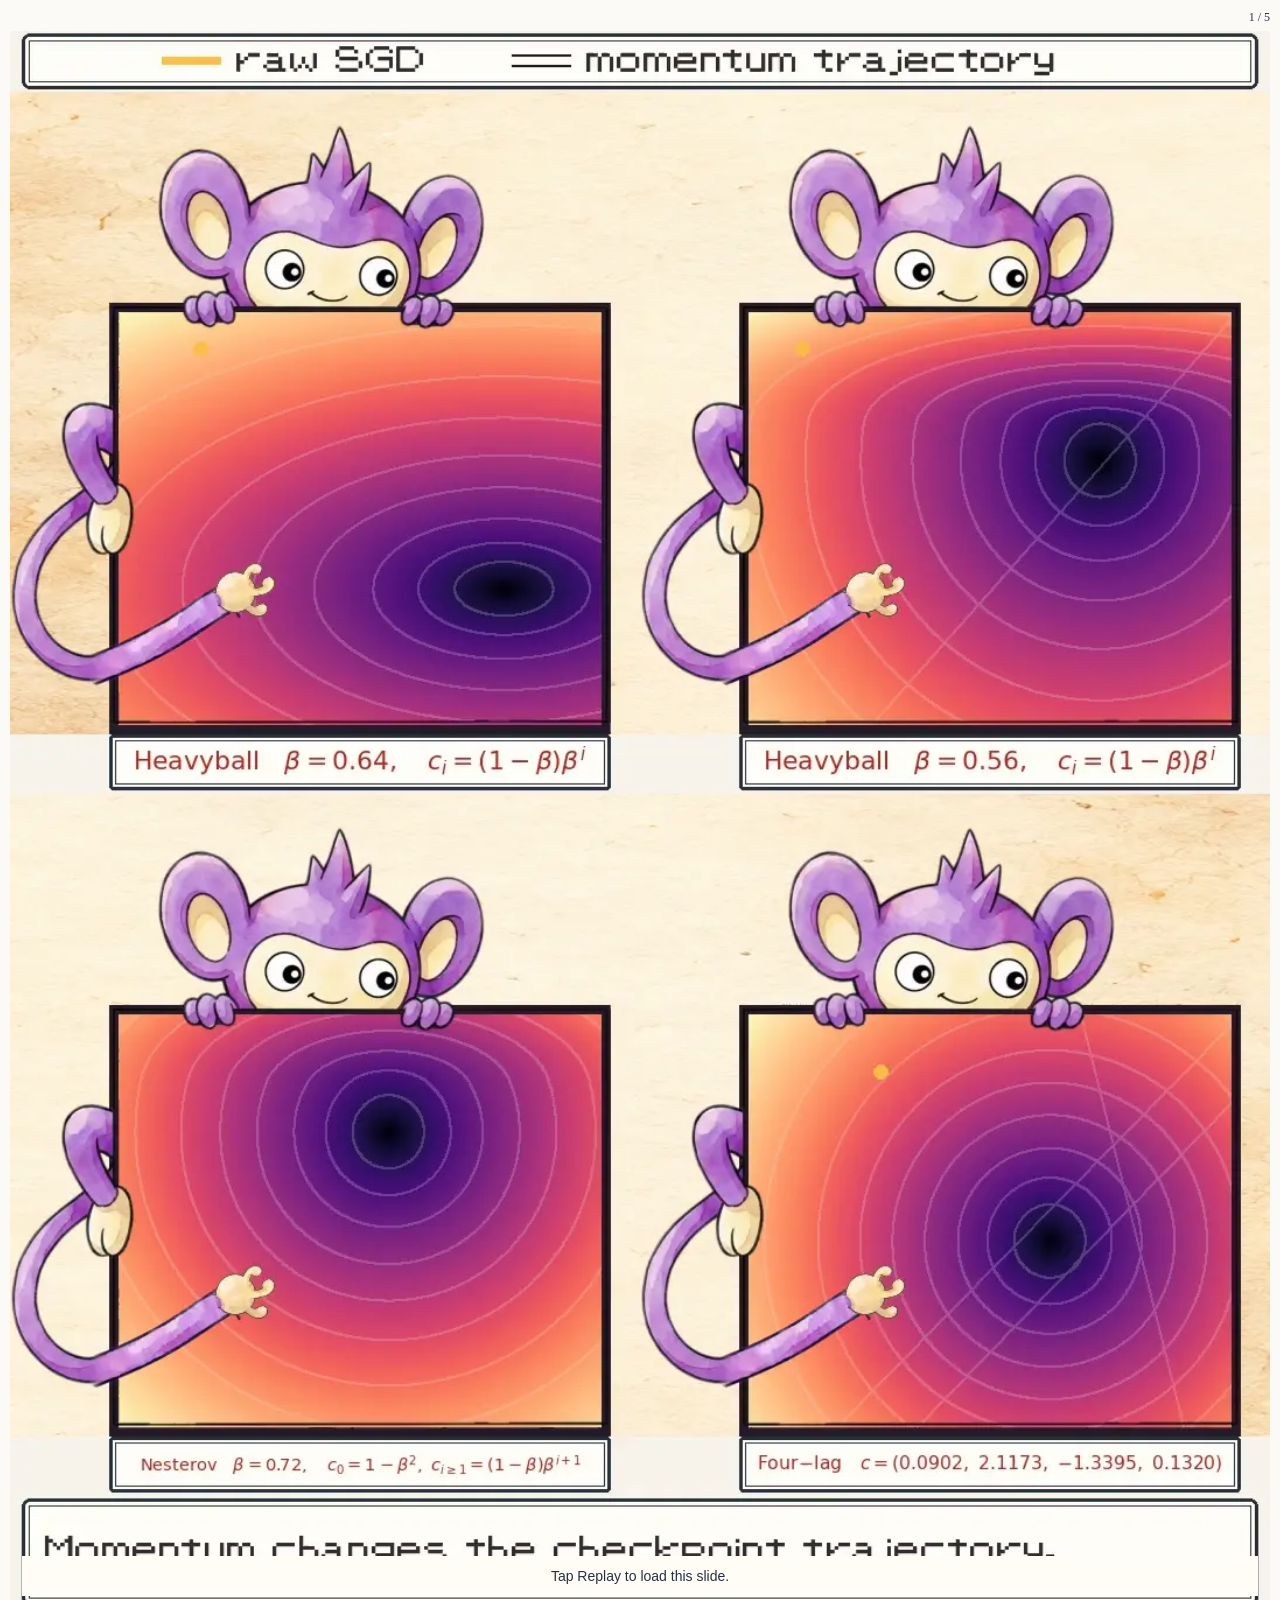
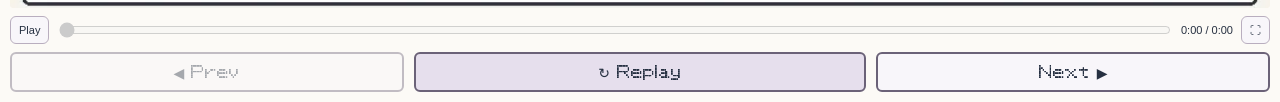
<file: posts/bubbleforce/v57/aipom/index.html>
<!doctype html><html lang="en"><head><meta charset="utf-8"><meta name="viewport" content="width=device-width,initial-scale=1"><title>Momentum trajectories and resonant perturbations</title><link rel="stylesheet" href="player.css"><script defer src="player.js?v=math-axes1"></script></head><body><main class="player"><header><output id="slide-count" aria-live="polite">1 / 5</output></header><div class="stage"><img id="poster" alt="Momentum trajectory slide"><video id="video" muted playsinline preload="none" aria-label="Momentum and perturbation animation"></video><div id="status" role="status" hidden></div></div><div class="seek-row"><button id="toggle-play" type="button" disabled>Play</button><input id="seek" type="range" min="0" max="1" step="0.01" value="0" disabled aria-label="Seek slide"><output id="time">0:00 / 0:00</output><button id="fullscreen" type="button" aria-label="Fullscreen slide">⛶</button></div><nav aria-label="Animation slides"><button id="prev" type="button" disabled>◀ Prev</button><button id="replay" type="button">↻ Replay</button><button id="next" type="button">Next ▶</button></nav></main></body></html>
</file>
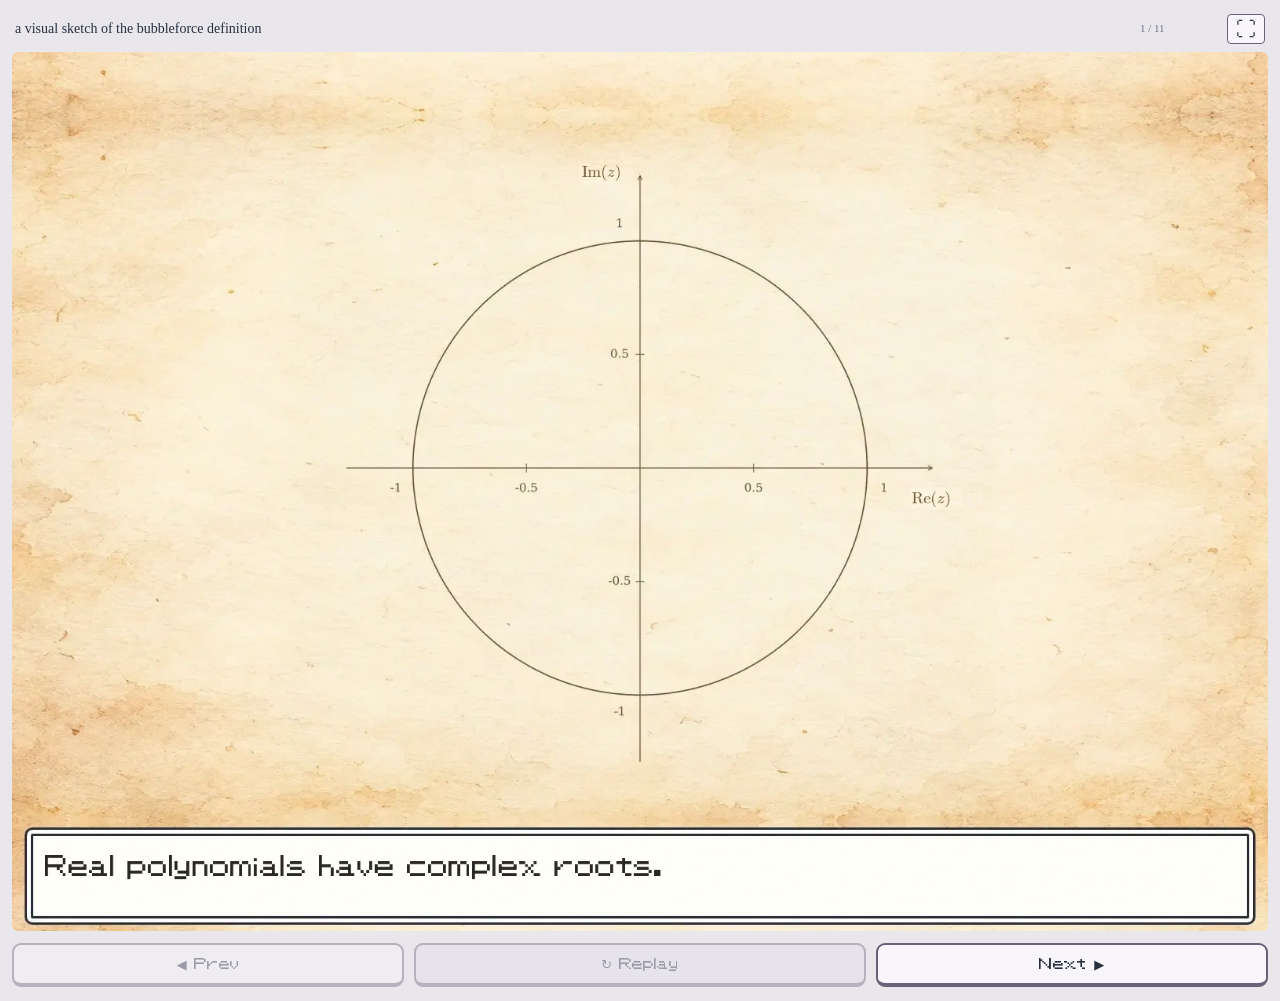
<file: posts/bubbleforce/v71/qwilfish/index.html>
<!doctype html><html lang="en"><head><meta charset="utf-8"><meta name="viewport" content="width=device-width,initial-scale=1"><title>a visual sketch of the bubbleforce definition</title><link rel="stylesheet" href="player.css?v=fullscreen1"><script defer src="player.js?v=freeze9-1"></script></head><body data-media-base="../../v35/qwilfish/"><main class="player"><header><span>a visual sketch of the bubbleforce definition</span><span id="step-count">1 / 11</span><button id="fullscreen" type="button" aria-label="Fullscreen Qwilfish">⛶</button></header><div class="stage"><img id="poster" src="../../v27/qwilfish/real-polynomial-roots.webp?v=math-axes1" alt="Qwilfish explainer with its dialogue"><video id="video" playsinline muted preload="auto" aria-label="Captioned Qwilfish animation"></video><div id="status" role="status" hidden></div></div><div class="seek-row" hidden><button id="toggle-play" type="button">Play</button><input id="seek" type="range" min="0" max="1" step="0.01" value="0" disabled aria-label="Seek Qwilfish video"><output id="time">0:00</output></div><nav><button id="prev" disabled>◀ Prev</button><button id="replay">↻ Replay</button><button id="next">Next ▶</button></nav></main></body></html>
</file>
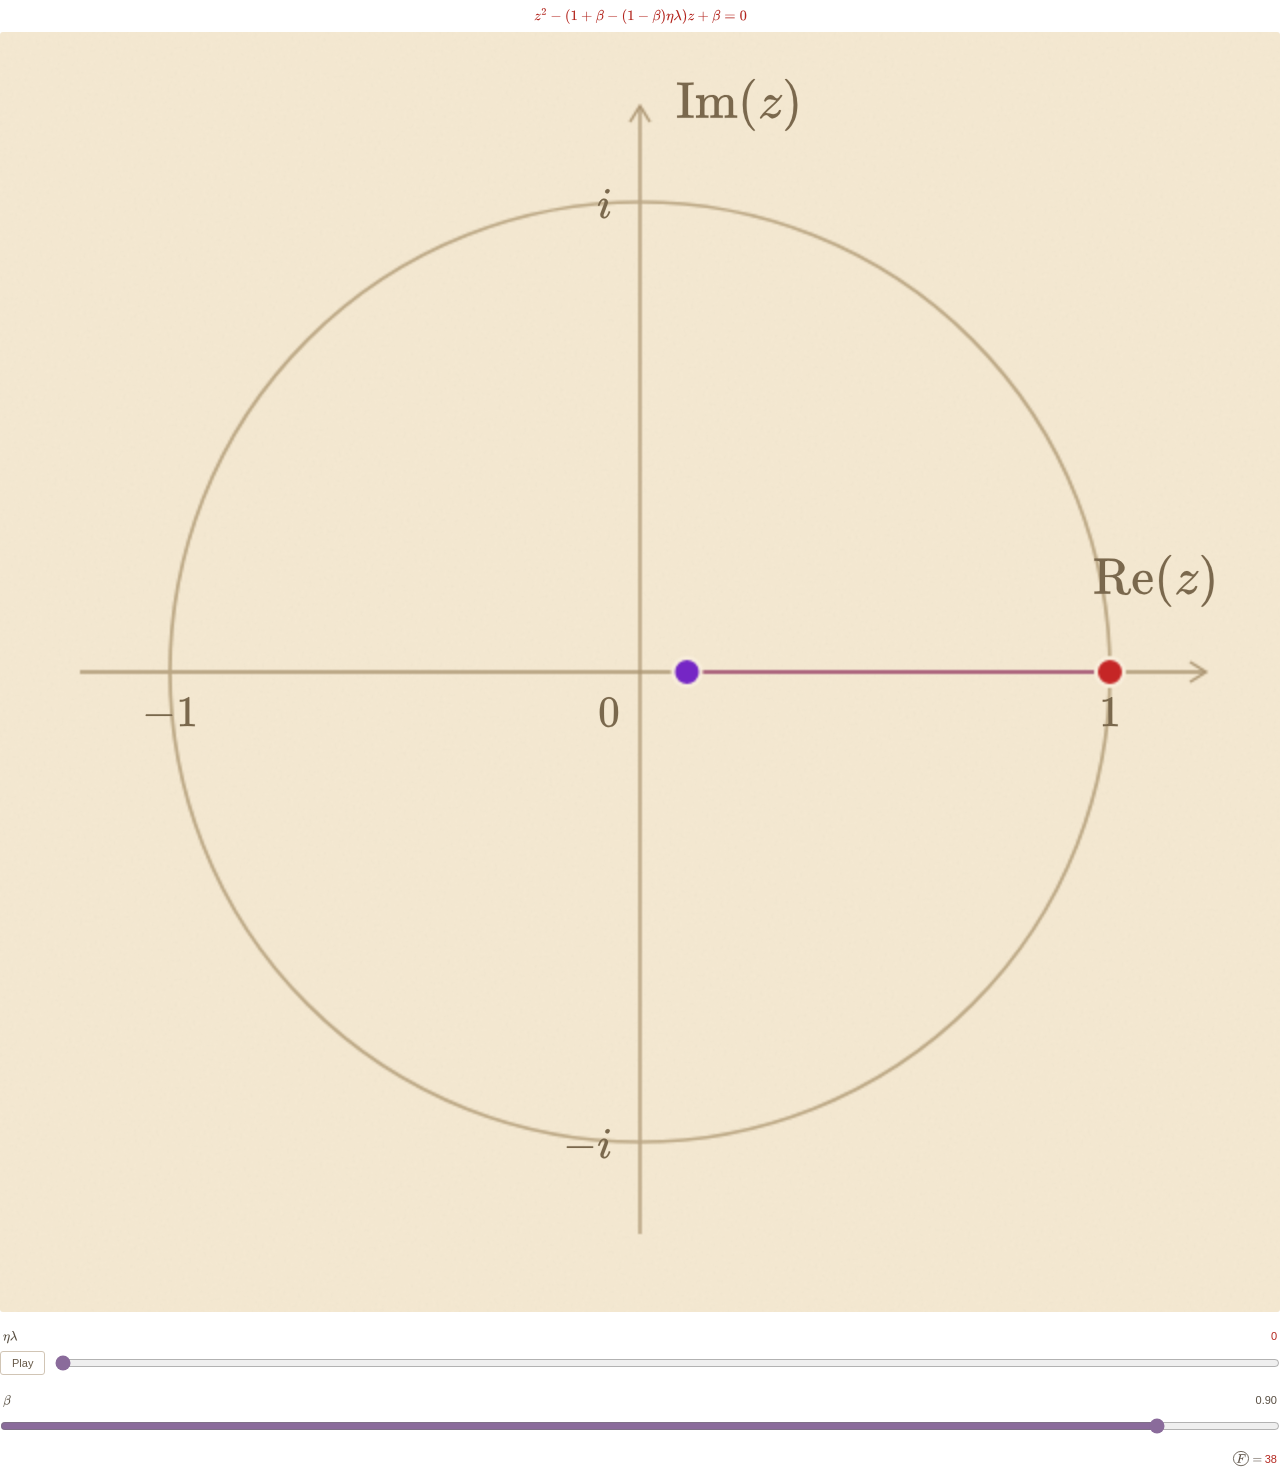
<file: posts/bubbleforce/blog/widgets/heavyball.html>
<!DOCTYPE html>

<html lang="en"><head><meta charset="utf-8"/><meta content="width=device-width,initial-scale=1" name="viewport"/><title>heavyball root locus</title><link href="minimal.css?v=math-axes1" rel="stylesheet"/><script>window.MathJax={loader:{paths:{mathjax:'../../vendor/mathjax'},load:['[tex]/enclose']},tex:{packages:{'[+]':['enclose']},inlineMath:[['\\(','\\)']],macros:{bubbleforce:'\\mathord{\\enclose{circle}{F}}'}},svg:{fontCache:'global'}};</script><script defer="" src="../../vendor/mathjax/tex-svg.js"></script><script defer="" src="root-connections.js?v=55"></script><script defer="" src="minimal.js?v=math-axes1"></script></head><body data-mode="heavyball"><div class="polynomial ai-authored">\(z^2-\left(1+\beta-(1-\beta)\eta\lambda\right)z+\beta=0\)</div><div class="plane"><canvas height="640" id="roots" role="img" width="640"></canvas><span class="axis-math axis-real">\(\operatorname{Re}(z)\)</span><span class="axis-math axis-imag">\(\operatorname{Im}(z)\)</span><span class="axis-math axis-minus-one">\(-1\)</span><span class="axis-math axis-plus-one">\(1\)</span><span class="axis-math axis-plus-i">\(i\)</span><span class="axis-math axis-minus-i">\(-i\)</span><span class="axis-math axis-origin">\(0\)</span></div><label for="pressure"><span>\(\eta\lambda\)</span><output class="ai-authored" id="value"></output></label><div class="play-row"><button id="play">Play</button><input aria-label="Learning rate times curvature" id="pressure" max="3.8" min="0" step="any" type="range" value="0"/></div><label for="beta"><span>\(\beta\)</span><output id="beta-value">0.90</output></label><input aria-label="Momentum coefficient" id="beta" max=".99" min="0" step=".01" type="range" value=".90"/><div class="threshold">\(\bubbleforce=\) <span class="ai-authored" id="critical"></span></div><p class="status" id="status" role="status"></p></body></html>
</file>
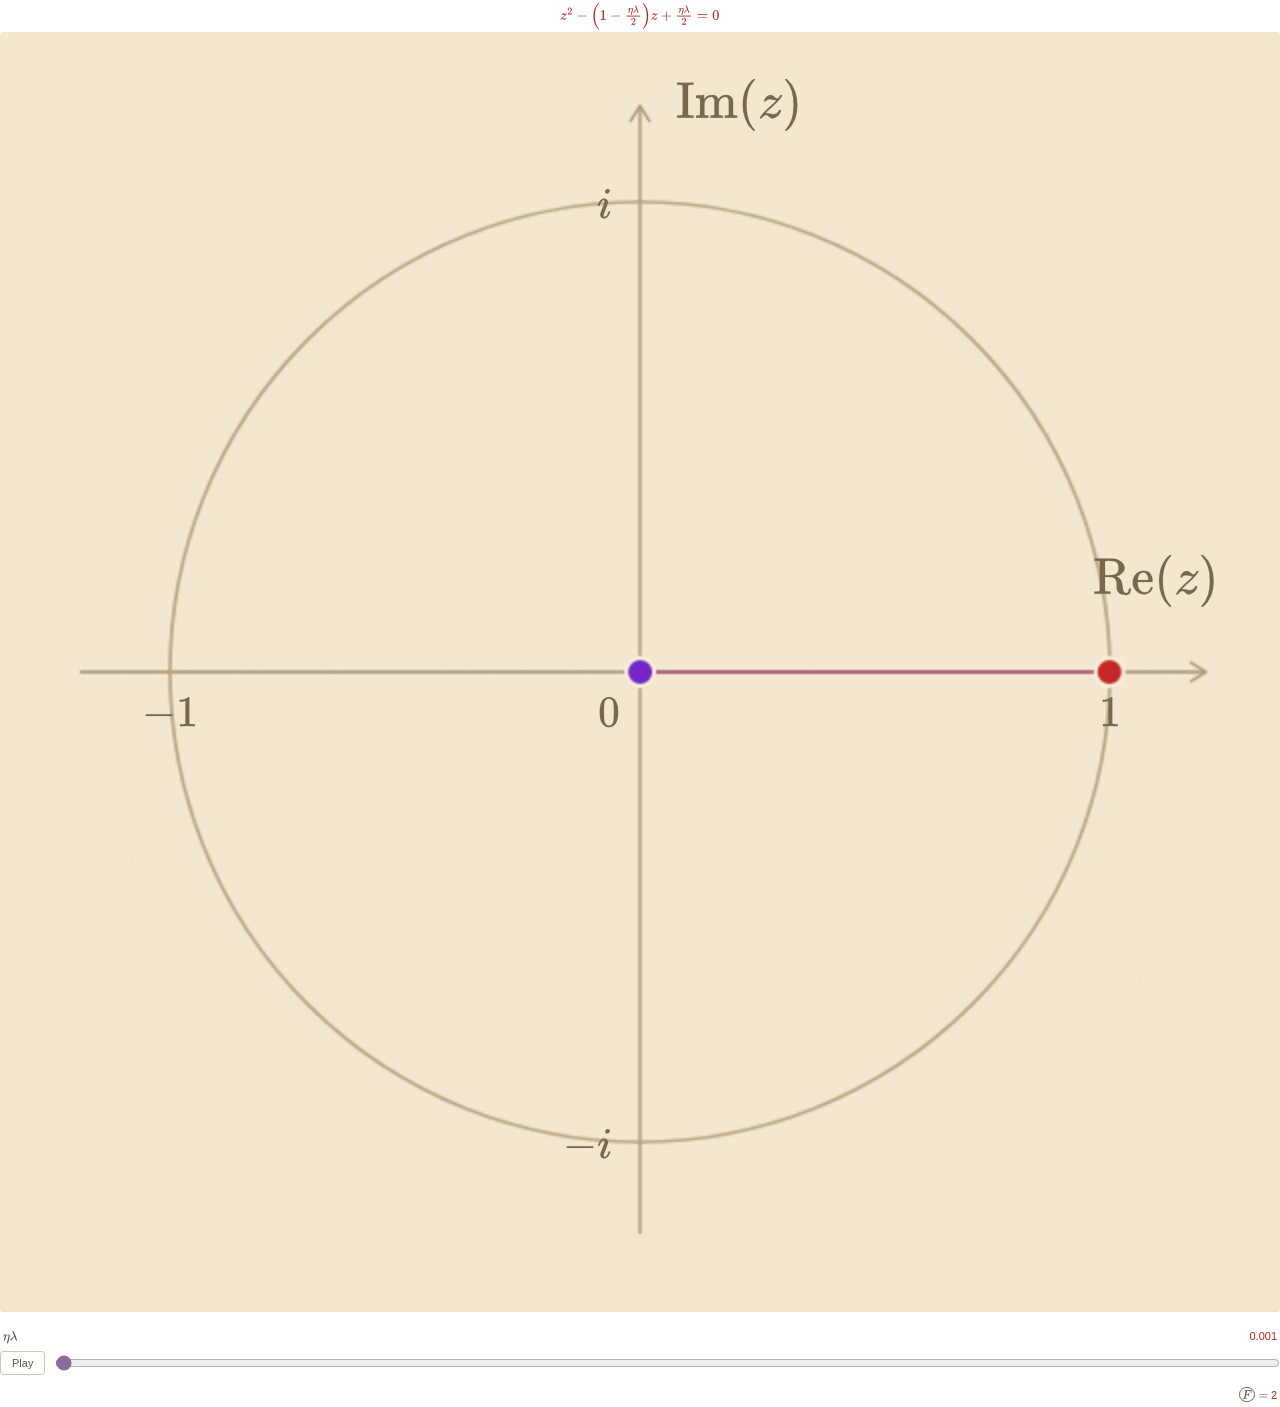
<file: posts/bubbleforce/blog/widgets/last-two.html>
<!DOCTYPE html>
<html lang="en"><head><meta charset="utf-8"/><meta content="width=device-width,initial-scale=1" name="viewport"/><title>Last two gradients root locus</title><link href="minimal.css?v=math-axes1" rel="stylesheet"/><script>window.MathJax={loader:{paths:{mathjax:'../../vendor/mathjax'},load:['[tex]/enclose']},tex:{packages:{'[+]':['enclose']},inlineMath:[['\\(','\\)']],macros:{bubbleforce:'\\mathord{\\enclose{circle}{F}}'}},svg:{fontCache:'global'}};</script><script defer="" src="../../vendor/mathjax/tex-svg.js"></script><script defer="" src="root-connections.js?v=55"></script><script defer="" src="minimal.js?v=math-axes1"></script></head><body data-mode="two"><div class="polynomial ai-authored">\(z^2-\left(1-\frac{\eta\lambda}{2}\right)z+\frac{\eta\lambda}{2}=0\)</div><div class="plane"><canvas height="640" id="roots" role="img" width="640"></canvas><span class="axis-math axis-real">\(\operatorname{Re}(z)\)</span><span class="axis-math axis-imag">\(\operatorname{Im}(z)\)</span><span class="axis-math axis-minus-one">\(-1\)</span><span class="axis-math axis-plus-one">\(1\)</span><span class="axis-math axis-plus-i">\(i\)</span><span class="axis-math axis-minus-i">\(-i\)</span><span class="axis-math axis-origin">\(0\)</span></div><label for="pressure"><span>\(\eta\lambda\)</span><output class="ai-authored" id="value"></output></label><div class="play-row"><button id="play">Play</button><input aria-label="Learning rate times curvature" id="pressure" max="1" min="0.001" step="0.001" type="range" value="0.001"/></div><div class="threshold">\(\bubbleforce=\) <span class="ai-authored" id="critical"></span></div><p class="status" id="status" role="status"></p></body></html>
</file>
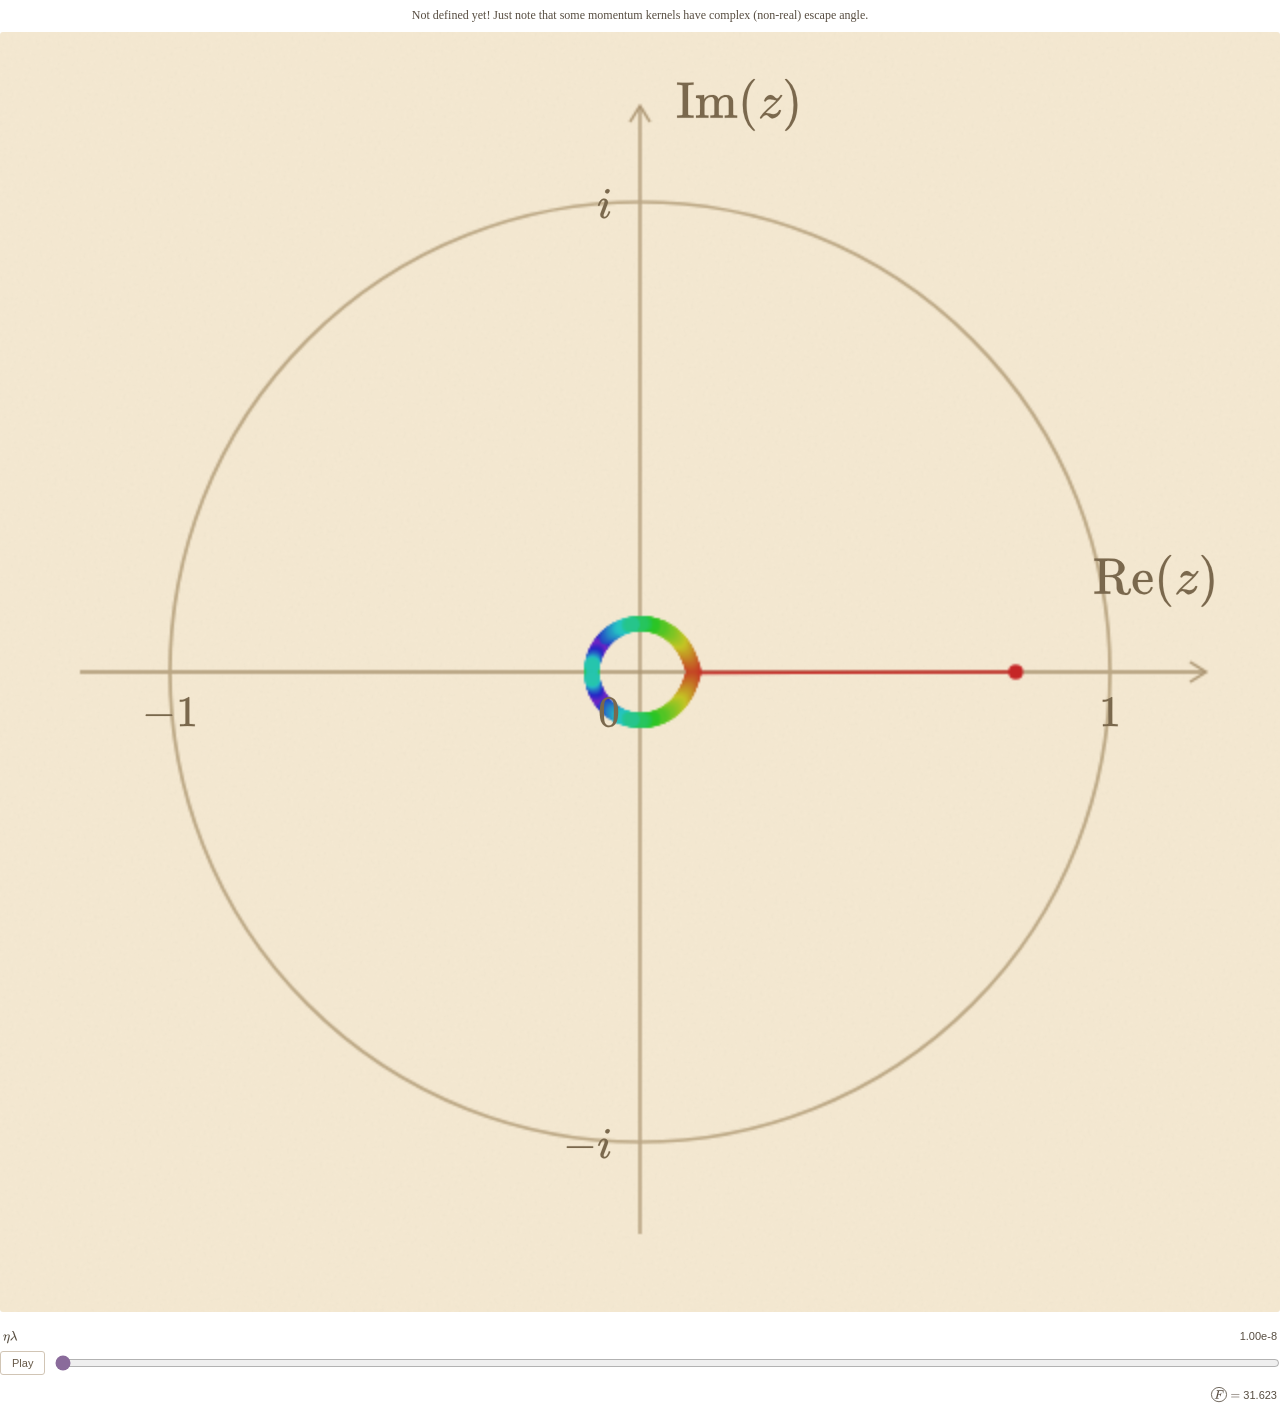
<file: posts/bubbleforce/blog/widgets/maxent.html>
<!DOCTYPE html>
<html lang="en"><head><meta charset="utf-8"/><meta content="width=device-width,initial-scale=1" name="viewport"/><title>maxent root locus</title><link href="minimal.css?v=math-axes1" rel="stylesheet"/><script>window.MathJax={loader:{paths:{mathjax:'../../vendor/mathjax'},load:['[tex]/enclose']},tex:{packages:{'[+]':['enclose']},inlineMath:[['\\(','\\)']],macros:{bubbleforce:'\\mathord{\\enclose{circle}{F}}'}},svg:{fontCache:'global'}};</script><script defer="" src="../../vendor/mathjax/tex-svg.js"></script><script defer="" src="root-connections.js?v=55"></script><script defer="" src="minimal.js?v=math-axes1"></script></head><body data-mode="maxent"><div class="polynomial" style="font-size:clamp(8px,4.3vw,12px);line-height:1.1;padding:0 2px"><span>Not defined yet! Just note that some momentum kernels have complex (non-real) escape angle.</span></div><div class="plane"><canvas height="640" id="roots" role="img" width="640"></canvas><span class="axis-math axis-real">\(\operatorname{Re}(z)\)</span><span class="axis-math axis-imag">\(\operatorname{Im}(z)\)</span><span class="axis-math axis-minus-one">\(-1\)</span><span class="axis-math axis-plus-one">\(1\)</span><span class="axis-math axis-plus-i">\(i\)</span><span class="axis-math axis-minus-i">\(-i\)</span><span class="axis-math axis-origin">\(0\)</span></div><label for="pressure"><span>\(\eta\lambda\)</span><output id="value"></output></label><div class="play-row"><button disabled="" id="play">Play</button><input aria-label="Learning rate times curvature" disabled="" id="pressure" max="1" min="0" step="1" type="range" value="0"/></div><div class="threshold">\(\bubbleforce=\) <span id="critical"></span></div><p class="status" id="status" role="status"></p></body></html>
</file>
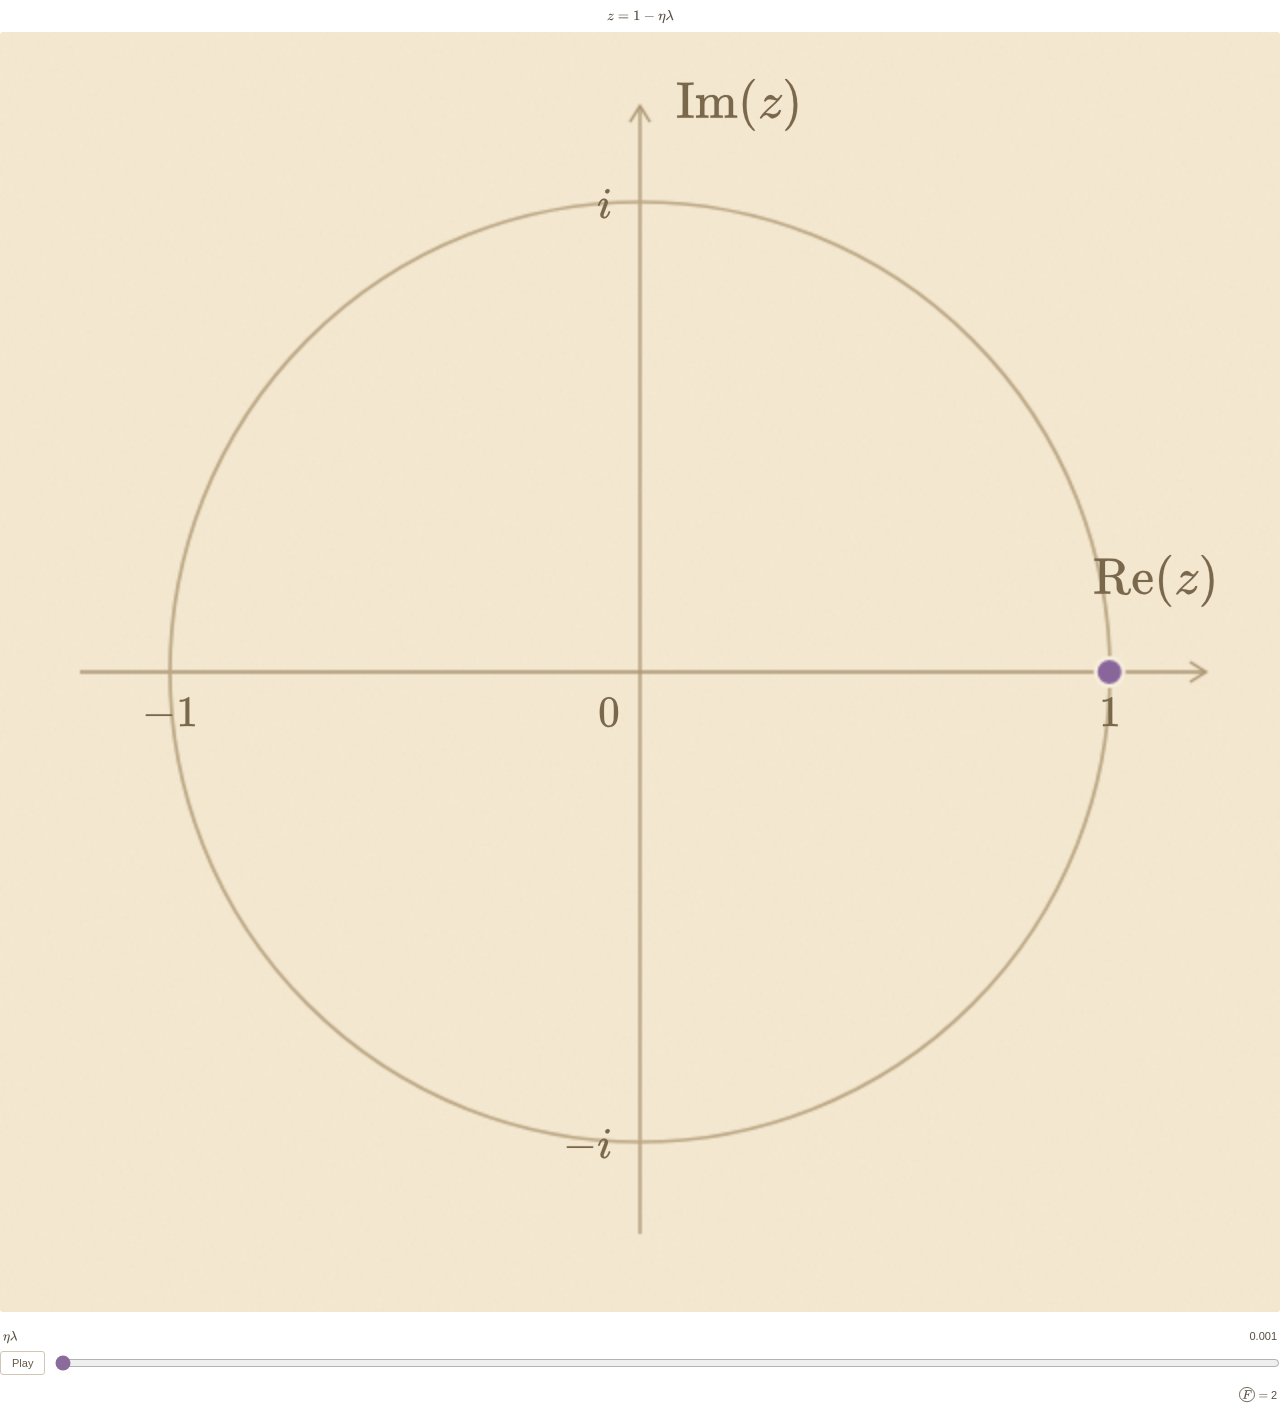
<file: posts/bubbleforce/blog/widgets/no-momentum.html>
<!DOCTYPE html>
<html lang="en"><head><meta charset="utf-8"/><meta content="width=device-width,initial-scale=1" name="viewport"/><title>no-momentum root locus</title><link href="minimal.css?v=math-axes1" rel="stylesheet"/><script>window.MathJax={loader:{paths:{mathjax:'../../vendor/mathjax'},load:['[tex]/enclose']},tex:{packages:{'[+]':['enclose']},inlineMath:[['\\(','\\)']],macros:{bubbleforce:'\\mathord{\\enclose{circle}{F}}'}},svg:{fontCache:'global'}};</script><script defer="" src="../../vendor/mathjax/tex-svg.js"></script><script defer="" src="root-connections.js?v=55"></script><script defer="" src="minimal.js?v=math-axes1"></script></head><body data-mode="gd"><div class="polynomial">\(z=1-\eta\lambda\)</div><div class="plane"><canvas height="640" id="roots" role="img" width="640"></canvas><span class="axis-math axis-real">\(\operatorname{Re}(z)\)</span><span class="axis-math axis-imag">\(\operatorname{Im}(z)\)</span><span class="axis-math axis-minus-one">\(-1\)</span><span class="axis-math axis-plus-one">\(1\)</span><span class="axis-math axis-plus-i">\(i\)</span><span class="axis-math axis-minus-i">\(-i\)</span><span class="axis-math axis-origin">\(0\)</span></div><label for="pressure"><span>\(\eta\lambda\)</span><output id="value"></output></label><div class="play-row"><button id="play">Play</button><input aria-label="Learning rate times curvature" id="pressure" max="2" min="0.001" step="0.001" type="range" value="0.001"/></div><div class="threshold">\(\bubbleforce=\) <span id="critical"></span></div><p class="status" id="status" role="status"></p></body></html>
</file>
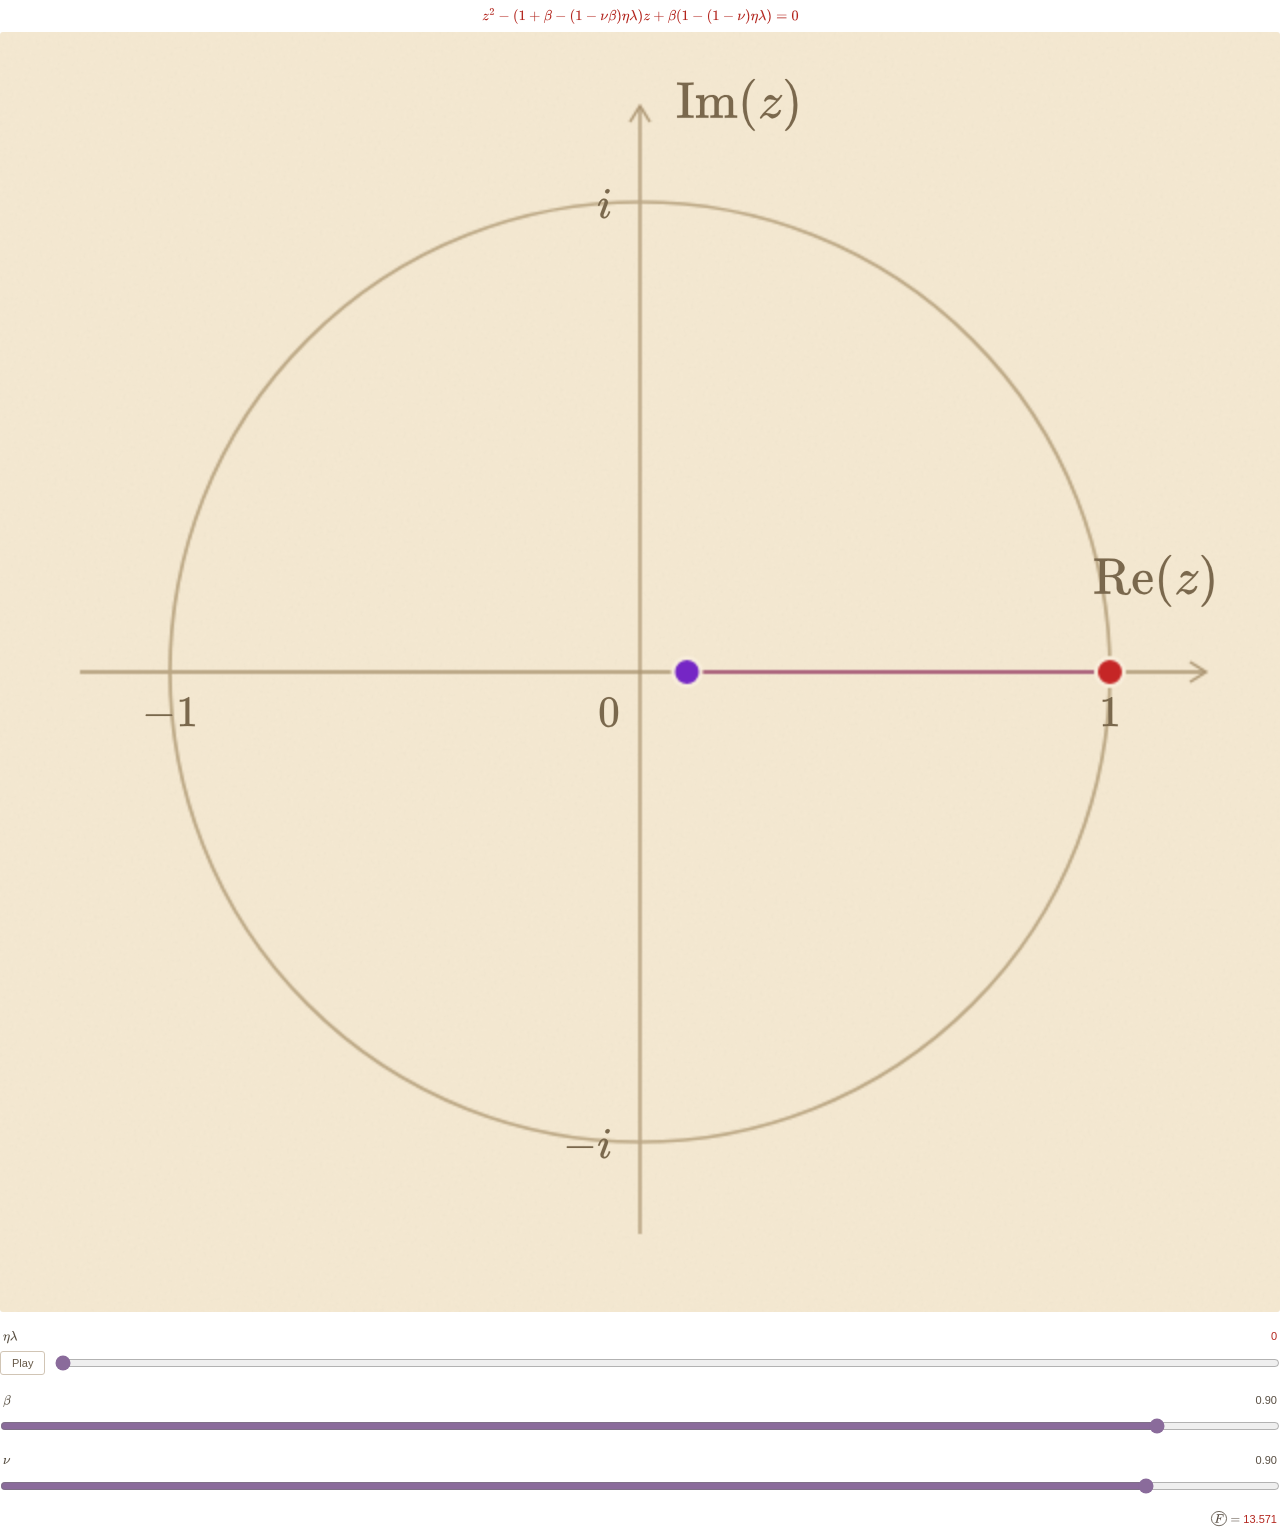
<file: posts/bubbleforce/blog/widgets/qhm.html>
<!DOCTYPE html>

<html lang="en"><head><meta charset="utf-8"/><meta content="width=device-width,initial-scale=1" name="viewport"/><title>Heavy-ball + Nesterov root locus</title><link href="minimal.css?v=math-axes1" rel="stylesheet"/><script>window.MathJax={loader:{paths:{mathjax:'../../vendor/mathjax'},load:['[tex]/enclose']},tex:{packages:{'[+]':['enclose']},inlineMath:[['\\(','\\)']],macros:{bubbleforce:'\\mathord{\\enclose{circle}{F}}'}},svg:{fontCache:'global'}};</script><script defer="" src="../../vendor/mathjax/tex-svg.js"></script><script defer="" src="root-connections.js?v=55"></script><script defer="" src="minimal.js?v=math-axes1"></script></head><body data-mode="qhm"><div class="polynomial ai-authored">\(z^2-\left(1+\beta-(1-\nu\beta)\eta\lambda\right)z+\beta\!\left(1-(1-\nu)\eta\lambda\right)=0\)</div><div class="plane"><canvas height="640" id="roots" role="img" width="640"></canvas><span class="axis-math axis-real">\(\operatorname{Re}(z)\)</span><span class="axis-math axis-imag">\(\operatorname{Im}(z)\)</span><span class="axis-math axis-minus-one">\(-1\)</span><span class="axis-math axis-plus-one">\(1\)</span><span class="axis-math axis-plus-i">\(i\)</span><span class="axis-math axis-minus-i">\(-i\)</span><span class="axis-math axis-origin">\(0\)</span></div><label for="pressure"><span>\(\eta\lambda\)</span><output class="ai-authored" id="value"></output></label><div class="play-row"><button id="play">Play</button><input aria-label="Learning rate times curvature" id="pressure" max="3.8" min="0" step="any" type="range" value="0"/></div><label for="beta"><span>\(\beta\)</span><output id="beta-value">0.90</output></label><input aria-label="Momentum coefficient" id="beta" max=".99" min="0" step=".01" type="range" value=".90"/><label for="nu"><span>\(\nu\)</span><output id="nu-value">0.90</output></label><input aria-label="Nesterov mixing weight" id="nu" max="1" min="0" step=".01" type="range" value=".90"/><div class="threshold">\(\bubbleforce=\) <span class="ai-authored" id="critical"></span></div><p class="status" id="status" role="status"></p></body></html>
</file>
<file: posts/bubbleforce/styles.css>
:root{--paper:#fcfaf6;--ink:#292b30;--muted:#77736e;--rule:#ddd7cd;--purple:#615078;--purple-bg:#f1edf5;--teal:#286b62;--teal-bg:#eaf3ee;--amber:#98703b;--amber-bg:#faf1df;--sans:Arial,Helvetica,sans-serif;--serif:Georgia,'Times New Roman',serif}
*{box-sizing:border-box}html{scroll-behavior:smooth;scroll-padding-top:80px}body{margin:0;background:var(--paper);color:var(--ink);font:19px/1.75 var(--serif)}button,a,input,textarea{touch-action:manipulation}button{cursor:pointer}a{color:var(--teal);text-decoration-thickness:1px;text-underline-offset:3px}button:focus-visible,a:focus-visible,input:focus-visible,textarea:focus-visible,summary:focus-visible{outline:3px solid #b78eab;outline-offset:4px}.toolbar{position:sticky;top:0;z-index:30;background:rgba(252,250,246,.96);border-bottom:1px solid var(--rule);display:flex;align-items:center;justify-content:space-between;padding:12px 28px;gap:16px;font:12px/1.5 var(--sans);backdrop-filter:blur(10px)}.brand{letter-spacing:.12em;text-transform:uppercase;color:var(--purple);font-weight:700}.tools{display:flex;align-items:center;gap:8px;flex-wrap:wrap}.tools button,.edit-toggle,.editor button{border:1px solid var(--rule);border-radius:5px;background:transparent;padding:6px 11px;font:12px/1.5 var(--sans);color:var(--ink)}.tools button.primary{background:var(--ink);border-color:var(--ink);color:white}.status{color:var(--muted);font:11px/1.4 var(--sans);margin-right:7px}main{max-width:1450px;margin:auto;padding:0 52px 90px}.masthead{position:relative;display:grid;grid-template-columns:minmax(0,1fr) 220px;gap:60px;padding:65px 0 30px;border-bottom:1px solid var(--rule);margin-bottom:45px}.eyebrow{font:11px/1.4 var(--sans);letter-spacing:.19em;text-transform:uppercase;color:var(--purple)}h1{font-weight:normal;font-size:clamp(64px,8.5vw,116px);line-height:1.05;letter-spacing:-.065em;margin:14px 0 24px}h1 p{margin:0}.authors{font:18px/1.5 var(--sans)}.authors p{margin:0}.handles{font:13px/1.6 var(--sans);color:var(--muted);margin-top:8px}.handles p{margin:0}.margin-note{font:13px/1.7 var(--sans);color:var(--muted);padding-top:130px}.margin-note p{margin:0}.paper-flow{display:grid;grid-template-columns:minmax(0,1fr) 220px;gap:60px}.article{min-width:0}.toc{font:12px/1.8 var(--sans);color:var(--muted)}.toc-inner{position:sticky;top:98px}.toc b{font-size:10px;letter-spacing:.12em;text-transform:uppercase;font-weight:normal}.toc a{display:block;text-decoration:none;color:var(--muted);padding:6px 0}.toc a:hover{color:var(--purple)}.toc hr{border:0;border-top:1px solid var(--rule);margin:22px 0}.toc .note{font-size:11px;line-height:1.7}.prose{max-width:800px;margin:28px auto}.prose p:first-child,.rendered p:first-child{margin-top:0}.prose p:last-child,.rendered p:last-child{margin-bottom:0}.rendered p{margin:0 0 1em}.rendered ul,.rendered ol{padding-left:1.25em}.rendered li{margin:5px 0}.rendered h3{font-size:24px;font-weight:normal;margin:1em 0 .6em}.rendered mjx-container[display=true]{overflow-x:auto;overflow-y:hidden;max-width:100%;padding:5px 0}.rendered{overflow-wrap:break-word}.abstract{background:var(--purple-bg);border-top:3px solid var(--purple);padding:28px 34px;margin:0 0 55px}.abstract .label{color:var(--purple)}.label{font:11px/1.5 var(--sans);letter-spacing:.12em;text-transform:uppercase;margin-bottom:14px}.statement{background:var(--teal-bg);border-left:3px solid var(--teal);padding:25px 30px;margin:35px auto}.statement .label{color:var(--teal)}.definition{background:var(--purple-bg);border-color:var(--purple)}.definition .label{color:var(--purple)}.draft{background:var(--amber-bg);border-color:var(--amber)}.draft .label{color:var(--amber)}.statement .rendered{font-size:18px;line-height:1.75}.statement .rendered>p:first-child{font-style:italic}.statement .rendered strong{font-style:normal}.source-note{font:11px/1.6 var(--sans);color:var(--muted);margin-top:14px}.section-head{margin:82px 0 32px;border-top:1px solid var(--rule);padding-top:25px;display:flex;gap:22px;align-items:baseline}.section-head .number{font:11px var(--sans);color:var(--purple)}h2{font-weight:normal;font-size:45px;line-height:1.2;letter-spacing:-.035em;margin:0}.section-head h2 p{margin:0}.pair{display:grid;grid-template-columns:1fr 1fr;gap:28px;align-items:center;margin:35px 0}.pair .derivation{padding:0 4px 0 12px;font-size:17px}.pair h3{font-size:25px;font-weight:normal;line-height:1.3;margin:0 0 20px}.figure{margin:35px 0;min-width:0}.figure video,.figure img{display:block;width:100%;height:auto;background:#fff;border-radius:3px}.figure video{aspect-ratio:16/9;object-fit:contain}.pair .figure{margin:0}.caption{font:12px/1.7 var(--sans);color:var(--muted);margin:12px 0 0}.caption strong{font-weight:600;color:var(--ink)}.caption a{color:inherit}.player-frame{width:100%;height:620px;border:0;background:#fff;display:block}.full-width{grid-column:1/-1}.wide-section{grid-column:1/-1}.four-up{display:grid;grid-template-columns:repeat(4,minmax(0,1fr));gap:16px;margin:35px 0}.root-card{background:white;border:1px solid var(--rule);padding:12px;min-width:0}.root-card h3{font:12px var(--sans);margin:4px 0 12px;font-weight:600}.root-card iframe{width:100%;height:480px;border:0;display:block}.root-card video{width:100%;height:300px;object-fit:contain}.root-card .caption{font-size:11px}.result-grid{display:grid;grid-template-columns:repeat(2,minmax(0,1fr));gap:26px;margin:30px 0}.result-grid .figure{margin:0}.result-title{font:14px/1.5 var(--sans);font-weight:600;margin:0 0 10px}.result-grid img,.result-single img{border:1px solid var(--rule);background:white}.result-single{max-width:1000px;margin:40px auto}.result-grid a,.result-single a{display:block}.results-intro{max-width:800px}.proof{margin:40px auto;max-width:800px}.proof summary{cursor:pointer;font:14px/1.5 var(--sans);color:var(--teal);padding:14px 0;border-bottom:1px solid var(--rule)}.proof[open] summary{margin-bottom:24px}.proof .qed{text-align:right}.edit-block{position:relative}.edit-toggle{display:none;position:absolute;right:0;top:-25px;background:var(--paper);z-index:2;font-size:10px;padding:2px 7px}.editing .edit-toggle{display:block}.editing .edit-block{outline:1px dashed #cfc3d8;outline-offset:6px}.editor{margin:10px 0;display:none}.edit-block.is-open>.rendered{display:none}.edit-block.is-open>.editor{display:block}.editor textarea{width:100%;min-height:130px;resize:vertical;border:1px solid #ad99bb;background:white;border-radius:4px;padding:14px;font:14px/1.6 ui-monospace,monospace;color:var(--ink)}.editor .edit-actions{display:flex;gap:7px;align-items:center;margin-top:5px;font:11px var(--sans)}.editor .edit-actions span{color:var(--muted);margin-right:auto}.editing .caption.edit-block{margin-top:28px}.footnote-ref{text-decoration:none;color:inherit}.footer{font:11px var(--sans);color:var(--muted);border-top:1px solid var(--rule);margin-top:60px;padding-top:20px;display:flex;justify-content:space-between;gap:20px}.notice{position:fixed;bottom:24px;left:50%;transform:translateX(-50%);max-width:90vw;padding:12px 22px;background:var(--ink);color:white;font:13px var(--sans);z-index:50;border-radius:5px}.notice[hidden]{display:none}.empty-hint{color:var(--muted);font-style:italic}dialog{max-width:600px;width:90vw;border:1px solid var(--rule);border-radius:6px;padding:28px;background:var(--paper)}dialog::backdrop{background:#0005}dialog h3{margin-top:0}dialog p{font-size:16px}dialog button{font:13px var(--sans);padding:7px 12px}body.reading .toolbar .status{display:none}
@media(min-width:1500px){.four-up{gap:22px}}@media(max-width:1100px){main{padding:0 30px 60px}.paper-flow{grid-template-columns:minmax(0,1fr)}.toc{display:none}.masthead{gap:25px;grid-template-columns:minmax(0,1fr) 180px}.four-up{grid-template-columns:repeat(2,minmax(0,1fr))}.root-card iframe{height:490px}.root-card video{height:330px}}@media(max-width:700px){body{font-size:17px}.toolbar{padding:10px 15px;align-items:start}.brand{font-size:10px}.status{display:none}.tools{gap:4px;justify-content:flex-end}.tools button{font-size:10px;padding:5px 8px}main{padding:0 19px 50px}.masthead{display:block;padding:38px 0 25px;margin-bottom:28px}.margin-note{padding-top:18px;font-size:11px}h1{font-size:74px}.authors{font-size:16px}.abstract{padding:23px;margin-bottom:35px}.pair{grid-template-columns:1fr;gap:25px}.pair .derivation{padding:0}.statement{padding:22px}.statement .rendered{font-size:16px}.section-head{margin:55px 0 24px}h2{font-size:38px}.player-frame{height:430px}.four-up,.result-grid{grid-template-columns:1fr;gap:26px}.root-card iframe{height:500px}.root-card video{height:auto}.result-grid .caption{font-size:11px}.footer{flex-direction:column}.paper-flow{gap:0}}@media print{.toolbar,.toc,.edit-toggle,.editor,.notice{display:none!important}main{max-width:none;padding:0}.paper-flow{display:block}.masthead{padding-top:0}.statement,.figure{break-inside:avoid}body{font-size:12pt;background:white}.rendered{display:block!important}h1{font-size:60pt}.section-head{margin-top:35px}.figure video{max-height:250px}}

/* Minimal manuscript layout. */
.toolbar{justify-content:flex-end;background:var(--paper);border:0;padding:10px 28px;position:static}.paper-flow{grid-template-columns:minmax(0,1fr) 220px}.abstract .rendered:empty{min-height:32px}.root-card{background:transparent;border:0;padding:0}.root-card h3{font-size:13px;text-align:center;margin:0 0 15px}.root-card iframe{height:460px;background:transparent}.root-card video{height:auto;aspect-ratio:1;object-fit:contain}.section-head{gap:0}.four-up{align-items:start}.caption{margin-top:9px}.pair{margin-top:0}.source-note:empty{display:none}@media(max-width:1100px){.paper-flow{grid-template-columns:minmax(0,1fr)}}@media(max-width:700px){.toolbar{padding:10px 19px}.masthead{padding-top:12px}.four-up{gap:36px}}
/* Applied mathematics manuscript conventions and editable asset rows. */
.paper-flow{display:block}.asset-row{position:relative;margin:30px 0}.asset-row[hidden],.edit-block[hidden]{display:none!important}.asset-row>.statement,.asset-row>.prose,.asset-row>.figure{margin-top:0;margin-bottom:0}.asset-row>.edit-block{max-width:850px;margin:0 auto}.asset-row:has(>.section-head){margin-top:70px}.section-head{margin:0 0 28px}.statement{padding:24px 28px;border-left-width:2px;max-width:none}.statement-heading{font:19px/1.5 Georgia,'Times New Roman',serif;margin-bottom:12px;color:var(--ink)}.statement-heading strong{font-weight:700}.statement.theorem>.rendered,.statement.theorem>.edit-block>.rendered{font-style:italic}.statement .rendered>p:first-child{font-style:inherit}.statement.definition,.statement.example{font-style:normal}.statement.example{background:#f8efdf;border-color:#aa854b}.statement .rendered{font-size:18px;line-height:1.8}.statement .rendered strong{font-style:normal}.statement mjx-container{font-style:normal}.definition-pair{display:grid;grid-template-columns:1.3fr 1fr;gap:25px;align-items:stretch}.definition-pair>.statement{margin:0}.example-row{display:grid;grid-template-columns:repeat(3,minmax(0,1fr));gap:20px}.example-row>.statement{margin:0;padding:22px}.example-row .rendered{font-size:16px}.example-row .statement-heading{font-size:18px}.video-row{display:grid;grid-template-columns:minmax(0,1fr) minmax(0,1.4fr);gap:35px;align-items:center;margin:32px 0}.video-row>.figure{margin:0;min-width:0}.video-row>.edit-block{min-height:50px}.video-row .derivation{font-size:18px}.video-row h3{font-size:26px;font-weight:normal}.video-row .player-frame{height:480px}.roots-with-text{grid-template-columns:minmax(120px,.65fr) repeat(4,minmax(0,1fr));gap:20px;align-items:start}.roots-with-text>.edit-block{margin-top:80px;min-height:60px}.root-card iframe{min-height:350px}.root-card video{aspect-ratio:1}.proof{max-width:none;margin:30px 0}.appendix-proof>h3{font:700 19px/1.5 Georgia,serif;margin:0 0 18px}.footnotes{font:13px/1.6 Georgia,serif;border-top:1px solid #d9d0c2;margin-top:18px;padding-top:10px;font-style:normal}.footnote{display:flex;align-items:baseline;gap:8px}.footnote p{margin:0}.footnote-ref{font:11px Arial,sans-serif;margin:0 2px}.footnote-ref a{text-decoration:none}.editing .edit-block{min-height:55px}.edit-toggle{right:31px;top:-23px}.delete-block{display:none;position:absolute;right:0;top:-24px;width:24px;height:23px;padding:0;border:1px solid #cab8b4;border-radius:3px;background:var(--paper);font:18px/20px Arial;color:#974e48;z-index:3}.editing .delete-block{display:block}.insert-control{height:0;position:relative;z-index:4;display:none}.editing .insert-control{display:flex;align-items:center;justify-content:center;height:20px;margin:8px 0}.insert-control button{width:23px;height:23px;border:1px solid #bcaec7;background:var(--paper);border-radius:50%;padding:0;font:18px/20px Arial;color:var(--purple)}.inserted-row>.edit-block{min-height:40px}.editing .asset-row{margin:36px 0}.editing .statement{padding-top:36px}.editing .masthead .edit-block{min-height:24px}.result-single{max-width:1100px}.rendered{min-width:0}.editor{font-style:normal}@media(max-width:1100px){.roots-with-text{grid-template-columns:repeat(2,minmax(0,1fr))}.roots-with-text>.edit-block{margin-top:0}.example-row{gap:14px}.example-row>.statement{padding:18px}.definition-pair{grid-template-columns:1fr 1fr}}@media(max-width:700px){.video-row,.definition-pair,.example-row,.roots-with-text{grid-template-columns:1fr}.video-row{gap:24px}.statement{padding:20px}.statement-heading{font-size:18px}.statement .rendered{font-size:16px}.root-card iframe{min-height:380px}.video-row>.edit-block:empty{min-height:20px}.footnotes{font-size:12px}.masthead{padding-top:25px}.asset-row{margin:28px 0}}
.definition-pair>*,.example-row>*,.video-row>*,.roots-with-text>*{min-width:0}.asset-row>.statement{max-width:1100px;margin-left:auto;margin-right:auto}.rendered mjx-container{max-width:100%}.rendered mjx-container[display="true"] svg{max-width:100%;height:auto}.footnote>div{min-width:0}@media(max-width:700px){.video-row,.definition-pair,.example-row,.roots-with-text{grid-template-columns:minmax(0,1fr)}.rendered mjx-container:not([display="true"]){max-width:100%;overflow-x:auto;overflow-y:hidden}}
.statement.theorem .rendered p:has(>strong:first-child){font-style:normal}
/* One wide manuscript column and one narrow outer footnote column. */
main{--note-width:200px;--column-gap:42px}.masthead{grid-template-columns:minmax(0,1fr) var(--note-width);gap:var(--column-gap)}.manuscript-columns{display:grid;grid-template-columns:minmax(0,1fr) var(--note-width);column-gap:var(--column-gap);align-items:start;position:relative}.paper-flow{min-width:0;width:100%;container-type:inline-size}.footnote-column{position:relative;min-width:0;align-self:start}.marginal-note{position:absolute;left:0;right:0;font:13px/1.65 Georgia,'Times New Roman',serif;color:#77736e;gap:7px;overflow-wrap:anywhere;scroll-margin-top:30px}.marginal-note>.note-number{flex:none;color:var(--teal);text-decoration:none;font-size:11px}.marginal-note>div{min-width:0}.marginal-note p{margin:0 0 .5em}.marginal-note mjx-container{max-width:100%;overflow-x:auto;overflow-y:hidden}.marginal-note mjx-container svg{max-width:100%;height:auto}.notes-for-row{display:none}.margin-note{font:13px/1.65 Georgia,'Times New Roman',serif}.asset-row>.statement,.asset-row>.edit-block,.result-single,.prose{max-width:100%}.video-row{gap:24px}.definition-pair{gap:20px}.example-row{gap:16px}.example-row>.statement{padding:19px}.roots-with-text{gap:14px;grid-template-columns:minmax(90px,.65fr) repeat(4,minmax(0,1fr))}.figure,.root-card,.statement,.definition-pair,.example-row,.video-row,.result-grid,.asset-row{max-width:100%}.root-card iframe{min-height:280px}.result-grid{gap:20px}.footnote-ref:target,.marginal-note:target{background:#f8efdf}.insert-control{max-width:100%}
@media(max-width:1100px){main{--note-width:170px;--column-gap:28px}.roots-with-text{grid-template-columns:repeat(2,minmax(0,1fr))}.masthead{display:grid}.example-row>.statement{padding:16px}}
@container (max-width:760px){.definition-pair{grid-template-columns:minmax(0,1fr)}.example-row{grid-template-columns:minmax(0,1fr)}.video-row{grid-template-columns:minmax(0,1fr) minmax(0,1.2fr)}}
@media(max-width:700px){.manuscript-columns{display:block}.masthead{display:block}.footnote-column{display:none}.notes-for-row{display:block;border-top:1px solid var(--rule);margin-top:20px;padding-top:10px}.marginal-note{position:static;font-size:12px;margin:8px 0}.roots-with-text,.video-row{grid-template-columns:minmax(0,1fr)}.masthead .margin-note{padding-top:18px}.root-card iframe{min-height:300px}}
@media print{main{--note-width:150px;--column-gap:25px}.manuscript-columns{display:grid}.marginal-note{font-size:10pt}.insert-control,.delete-block{display:none!important}}
.footnote-ref{display:inline;vertical-align:baseline;font:12px/1.5 var(--sans);margin:0 2px}.authors a[href="#author-note"]{font-size:12px;text-decoration:none;vertical-align:baseline;margin-left:2px}.marginal-note>.note-number{font-size:12px}.video-row>.heuristic-lemma{margin:0;align-self:center;padding:23px}.example-stack{display:grid;gap:14px;align-content:start;min-width:0}.example-stack>.statement{margin:0;padding:18px 20px}.example-stack .statement-heading{font-size:16px;margin-bottom:8px}.example-stack .rendered{font-size:16px;line-height:1.7}.definition-pair{align-items:start}.player-frame{min-height:0}.video-row .player-frame{height:420px}.heuristic-lemma .statement-heading{font-size:18px}.editing .heuristic-lemma{padding-top:35px}

/* Equations remain unbroken; long displays scroll within their content block. */
mjx-container{white-space:nowrap;overflow-wrap:normal;word-break:normal}

/* Smaller manuscript type, retaining clear heading and statement hierarchy. */
body{font-size:17px}.authors{font-size:16px}.handles{font-size:12px}h1{font-size:clamp(56px,7.2vw,98px)}h2{font-size:38px}.rendered h3{font-size:21px}.statement .rendered{font-size:16px}.statement-heading,.heuristic-lemma .statement-heading{font-size:16px}.example-stack .statement-heading{font-size:15px}.example-stack .rendered{font-size:15px}.margin-note,.marginal-note{font-size:12px}.footnote-ref,.marginal-note>.note-number{font-size:11px}.caption{font-size:11px}.root-card h3{font-size:12px}.result-title{font-size:13px}.label{font-size:10px}.tools button,.editor button{font-size:11px}.editor textarea{font-size:13px}
.media-player{width:100%;min-width:0}.media-controls{display:flex;align-items:center;gap:8px;padding:9px 0 3px;font:11px/1.3 var(--sans)}.media-controls button{border:1px solid var(--rule);border-radius:3px;background:transparent;padding:5px 8px;color:var(--ink);font:inherit}.media-controls input{min-width:30px;flex:1;accent-color:var(--purple)}.media-time{white-space:nowrap;font-variant-numeric:tabular-nums}.media-player:fullscreen{display:flex;flex-direction:column;justify-content:center;background:var(--paper);padding:16px}.media-player:fullscreen video{height:calc(100vh - 70px);aspect-ratio:auto;object-fit:contain}.media-player:fullscreen .media-controls{width:100%;max-width:1200px;align-self:center}
@media(max-width:700px){body{font-size:15px}.statement .rendered,.example-stack .rendered{font-size:14px}.statement-heading,.heuristic-lemma .statement-heading{font-size:15px}h1{font-size:62px}h2{font-size:32px}.authors{font-size:14px}.media-controls{gap:5px;font-size:10px}.media-controls button{padding:5px 6px}}

:root{--body-size:16px;--note-size:12px}.paper-flow{font-size:var(--body-size)}.paper-flow .edit-block:not(.caption)>.rendered,.statement .rendered,.example-stack .rendered,.proof .rendered{font-size:var(--body-size);line-height:1.75}.statement-heading,.example-stack .statement-heading,.heuristic-lemma .statement-heading{font-size:var(--body-size);line-height:1.5}.masthead .authors{font-size:var(--body-size)}.margin-note,.marginal-note{font-size:var(--note-size)}.section-head h2 .rendered{font-size:38px!important}.conjecture{background:var(--purple-bg);border-color:var(--purple)}.conjecture .rendered p{font-style:normal}.statement-pair,.proof-columns{display:grid;grid-template-columns:repeat(2,minmax(0,1fr));gap:24px;align-items:start}.statement-pair>.statement{margin:0}.statement-pair>.edit-block{min-height:80px}.proof-columns{margin-top:26px;padding-top:22px;border-top:1px solid var(--rule)}.proof-column{min-width:0}.proof-column+.proof-column{border-left:1px solid var(--rule);padding-left:24px}.statement-pair>*{min-width:0}.paper-flow .rendered mjx-container[display="true"] svg{max-width:none;height:auto}.paper-flow .rendered mjx-container[display="true"]{overflow-x:auto}.statement-pair .statement{padding:24px}
@media(max-width:700px){:root{--body-size:15px}.statement-pair,.proof-columns{grid-template-columns:minmax(0,1fr)}.proof-column+.proof-column{border-left:0;border-top:1px solid var(--rule);padding:20px 0 0}.section-head h2 .rendered{font-size:32px!important}}

/* Footnote letters sit above the text without changing the line height. */
.footnote-ref{display:inline;vertical-align:super;font-size:.7em;line-height:0;margin:0 1px}.footnote-ref a{text-decoration:none}.authors a[href="#author-note"]{vertical-align:super;font-size:.7em;line-height:0;margin-left:1px}.margin-note sup{vertical-align:super;line-height:0}

/* Keep the four Figure 5 panels and their dialogue legible. */
@media(min-width:701px){[data-row-id="row-9"]>.video-row{grid-template-columns:minmax(0,1fr) minmax(0,1.3fr);align-items:center}}

.heuristic-lemma .rendered{overflow-x:auto}.heuristic-lemma mjx-container[display="true"]{min-width:0!important;max-width:100%}[data-row-id="row-9"] video{aspect-ratio:2160/800}

/* Coefficient plots belong beside the two elementary kernel examples. */
[data-row-id="row-6"] .definition-pair{grid-template-columns:1.45fr 1fr}.kernel-example-layout{display:grid;grid-template-columns:minmax(0,1fr) 150px;gap:12px;align-items:center}.kernel-example-layout>*{min-width:0}.kernel-mini-plot{display:block;width:100%;height:auto}.kernel-example-layout .rendered{overflow-x:auto}
@media(max-width:700px){[data-row-id="row-6"] .definition-pair{grid-template-columns:1fr}.kernel-example-layout{grid-template-columns:minmax(0,1fr) 125px;gap:10px}}
@media(min-width:1001px){[data-row-id="row-1"]>.video-row{grid-template-columns:minmax(0,1fr) minmax(0,1fr)}}

[data-row-id="row-root-radius"]>.definition{width:calc((100% - 24px)/2);margin-left:0;margin-right:0}
[data-row-id="row-6"] .example{padding:18px 20px}
@media(max-width:700px){[data-row-id="row-root-radius"]>.definition{width:100%}}

.central-flows-text{min-width:0}.central-flows-text>.statement{margin:0}.central-flows-text>.edit-block{margin-top:16px}.central-flows-text>.edit-block:has(.rendered:empty){margin-top:0}
@media(min-width:1001px){.central-flows-row{grid-template-columns:minmax(0,1.45fr) minmax(0,1fr)}}

main#top{max-width:1660px;display:grid;grid-template-columns:155px minmax(0,1fr);gap:32px}.manuscript-body{min-width:0}.contents-rail{padding-top:125px;font:13px/1.65 var(--serif);align-self:start;position:sticky;top:20px}.contents-rail strong{font-size:14px}.contents-rail a{display:block;text-decoration:none;padding:5px 0}.contents-rail .contents-subsection{padding-left:13px;font-size:12px}.text-kind{font:inherit;background:var(--paper);padding:5px;border:1px solid var(--rule);border-radius:4px}.editor label{font:12px var(--sans)}.editing [data-text-style="section"]>.edit-toggle:before{content:'Section · '}.editing [data-text-style="subsection"]>.edit-toggle:before{content:'Subsection · '}.rendered h2{font-size:32px;font-weight:normal;margin:0}.rendered h3{font-size:23px;font-weight:normal;margin:0}.section-head [data-text-style="subsection"] .rendered{font-size:23px!important}.section-head [data-text-style="paragraph"] .rendered{font-size:var(--body-size)!important}
@media(max-width:1000px){main#top{grid-template-columns:1fr;gap:0}.contents-rail{position:static;padding:12px 0 20px}.contents-rail #contents-links{display:flex;flex-wrap:wrap;gap:4px 18px}.contents-rail .contents-subsection{padding-left:0}}@media print{.contents-rail{display:none}main#top{display:block}}

[data-row-id="row-pathspring-chain"]>.edit-block{max-width:none}[data-row-id="row-pathspring-chain"] .rendered{overflow-x:auto}

/* Abstract illustration and paired trajectory subtraction. */
.abstract-row{display:grid;grid-template-columns:minmax(0,1fr) minmax(150px,.43fr);gap:28px;align-items:center;margin-bottom:55px}.abstract-row>.abstract{margin:0;min-height:180px}.abstract-art{margin:0;min-width:0;text-align:center}.abstract-art img{display:block;width:100%;max-width:230px;height:auto;margin:auto;object-fit:contain}.trajectory-derivation-row .video-row{grid-template-columns:minmax(0,1.12fr) minmax(0,1fr);align-items:center;gap:25px}.trajectory-derivation-row mjx-container[display="true"]{font-size:95%!important;margin:1.2em 0!important}.trajectory-derivation-row .rendered{line-height:1.7}
@media(max-width:1100px) and (min-width:701px){.trajectory-derivation-row .video-row{grid-template-columns:minmax(0,1fr)}.trajectory-derivation-row .figure{max-width:650px;margin:auto}}
@media(max-width:700px){.abstract-row{grid-template-columns:minmax(0,1fr) 110px;gap:12px}.abstract-row>.abstract{padding:20px;min-height:150px}.trajectory-derivation-row .video-row{grid-template-columns:minmax(0,1fr)}}

/* Three short definitions beside the Muon trajectory. */
.pathspring-definition-stack{display:grid;grid-template-columns:minmax(0,1fr);gap:14px;min-width:0}.pathspring-definition-stack>.statement{min-width:0;margin:0;padding:18px 22px}.pathspring-definition-stack .statement-heading{margin-bottom:8px}.pathspring-definition-stack .rendered p{margin-bottom:.65em}.pathspring-definition-stack mjx-container[display="true"]{min-width:0!important;margin:.8em 0!important}.pathspring-row{grid-template-columns:minmax(0,1.3fr) minmax(0,1fr)}
@media(max-width:1100px){.pathspring-row{grid-template-columns:minmax(0,1fr)}}


/* Shared-draft conflict review. */
.sync-conflicts{width:min(900px,92vw);max-height:88vh;overflow:auto;background:#fcfaf6;color:#302b29;border:1px solid #958a7e;border-radius:8px;padding:24px;font:15px/1.5 Georgia,serif}.sync-conflicts::backdrop{background:#201b1860}.sync-conflicts h2{font-size:21px;margin:0 0 10px}.sync-conflict{margin:24px 0;border-top:1px solid #dbd3c8;padding-top:12px}.sync-conflict h3{font-size:17px}.sync-alternatives{display:grid;grid-template-columns:1fr 1fr;gap:16px}.sync-alternatives pre{white-space:pre-wrap;overflow-wrap:anywhere;font:14px/1.5 Georgia,serif;max-height:250px;overflow:auto;background:#f0ece4;padding:10px}.sync-conflicts textarea{box-sizing:border-box;width:100%;min-height:150px;margin-top:6px;font:14px/1.5 monospace}.sync-conflicts label{display:block;margin-top:16px}.sync-conflicts button{font:14px system-ui;cursor:pointer;padding:7px 10px}.sync-actions{position:sticky;bottom:-24px;background:#fcfaf6;padding:14px 0;display:flex;justify-content:flex-end;gap:12px}.sync-conflict.resolved{border-top-color:#639477}button:disabled{cursor:wait;opacity:.65}@media(max-width:600px){.sync-alternatives{grid-template-columns:1fr}.sync-conflicts{padding:16px}}
#save-status:not([hidden]){display:inline}#save-status.save-failed{color:#a12e2e}

/* Center complete display equations and fit them inside their text column, including tags. */
.paper-flow .rendered mjx-container[display="true"]{display:flex;justify-content:center;align-items:flex-start;width:100%;min-width:0!important;max-width:100%;text-align:center;overflow:hidden;padding:0}
.paper-flow .rendered mjx-container[display="true"]>svg{display:block;flex:none;max-width:none!important;min-width:0!important;transform-origin:center top}
[data-row-id="row-root-radius"]{display:grid;grid-template-columns:repeat(2,minmax(0,1fr));gap:24px;align-items:center}
[data-row-id="row-root-radius"]>.definition{width:100%;margin:0}
[data-row-id="row-root-radius"]>.edit-block{width:100%;min-width:0;margin:0}
@media(max-width:700px){[data-row-id="row-root-radius"]{grid-template-columns:minmax(0,1fr)}}
@container(max-width:760px){[data-row-id="row-6"] .definition-pair{grid-template-columns:minmax(0,1fr)}}

.central-flows-method{font-size:.82em;color:#716b61;margin-top:6px}.central-flows-method summary{cursor:pointer}.central-flows-method p{margin:.65em 0}
.central-flows-row video{aspect-ratio:12/13;height:auto;object-fit:contain}
@media(min-width:1001px){.central-flows-row{grid-template-columns:repeat(2,minmax(0,1fr));align-items:start}}

/* Appendix hierarchy and anchored bibliography rows. */
.appendix-group .section-head{margin:0 0 18px}.appendix-group .rendered{font-weight:700}.reference-row{display:grid;grid-template-columns:190px minmax(0,1fr);gap:20px;border-top:1px solid var(--rule);padding-top:18px;scroll-margin-top:30px}.reference-row .reference-label{font-weight:600;overflow-wrap:anywhere}.reference-row:target{background:var(--purple-bg)}.reference-row>.edit-block{margin:0;max-width:none}.caption.edit-block>.rendered{font-size:11px!important;line-height:1.5}.caption.edit-block p{margin:0}.statement-heading a{color:inherit;text-decoration:none}.statement-heading a:hover{text-decoration:underline}@media(max-width:700px){.reference-row{grid-template-columns:minmax(0,1fr);gap:6px}}
/* Keep A/B/C larger than their numbered subsections. */
[data-row-id="row-references-appendix"] h3 .rendered,[data-row-id="row-escape-appendix"] h3 .rendered{font-size:var(--body-size)!important}
#contents-links .contents-subsection{padding-left:24px}

/* Summary replaces the abstract illustration. */
.abstract-summary-row{grid-template-columns:minmax(0,1fr);gap:24px;align-items:start}.abstract-summary-row>.abstract,.abstract-summary-row>.abstract-summary{width:100%;max-width:none}.abstract-summary video{display:block;width:100%;height:auto;aspect-ratio:16/9}.abstract-summary .media-controls{text-align:left}@media(max-width:1000px){.abstract-summary-row{grid-template-columns:minmax(0,1fr);gap:20px}.abstract-summary{width:100%}}

[data-row-id="row-hessian-theorem"]>.statement{width:100%;max-width:100%;margin:0}

/* Figure 6: four equally sized complex planes across the content column. */
[data-row-id="row-13"] .roots-with-text{width:100%;max-width:none;grid-template-columns:repeat(4,minmax(0,1fr));gap:18px;margin:0}
[data-row-id="row-13"] .roots-with-text>.edit-block{grid-column:1/-1;margin:0;min-height:0}
body:not(.editing) [data-row-id="row-13"] [data-edit="pulse-text"]:has(>.rendered:empty){display:none}
[data-row-id="row-13"] .root-card h3{min-height:36px;margin:0 0 4px}
[data-row-id="row-13"] .qwilfish-root-card>.media-player{margin-top:32px}
[data-row-id="row-13"] .qwilfish-root-card video{display:block;width:100%;height:auto;aspect-ratio:1;object-fit:cover;object-position:left center}
[data-row-id="row-13"] .media-controls{flex-wrap:wrap}
[data-row-id="row-13"] .media-controls input{flex:1 1 45px}
@media(max-width:1100px){[data-row-id="row-13"] .roots-with-text{grid-template-columns:repeat(2,minmax(0,1fr))}}
@media(max-width:700px){[data-row-id="row-13"] .roots-with-text{grid-template-columns:minmax(0,1fr)}}

/* Synchronized kernel / validation comparison in Example 3. */
.maxent-kernel-video{margin:.65rem auto 0;width:100%;max-width:560px}
.maxent-kernel-video video{display:block;width:100%;height:auto;aspect-ratio:15/8;object-fit:contain}

/* Numbered manuscript lists retain native markers beside subtle paper cards. */
.rendered ol{padding-left:1.7em}
.rendered ol>li{background:#f0efec;border:1px solid #e2e0db;border-radius:4px;padding:.5em .8em;margin:.55em 0}
.rendered ol>li::marker{color:#77736e;font-variant-numeric:tabular-nums}
.rendered ol>li>p:last-child{margin-bottom:0}
/* Hyperparameter shocks, in the author's reading order. */
[data-block="text-484823c6-8193-43b9-b44f-32c651782bdb"] .rendered>ul{display:grid;grid-template-columns:repeat(2,minmax(0,1fr));gap:10px;list-style:none;padding:0;margin:1em 0}
[data-block="text-484823c6-8193-43b9-b44f-32c651782bdb"] .rendered>ul>li{background:#f0efec;border:1px solid #e2e0db;border-radius:4px;padding:.65em .85em;margin:0}
[data-block="text-484823c6-8193-43b9-b44f-32c651782bdb"] .rendered>ul>li>p:last-child{margin-bottom:0}
.root-kernel-note{margin:10px 0 0;line-height:1.45}

/* Definition cards retain their purple styling in the footnote column. */
.marginal-note .footnote-definition{margin:0;padding:10px 12px;min-width:0;font-size:var(--note-size);line-height:1.6}
.marginal-note .footnote-definition>p:first-child{margin-bottom:.55em}

/* Adjacent stability statements, without an empty proof divider. */
.conjecture-one .proof-columns{border-top:0;margin-top:12px;padding-top:0}
.conjecture-one .proof-columns:not(:has(.edit-block:not([hidden]))){display:none}
.statement-heading.edit-block .rendered p{margin:0;font-style:normal}
.statement-heading.edit-block{margin:0 0 12px}

/* Keep the full contents accessible on shorter screens. */
@media(min-width:1001px){.contents-rail{max-height:calc(100vh - 40px);overflow-y:auto;overscroll-behavior:contain;padding-bottom:20px}}
.root-kernel-note{margin:0 0 8px;line-height:1.4}

.astronomy-row{display:grid;grid-template-columns:minmax(0,1fr) minmax(0,1fr);gap:24px;align-items:center}.astronomy-row>.edit-block{margin:0}.astronomy-row>.figure{margin:0}.astronomy-row iframe{width:100%;height:560px;border:0;display:block}.statement.mystery{background:#f1edf5;border-color:#615078;margin:0;padding:24px 28px}.statement.mystery>.rendered>p:first-child{font-style:normal}@media(max-width:800px){.astronomy-row{grid-template-columns:minmax(0,1fr)}}

/* Compact mystery tiles; editing retains the individual insertable rows. */
.mystery-tiles{display:grid;grid-template-columns:1.1fr .8fr 1.1fr;gap:12px;margin:30px 0;align-items:stretch}.mystery-tile-stack{display:flex;flex-direction:column;gap:12px;min-width:0}.mystery-tiles .asset-row{margin:0;min-width:0}.mystery-tiles .statement.mystery{padding:16px 18px;line-height:1.6}.mystery-tiles .rendered{line-height:1.6!important}.mystery-tile-stack:first-child>.asset-row,.mystery-tile-stack:last-child>.asset-row{height:100%}.mystery-tile-stack:first-child .statement,.mystery-tile-stack:last-child .statement{height:100%}
@container(max-width:900px){.mystery-tiles{grid-template-columns:1.1fr 1fr}.mystery-tile-stack:last-child{grid-column:1/-1}}
@container(max-width:560px){.mystery-tiles{grid-template-columns:minmax(0,1fr)}.mystery-tile-stack:last-child{grid-column:auto}}

.astronomy-row{grid-template-columns:minmax(0,1.2fr) minmax(0,1fr);gap:24px}.astronomy-images{display:grid;grid-template-columns:1fr 1.8fr;align-items:center;gap:6px;padding:10px;background:#000;border-radius:4px}.astronomy-images a{min-width:0;color:#c6d8df;text-align:center;text-decoration:none;font:10px/1.4 var(--sans)}.astronomy-images img{width:100%;height:auto;border-radius:0;background:#000}.astronomy-images span{display:block;padding-top:5px}.astronomy-row .caption{font-size:10px;line-height:1.5}@media(max-width:800px){.astronomy-row{grid-template-columns:minmax(0,1fr)}.astronomy-row>.figure{width:100%;max-width:440px;justify-self:center}}

/* Figure 6 shares its heading row, keeping equations and complex planes aligned. */
[data-row-id="row-13"] .roots-with-text{row-gap:8px}
[data-row-id="row-13"] .root-card{display:grid;grid-template-rows:subgrid;grid-row:span 2;align-self:stretch}
[data-row-id="row-13"] .root-card-heading h3{min-height:0;margin:0}
[data-row-id="row-13"] .root-kernel-note{margin:4px 0 0;text-align:center;color:var(--muted)}
[data-row-id="row-13"] .root-kernel-note .rendered{font-size:10px;line-height:1.35}
[data-row-id="row-13"] .root-kernel-note p{margin:0}
[data-row-id="row-13"] .root-card>iframe,[data-row-id="row-13"] .root-card>.media-player{align-self:start}

/* AI-authored prose marked for the authors to review. */
.ai-authored{color:#b3261e}
.ai-authored mjx-container{color:var(--ink)}

/* Manuscript subtitle and copyable bibliographic citation. */
.masthead .subtitle{font:normal clamp(20px,2.2vw,28px)/1.3 var(--serif);letter-spacing:0;margin:-8px 0 24px;color:var(--ink)}
.citation{border-top:1px solid var(--rule);padding-top:24px}
.citation-heading{display:flex;align-items:center;justify-content:space-between;gap:16px;margin-bottom:12px}
.citation-heading h2{margin:0;font:normal 24px/1.2 var(--serif);letter-spacing:0}
.citation-heading button{border:1px solid var(--rule);border-radius:5px;padding:9px 13px;background:var(--paper);color:var(--ink);font:13px/1.3 var(--sans);cursor:pointer;flex-shrink:0}
.citation-heading button:hover{background:#f0ece5}
.citation-heading button:focus-visible{outline:2px solid var(--teal);outline-offset:3px}
.citation-code{margin:0;padding:20px;border:1px solid var(--rule);border-radius:6px;background:#f3f0e9;color:var(--ink);white-space:pre-wrap;overflow-wrap:anywhere;cursor:copy;font:13px/1.65 ui-monospace,SFMono-Regular,Consolas,monospace}
.citation-code code{font:inherit}
#citation-status{min-height:1.5em;margin:8px 0 0;font:12px/1.5 var(--sans);color:var(--muted)}
@media(max-width:700px){.citation-code{padding:14px;font-size:12px}}

/* Five momentum examples share one aligned row of complex planes. */
[data-row-id="row-13"] .roots-with-text{grid-template-columns:repeat(5,minmax(0,1fr));gap:12px}
[data-row-id="row-13"] .root-card-heading{align-self:end}
[data-row-id="row-13"] .root-card-heading h3{font-size:13px;line-height:1.35}
[data-row-id="row-16"] .example-row{grid-template-columns:minmax(0,1fr) minmax(0,2fr)}
@media(max-width:1100px){[data-row-id="row-13"] .roots-with-text{grid-template-columns:repeat(3,minmax(0,1fr))}}
@media(max-width:700px){[data-row-id="row-13"] .roots-with-text,[data-row-id="row-16"] .example-row{grid-template-columns:minmax(0,1fr)}}

/* Small, numbered paper tiles for the stability boundaries. */
.rendered ol.tiled-enumeration{display:grid;gap:12px;padding:0;list-style:none;counter-reset:tile;margin:1.1em 0}
.rendered ol.tiled-enumeration>li{counter-increment:tile;position:relative;margin:0;padding:12px 14px 12px 38px;min-width:0}
.rendered ol.tiled-enumeration>li::before{content:counter(tile) ".";position:absolute;left:14px;top:12px;color:var(--muted);font-variant-numeric:tabular-nums}
.stability-tiles{grid-template-columns:repeat(2,minmax(0,1fr))}
.central-flows-row{grid-template-columns:repeat(2,minmax(0,1fr));align-items:start}
.central-flows-text>[data-block="central-flows-commentary"]{margin-top:20px}
/* Overview prose and Figure 3 share one row. */
.overview-mosaic{display:grid;grid-template-columns:repeat(2,minmax(0,1fr));gap:20px 24px;align-items:start}
.overview-mosaic>[data-block="video-text-2"]{grid-column:1;grid-row:1;min-width:0}
.overview-mosaic>.figure{grid-column:2;grid-row:1;margin:0;min-width:0}
.overview-mosaic .player-frame{height:420px}
.pathspring-examples-stack{display:grid;gap:18px;min-width:0}
.pathspring-examples-stack>.statement,.pathspring-examples-stack>.asset-row{margin:0}
.pathspring-examples-stack>.asset-row>.statement{margin:0}
@media(max-width:700px){
 .stability-tiles{grid-template-columns:minmax(0,1fr)}
 .central-flows-row,.overview-mosaic{grid-template-columns:minmax(0,1fr)}
 .overview-mosaic>[data-block="video-text-2"],.overview-mosaic>.figure{grid-column:1;grid-row:auto}
}

/* Add 40px to the left column for its padding and borders, preserving its text width. */
.arnoldi-grid{display:grid;grid-template-columns:minmax(0,calc(30% + 32.8px)) minmax(0,1fr);gap:28px 24px}
.arnoldi-panel{min-width:0;padding:18px;border:1px solid var(--rule);border-left:3px solid var(--teal);border-radius:4px;background:var(--teal-bg)}
.arnoldi-panel[aria-labelledby="arnoldi-symbols-title"]{background:var(--purple-bg);border-left-color:var(--purple)}
.arnoldi-panel[aria-labelledby="arnoldi-hyperparameters-title"]{background:var(--amber-bg);border-left-color:var(--amber)}
.rendered ol.arnoldi-iterations{margin:0}
.rendered ol.arnoldi-iterations>li{background:var(--paper)}
.arnoldi-panel h4{margin:0 0 14px;font:700 17px/1.4 var(--serif)}
.arnoldi-panel p{margin:0 0 .7em}
.arnoldi-panel table{width:100%;border-collapse:collapse;font-size:14px;line-height:1.5}
.arnoldi-panel th,.arnoldi-panel td{padding:8px 10px 8px 0;text-align:left;vertical-align:top;border-bottom:1px solid var(--rule)}
.arnoldi-panel th{font-weight:700}
.arnoldi-panel[aria-labelledby="arnoldi-symbols-title"] td:first-child{white-space:nowrap}
.arnoldi-panel[aria-labelledby="arnoldi-symbols-title"] table{font-size:13px;line-height:1.4}
.arnoldi-panel[aria-labelledby="arnoldi-symbols-title"] th,.arnoldi-panel[aria-labelledby="arnoldi-symbols-title"] td{padding:6px 8px 6px 0}
.arnoldi-panel[aria-labelledby="arnoldi-hyperparameters-title"] table{table-layout:fixed}
.arnoldi-panel[aria-labelledby="arnoldi-hyperparameters-title"] code{font-size:11px;overflow-wrap:anywhere}
.arnoldi-panel[aria-labelledby="arnoldi-hyperparameters-title"] mjx-container{display:inline-block;max-width:100%;overflow-x:auto;overflow-y:hidden;vertical-align:middle}
.arnoldi-panel[aria-labelledby="arnoldi-hyperparameters-title"] tbody tr:nth-child(2) mjx-container{overflow:clip}
.arnoldi-panel .arnoldi-equation{min-width:0;margin:10px 0}
.arnoldi-panel mjx-container[display="true"]{margin:0!important}
.arnoldi-algorithm-title{padding:5px 0;border-top:1px solid var(--rule);border-bottom:1px solid var(--rule)}
.rendered .arnoldi-algorithm{list-style:none;counter-reset:arnoldi-line;margin:0 0 16px;padding:7px 0;border-bottom:1px solid var(--rule)}
.rendered ol.arnoldi-algorithm>li{counter-increment:arnoldi-line;display:grid;grid-template-columns:28px minmax(0,1fr);margin:0;padding:4px 0;background:none;border:0;border-radius:0;box-shadow:none}
.arnoldi-algorithm li::before{content:counter(arnoldi-line) ":";font-size:12px;text-align:right;padding-right:8px;color:var(--muted);white-space:nowrap}
.arnoldi-step{min-width:0}
.arnoldi-step.i1{padding-left:18px}
.arnoldi-step.i2{padding-left:36px}
.arnoldi-step .arnoldi-equation{margin:0}
.paper-flow .rendered .arnoldi-step mjx-container[display="true"]{justify-content:flex-start;text-align:left;font-size:90%!important}
@container(max-width:740px){.arnoldi-grid{grid-template-columns:minmax(0,1fr);gap:24px}}
@media(max-width:700px){.arnoldi-panel{padding:14px}.arnoldi-panel table{font-size:13px}.arnoldi-panel th,.arnoldi-panel td{padding-right:6px}}

#appendix-hvp .figure img{background:transparent}

.optimizer-jvp-overview{margin-bottom:32px}
.optimizer-jvp-overview .figure{margin:24px auto}
.optimizer-jvp-overview .figure img{background:transparent;mix-blend-mode:multiply}
.optimizer-jvp-weights{max-width:600px}
.optimizer-jvp-table-wrap{max-width:100%;overflow-x:auto;margin:24px 0 16px}
.optimizer-jvp-table{width:100%;min-width:760px;border-collapse:collapse;font-size:14px;line-height:1.6}
.optimizer-jvp-table th,.optimizer-jvp-table td{padding:12px 16px;text-align:left;vertical-align:middle;border-bottom:1px solid var(--rule);white-space:nowrap}
.optimizer-jvp-table th{font-weight:700}
.optimizer-jvp-table thead{border-top:1px solid var(--rule)}
.optimizer-jvp-table th:first-child{padding-left:0}
.optimizer-jvp-table td:last-child,.optimizer-jvp-table th:last-child{padding-right:0}
.optimizer-jvp-difference{overflow-x:auto}

.negative-result-figure img{background:transparent;mix-blend-mode:multiply}

/* Section and subsection strips span the manuscript content column. */
.paper-flow .section-head{display:block;width:100%;border:0;padding:0}
.paper-flow h2.heading-strip,.paper-flow h3.heading-strip{box-sizing:border-box;display:block;width:100%;max-width:none;padding:13px 20px;margin:0;background:var(--purple-bg);border-left:3px solid var(--purple);color:var(--ink);font:normal 32px/1.3 var(--serif);letter-spacing:0}
.paper-flow h3.heading-strip{background:var(--teal-bg);border-color:var(--teal);font-size:23px}
.paper-flow .heading-strip .rendered{font-size:inherit!important;line-height:inherit!important}
.paper-flow .heading-strip p{margin:0}
.paper-flow .appendix-proof>h3.heading-strip{margin-bottom:18px}
.citation-heading{display:block;position:relative}
.paper-flow .citation-heading h2.heading-strip{padding-right:155px}
.citation-heading button{position:absolute;right:18px;top:50%;transform:translateY(-50%)}
[data-row-id="row-central-flows-mechanism"]{width:100%}
@media(max-width:700px){
 .paper-flow h2.heading-strip{font-size:26px;padding:12px 16px}
 .paper-flow h3.heading-strip{font-size:21px;padding:11px 16px}
 .citation-heading button{right:12px}
}

/* Each momentum example pairs its kernel with its stability boundary. */
.momentum-example-pair{display:grid;grid-template-columns:repeat(2,minmax(0,1fr));gap:24px;align-items:stretch}
.momentum-example-pair>.statement{min-width:0;margin:0;padding:22px}
.momentum-example-pair .kernel-example-layout{grid-template-columns:minmax(0,1fr) 170px;gap:16px;min-height:150px}
.momentum-example-pair .kernel-stability{margin-top:18px}
.momentum-example-pair .kernel-stability .rendered>p:last-child{margin-bottom:0}
@media(max-width:900px){.momentum-example-pair .kernel-example-layout{grid-template-columns:minmax(0,1fr) 135px;gap:10px}}
@media(max-width:700px){.momentum-example-pair{grid-template-columns:minmax(0,1fr)}.momentum-example-pair .kernel-example-layout{min-height:0}.momentum-example-pair>.statement{padding:18px}}

/* Balance the derivation with the two Aipom figures. */
[data-row-id="row-8"]>.video-row{grid-template-columns:minmax(0,1.5fr) minmax(0,1fr);align-items:center}
[data-row-id="row-9"]>.video-row{grid-template-columns:minmax(0,1.5fr) minmax(0,1fr);align-items:start}
.resonance-text-stack{min-width:0;display:grid;grid-template-columns:minmax(0,1fr);gap:16px}.resonance-text-stack>*{min-width:0}
@media(max-width:900px){[data-row-id="row-8"]>.video-row,[data-row-id="row-9"]>.video-row{grid-template-columns:minmax(0,1fr)}}

/* Pathspring introduction and Figure 7a share equal columns. */
[data-row-id="row-19"]>.video-row,[data-row-id="row-21"]>.video-row{grid-template-columns:repeat(2,minmax(0,1fr));align-items:center}
@media(max-width:700px){[data-row-id="row-19"]>.video-row,[data-row-id="row-21"]>.video-row{grid-template-columns:minmax(0,1fr)}}

/* Center the manuscript title, with the author note on the authors' row. */
.masthead{display:grid;grid-template-columns:minmax(0,1fr) var(--note-width);column-gap:var(--column-gap);row-gap:8px;padding-top:40px;padding-bottom:24px}
.masthead>div:first-child{display:contents}
.masthead h1,.masthead .subtitle,.masthead .authors,.masthead .handles,.masthead .paper-links{grid-column:1;text-align:center;margin:0}
.masthead h1{grid-row:1;font-size:clamp(46px,5vw,68px);line-height:1.15}
.masthead h1 p,.masthead .authors p,.masthead .handles p,.masthead .margin-note p{margin:0}
.masthead .subtitle{grid-row:2;margin-bottom:12px}
.masthead .authors{grid-row:3}
.masthead .handles{grid-row:4}
.masthead .margin-note{grid-column:2;grid-row:3;align-self:center;padding:0;margin:0;line-height:1.75}
.masthead .paper-links{grid-column:2;grid-row:2;align-self:end;display:flex;gap:24px;align-items:center;justify-content:flex-start;margin:0 0 12px;font:14px/1.5 var(--sans)}
.paper-links a,.paper-links .assets-link{display:inline-flex;align-items:center;gap:7px;text-decoration:none}
.paper-links svg{width:19px;height:19px;flex:none}
.paper-links a:hover{text-decoration:underline}.paper-links .assets-link{color:var(--ink)}
@media(max-width:700px){.masthead{grid-template-columns:minmax(0,1fr);padding-top:28px;row-gap:8px}.masthead .margin-note{grid-column:1;grid-row:6;text-align:center;padding:0}.masthead .handles{grid-row:4}.masthead .paper-links{grid-column:1;grid-row:5;justify-content:center;margin:8px 0 0}.masthead .subtitle{font-size:20px}}

/* River-valley animation occupies the overview's right half. */
.overview-figures{grid-column:2;grid-row:1;display:grid;gap:20px;min-width:0}
.overview-figures>.figure{margin:0;min-width:0}
.river-valley-figure video{display:block;width:100%;height:auto;aspect-ratio:10/9}
@media(max-width:700px){.overview-figures{grid-column:1;grid-row:auto}}

.paper-links .assets-link img{width:24px;height:23px;flex:none}
.masthead .paper-links{flex-wrap:wrap;gap:8px 20px}
#predicting-hyperparameter-shocks{margin:24px 0 18px}
.paper-links .assets-link{text-align:left}

[data-row-id="row-figure-3"]>.figure{width:75%;margin:0 auto;min-width:0}
[data-row-id="row-figure-3"] .player-frame{width:100%;height:600px}
@media(max-width:700px){[data-row-id="row-figure-3"]>.figure{width:100%}}

.paper-links .assets-link{white-space:nowrap;flex-shrink:0}
@media(min-width:701px){
 .masthead .paper-links{display:grid;grid-template-columns:max-content;width:max-content;justify-self:end;justify-items:start}
 .paper-links .assets-link{justify-self:start}
}

.paper-links svg{width:24px;height:24px}

/* A1: scan settings separately from measurement and provenance notes. */
.a1-methods .method-table-wrap{max-width:100%;overflow-x:auto;margin:20px 0;padding:18px;border:1px solid var(--rule);border-left:3px solid var(--purple);border-radius:4px;background:var(--purple-bg);outline-offset:4px}
.a1-methods .method-table{width:100%;border-collapse:collapse;line-height:1.4;font-size:13px;text-align:left}
.a1-methods .method-table caption{text-align:left;font:700 17px/1.4 var(--serif);padding:0 0 14px;color:var(--ink)}
.a1-methods .method-table th,.a1-methods .method-table td{padding:6px 8px 6px 0;border-bottom:1px solid var(--rule);vertical-align:top}
.a1-methods .method-table th{font-weight:700}
.a1-methods .method-table tbody th{font-weight:400;width:32%}
.a1-methods .method-source{font:12px var(--sans);margin-left:8px}

.a1-methods .shock-settings tbody th{width:17%}
.a1-methods .full-run-settings th,.a1-methods .full-run-settings td{width:33.33%}
.a1-methods .a1-rendering{border-top:1px solid #ded8cd;margin-top:24px;padding-top:14px}
.a1-methods .a1-rendering summary{cursor:pointer;font-weight:700}
@media(max-width:700px){.a1-methods .shock-settings,.a1-methods .full-run-settings{min-width:640px}.a1-methods .method-table th,.a1-methods .method-table td{padding:8px}}

/* Keep unapproved convention edits red, including rendered equations. */
.unit-sum-review mjx-container{color:#b3261e}

/* Ice giants: half-width figures beside the corresponding historical prose. */
.planet-uranus-row,.planet-neptune-text{display:grid;grid-template-columns:minmax(0,1fr) minmax(0,1fr);gap:24px;align-items:center}
.planet-uranus-row>.figure,.planet-neptune-text>.figure{margin:0;width:100%;min-width:0}
.planet-uranus-row video,.planet-neptune-text video{display:block;width:100%;height:auto;aspect-ratio:30/19;max-height:none;object-fit:contain}
@media(max-width:800px){.planet-uranus-row,.planet-neptune-text{grid-template-columns:minmax(0,1fr)}}

.planet-uranus-row video{aspect-ratio:4/3}

@font-face{font-family:PlanetGen2;src:url('./v71/qwilfish/gen2-dialogue.woff2?v=font-union')}
.planet-slides{padding:10px;background:#e9e7ec;border-radius:6px}
.planet-player-heading{display:flex;justify-content:flex-end;align-items:center;gap:12px;padding-bottom:7px}
.planet-player-heading .slide-number{font:11px var(--sans);color:#6f7381}
.planet-slides .slide-controls{display:grid;grid-template-columns:1fr 1.15fr 1fr;gap:10px;padding-top:8px}
.planet-slides .slide-controls button{min-height:44px;font:13px PlanetGen2,system-ui,sans-serif;padding:8px;background:#f8f6fa;color:#263041;border:2px solid #6b6278;border-bottom-width:4px;border-radius:9px;cursor:pointer}
.planet-slides .slide-controls .slide-replay{background:#e6dfed}
.planet-slides button:disabled{opacity:.4;cursor:default}
.planet-slides .slide-controls button:active:not(:disabled){transform:translateY(2px);border-bottom-width:2px}
.planet-slides button:focus-visible{outline:3px solid #9367b7;outline-offset:3px}
.planet-slides .media-fullscreen{font:20px/1 Arial,sans-serif;padding:4px 8px;border:1px solid #6b6278;border-radius:4px;background:#f8f6fa;color:#263041;cursor:pointer}
.planet-slides .slide-seek{display:flex;gap:8px;padding:10px 0 0;background:none;border:0}
.planet-slides .slide-seek input{flex:1;min-width:0;accent-color:#8a6b9b}
.planet-slides .slide-seek output{font:11px var(--sans);white-space:nowrap}
.planet-slides .slide-seek button{font:11px Arial,sans-serif;padding:5px 8px;border:1px solid #6b6278;border-radius:3px;background:#f8f6fa}
@media(max-width:600px){.planet-slides .slide-controls{gap:7px}.planet-slides .slide-controls button{padding:8px 4px}}
.planet-slides:fullscreen{justify-content:flex-start;background:#e9e7ec;overflow:auto}
.planet-slides:fullscreen video{flex:1;min-height:0;height:auto;max-height:calc(100vh - 160px)}
.planet-slides:fullscreen .slide-controls{width:100%;max-width:1200px;align-self:center;flex:none}

/* Compact manuscript masthead; author names share the prose typeface. */
.masthead{padding-top:28px;padding-bottom:14px;margin-bottom:12px;row-gap:6px}
.masthead h1{font-size:clamp(36px,3.2vw,46px);letter-spacing:-.04em}
.masthead .subtitle{font-size:clamp(18px,1.6vw,22px);margin-bottom:4px;align-self:center}
.masthead .authors{font-family:var(--serif)}
.masthead .paper-links{margin-bottom:4px}
.paper-flow>.abstract-summary-row:first-child{margin-top:0}
@media(max-width:700px){.masthead{padding-top:20px}.masthead .paper-links{margin:4px 0 0}}

/* Example 5: classify escape roots, then compute the boundary. */
.qhm-escape-cases{display:grid;grid-template-columns:repeat(2,minmax(0,1fr));gap:18px;margin:18px 0}
.qhm-escape-case{min-width:0}
.qhm-escape-case+.qhm-escape-case{border-left:1px solid #c8b99f;padding-left:18px}
.qhm-escape-cases p:last-child,.qhm-boundary p:last-child{margin-bottom:0}
.qhm-boundary{border-top:1px solid #c8b99f;padding-top:18px;margin-top:18px}
@media(max-width:700px){.qhm-escape-cases{grid-template-columns:minmax(0,1fr)}.qhm-escape-case+.qhm-escape-case{border-left:0;border-top:1px solid #c8b99f;padding:18px 0 0}}

/* Keep Example 5's casework compact without reducing its type size. */
[data-block="heavyball-example"] .rendered p{margin-bottom:.45em}
[data-block="heavyball-example"] .rendered mjx-container[display="true"]{margin:.35em 0!important;padding:2px 0;box-sizing:content-box}
.qhm-escape-cases{margin:12px 0}
.qhm-boundary{margin-top:12px;padding-top:12px}
@media(max-width:700px){.qhm-escape-case+.qhm-escape-case{padding-top:12px}}

/* Keep the telescope illustration compact without cropping its slides. */
#figure-11 .planet-slides:not(:fullscreen){max-width:360px;margin-inline:auto}

/* The final Uranus slide is an image, with navigation but no playback controls. */
.planet-slides [hidden]{display:none!important}
.planet-still{display:block;width:100%;height:auto;aspect-ratio:4/3;object-fit:contain}
.planet-slides.is-still .slide-controls{grid-template-columns:repeat(2,minmax(0,1fr))}
.planet-slides:fullscreen .planet-still{flex:1;min-height:0;max-height:calc(100vh - 130px)}

/* A1: balance the baseline table against the two smaller shock tables and prose. */
.a1-layout{display:grid;grid-template-columns:1.25fr 1fr;gap:22px;align-items:start;margin-top:20px}
.a1-tile-column{min-width:0}
.a1-layout .method-table-wrap{margin:0 0 20px;padding:15px}
.a1-layout .method-table tbody th{width:36%}
.a1-layout .shock-settings{min-width:0}
.a1-layout .shock-settings tbody th{width:24%}
.a1-layout .shock-settings th,.a1-layout .shock-settings td{padding:6px 5px 6px 0}
.a1-layout .shock-settings td{white-space:nowrap}
.a1-layout .method-table caption{font-size:16px}
.a1-tile-column>p{margin:16px 0 0}
@container(max-width:760px){.a1-layout{grid-template-columns:minmax(0,1fr);gap:20px}}

.hvp-symbols{width:100%;border-collapse:collapse;margin:0 0 24px;font-size:16px;line-height:1.6;text-align:left}
.hvp-symbols caption{text-align:left;font-weight:700;padding:0 0 10px;color:var(--ink)}
.hvp-symbols th,.hvp-symbols td{padding:10px 14px;border-bottom:1px solid var(--rule);vertical-align:top}
.hvp-symbols thead{background:#eae7e1}
.hvp-symbols tbody th{width:16%;font-weight:400;white-space:nowrap}
@media(max-width:700px){.hvp-symbols th,.hvp-symbols td{padding:8px}}
</file>
<file: posts/bubbleforce/v57/aipom/player.css>
@font-face{font-family:Gen2;src:url('gen2-dialogue.woff2')}*{box-sizing:border-box}[hidden]{display:none!important}body{margin:0;padding:10px;background:#fcfaf6;color:#263041}.player{width:100%;min-width:0}header{text-align:right;font:12px Georgia,serif;margin-bottom:6px}.stage{position:relative;width:100%;aspect-ratio:1080/1352;overflow:hidden;background:#f7f3ec;border-radius:4px}.stage video,.stage img{position:absolute;width:100%;height:100%;inset:0;object-fit:contain}.stage img{z-index:1}#status{position:absolute;z-index:2;bottom:12px;left:12px;right:12px;background:#fffdf6;padding:12px;text-align:center;font:14px sans-serif}.seek-row{display:flex;gap:8px;align-items:center;font:11px/1.4 Arial,sans-serif;margin:8px 0}.seek-row input{flex:1;min-width:0;accent-color:#856396}.seek-row output{white-space:nowrap;font-variant-numeric:tabular-nums}button{cursor:pointer;color:inherit;background:#f8f6fa;border:2px solid #6b6278;border-radius:6px;padding:8px;font:14px Gen2,system-ui,sans-serif;min-height:40px}button:disabled{opacity:.4;cursor:default}.seek-row button{font:11px Arial,sans-serif;min-height:28px;border:1px solid #b9aebf;padding:4px 8px}nav{display:grid;grid-template-columns:1fr 1.15fr 1fr;gap:10px}#replay{background:#e6dfed}button:focus-visible,input:focus-visible{outline:3px solid #9367b7;outline-offset:3px}.player:fullscreen{display:flex;flex-direction:column;justify-content:center;background:#fcfaf6;padding:16px}.player:fullscreen .stage{max-height:calc(100vh - 145px)}@media(max-width:600px){body{padding:6px}nav{gap:6px}nav button{font-size:12px;padding:6px}}
</file>
<file: posts/bubbleforce/v71/qwilfish/player.css>
@font-face{font-family:Gen2;src:url('gen2-dialogue.woff2?v=font-union')}*{box-sizing:border-box}:root{color-scheme:light;font-family:Gen2,system-ui,sans-serif;color:#263041;background:#e9e7ec}body{margin:0;padding:14px 12px;display:flex;justify-content:center;min-height:0}.player{width:100%;max-width:100%;min-width:0}header{display:flex;justify-content:space-between;align-items:center;padding:0 3px 8px;font-size:16px}#step-count{font-size:12px;color:#6f7381}.stage{position:relative;aspect-ratio:10/7;width:100%;overflow:hidden;border-radius:6px;background:#f3e8ce;isolation:isolate}video,img{position:absolute;inset:0;width:100%;height:100%;object-fit:contain}#poster{z-index:1}#poster[hidden]{display:none}#status{position:absolute;z-index:3;bottom:12px;left:12px;right:12px;padding:12px;background:#fffef8ed;font:14px system-ui;text-align:center;border-radius:6px}[hidden]{display:none!important}nav{display:grid;grid-template-columns:1fr 1.15fr 1fr;gap:10px;padding-top:12px}button{min-height:44px;font:16px Gen2,system-ui;padding:8px;background:#f8f6fa;color:#263041;border:2px solid #6b6278;border-bottom-width:4px;border-radius:9px;cursor:pointer}button:nth-child(2){background:#e6dfed}button:disabled{opacity:.4;cursor:default}button:active:not(:disabled){transform:translateY(2px);border-bottom-width:2px}.download{display:block;text-align:center;margin:12px 0;font:14px system-ui;color:#51445e;text-underline-offset:3px}button:focus-visible{outline:3px solid #9367b7;outline-offset:3px}@media(max-width:600px){body{padding:9px 8px}.player{width:100%;min-width:0}button{font-size:14px;padding:8px 4px}nav{gap:7px}}

.seek-row{display:flex;align-items:center;gap:10px;margin:8px 0;font:12px Arial,sans-serif}.seek-row input{flex:1;min-width:0;accent-color:#856396}.seek-row output{min-width:80px;text-align:right}.stage video{pointer-events:auto}

header{font-size:14px}#step-count{font-size:11px}button{font-size:13px}.seek-row{display:flex;align-items:center;gap:8px;margin-top:10px;font:11px/1.4 Arial,sans-serif}.seek-row input{min-width:0;flex:1;accent-color:#8a6b9b}.seek-row output{white-space:nowrap;font-variant-numeric:tabular-nums}.seek-row button{font:11px Arial,sans-serif;min-height:0;padding:5px 8px;border-width:1px;border-radius:3px}

header{gap:18px;align-items:start;font:14px/1.4 Georgia,serif}header>span:first-child{max-width:85%}#step-count{flex:none}


#fullscreen{flex:none;font:20px/1 Arial,sans-serif;min-height:30px;padding:4px 8px;border-width:1px;border-radius:4px}header>span:first-child{flex:1}header{gap:10px;align-items:center}
.player:fullscreen{background:#e9e7ec;width:100vw;height:100vh;display:flex;flex-direction:column;padding:12px;overflow:auto}
.player:fullscreen .stage{flex:1;min-height:0;aspect-ratio:auto}
.player:fullscreen header,.player:fullscreen nav,.player:fullscreen .seek-row{flex:none}
</file>
<file: posts/bubbleforce/blog/widgets/minimal.css>
*{box-sizing:border-box}body{margin:0;color:#574d41;background:transparent;font:13px/1.5 Georgia,'Times New Roman',serif}.polynomial{height:32px;display:flex;align-items:center;justify-content:center;text-align:center;font-size:15px}.polynomial mjx-container{margin:0!important;max-width:100%}.plane{background:#f5e9d2 url('../../blog/widgets/paper.svg');background-size:cover;border-radius:3px;overflow:hidden}canvas{display:block;width:100%;height:auto}label{display:flex;justify-content:space-between;align-items:center;gap:8px;margin:14px 3px 3px;font-size:15px}output{font:12px/1.5 Arial,sans-serif;font-variant-numeric:tabular-nums}input[type=range]{width:100%;display:block;margin:6px 0 14px;accent-color:#8a6b9b;height:20px}.play-row{display:flex;align-items:center;gap:10px}.play-row input{flex:1;min-width:0;margin:4px 0}button{border:1px solid #d1c5b5;border-radius:3px;color:#675948;background:transparent;font:12px Arial,sans-serif;padding:5px 11px;cursor:pointer}button:disabled{opacity:.5;cursor:default}.threshold{font-size:13px;text-align:right;margin:9px 3px 0}.threshold span{font:12px Arial,sans-serif}.status:empty{display:none}.status{font:12px Arial,sans-serif;margin:8px 0}button:focus-visible,input:focus-visible{outline:2px solid #8a6b9b;outline-offset:3px}
/* Keep equations within the narrowed manuscript asset column. */
.polynomial{font-size:clamp(10px,4.8vw,15px)}.polynomial mjx-container svg{max-width:100%;height:auto}

body{font-size:12px}.polynomial{font-size:clamp(9px,4.5vw,14px)}label{font-size:13px}output,button{font-size:11px}.threshold{font-size:12px}.threshold span{font-size:11px}

.ai-authored{color:#b3261e}

.plane{position:relative;container-type:inline-size}.axis-math{position:absolute;color:#7a684d;pointer-events:none;font-size:3.3cqw;line-height:1}.axis-math mjx-container{margin:0!important}.axis-real{right:4.8%;top:40.7%;font-size:3.9cqw}.axis-imag{left:52.8%;top:3.5%;font-size:3.9cqw}.axis-minus-one{left:13.28%;top:51.5%;transform:translateX(-50%)}.axis-plus-one{left:86.72%;top:51.5%;transform:translateX(-50%)}.axis-plus-i{right:52.2%;top:11.8%}.axis-minus-i{right:52.2%;top:85.2%}.axis-origin{right:51.56%;top:51.5%}
</file>
